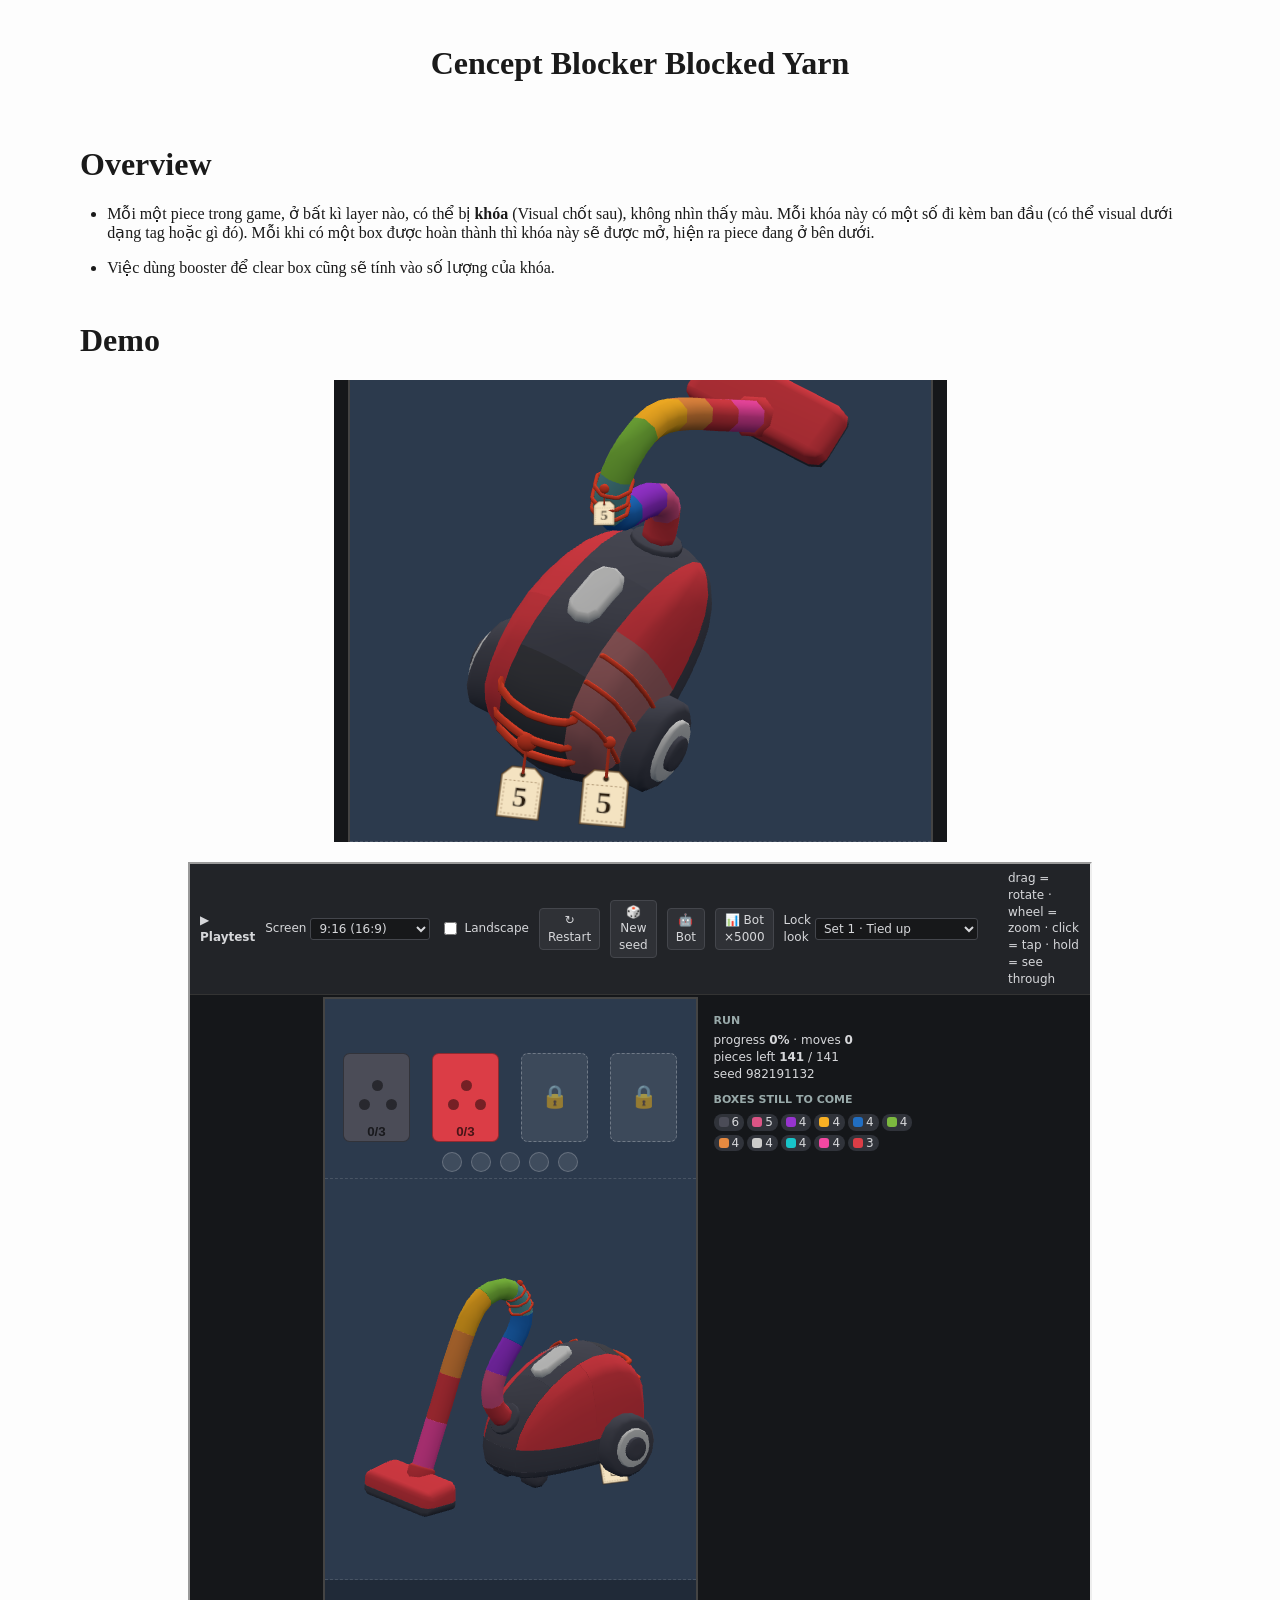
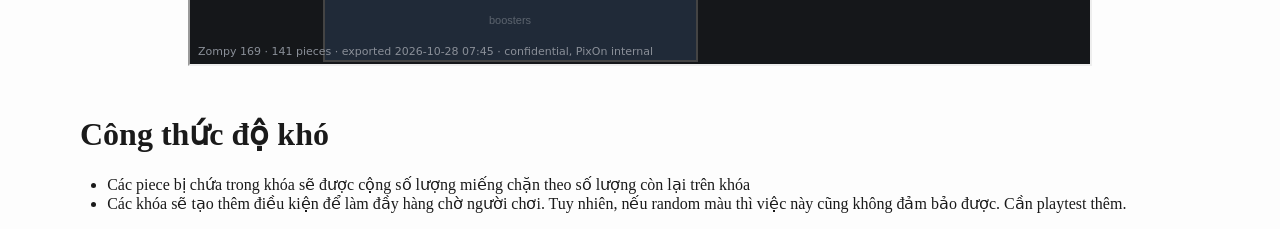
<file: report/locked_yarn/index.html>
<!DOCTYPE html>
<html xmlns="http://www.w3.org/1999/xhtml">
<head>
  <meta charset="utf-8" />
  <meta name="generator" content="pandoc 3.13" />
  <meta name="viewport" content="width=device-width, initial-scale=1.0, user-scalable=yes" />
  <title>Cencept Blocker Blocked Yarn</title>
  <style>
    /* Default styles provided by pandoc.
    ** See https://pandoc.org/MANUAL.html#variables-for-html for config info.
    */
    html {
      color: #1a1a1a;
      color: light-dark(#1a1a1a, #fdfdfd);
      background-color: #fdfdfd;
      background-color: light-dark(#fdfdfd, #1a1a1a);
      color-scheme: light dark;
    }
    body {
      margin: 0 auto;
      max-width: 36em;
      padding-left: 50px;
      padding-right: 50px;
      padding-top: 50px;
      padding-bottom: 50px;
      hyphens: auto;
      overflow-wrap: break-word;
      text-rendering: optimizeLegibility;
      font-kerning: normal;
    }
    @media (max-width: 600px) {
      body {
        font-size: 0.9em;
        padding: 12px;
      }
      h1 {
        font-size: 1.8em;
      }
    }
    @media print {
      html {
        color-scheme: light only;
      }
      html, body, pre, code {
        background-color: transparent;
      }
      body, a, a:visited, blockquote {
        color: black;
      }
      pre, code {
        padding: 0;
      }
      p, h2, h3 {
        orphans: 3;
        widows: 3;
      }
      h2, h3, h4 {
        page-break-after: avoid;
      }
    }
    p {
      margin: 1em 0;
    }
    a, a:visited {
      color: inherit;
    }
    img {
      max-width: 100%;
    }
    svg {
      height: auto;
      max-width: 100%;
    }
    h1, h2, h3, h4, h5, h6 {
      margin-top: 1.4em;
    }
    h5, h6 {
      font-size: 1em;
      font-style: italic;
    }
    h6 {
      font-weight: normal;
    }
    ol, ul {
      padding-left: 1.7em;
      margin-top: 1em;
    }
    li > ol, li > ul {
      margin-top: 0;
    }
    blockquote {
      margin: 1em 0 1em 1.7em;
      padding-left: 1em;
      border-left: 2px solid;
      border-color: #e6e6e6;
      border-color: light-dark(#e6e6e6, #4c4c4c);
      color: #606060;
      color: light-dark(#606060, #b6b6b6);
    }
    code {
      white-space: pre-wrap;
      font-family: Menlo, Monaco, Consolas, 'Lucida Console', monospace;
      font-size: 85%;
      margin: 0;
      hyphens: manual;
    }
    pre {
      margin: 1em 0;
      overflow: auto;
    }
    pre code {
      padding: 0;
      overflow: visible;
      overflow-wrap: normal;
    }
    .sourceCode {
     background-color: transparent;
     overflow: visible;
    }
    hr {
      border: none;
      border-top: 1px solid currentColor;
      height: 1px;
      margin: 1em 0;
    }
    table {
      margin: 1em 0;
      border-collapse: collapse;
      width: 100%;
      overflow-x: auto;
      display: block;
      font-variant-numeric: lining-nums tabular-nums;
    }
    table caption {
      margin-bottom: 0.75em;
    }
    tbody {
      margin-top: 0.5em;
      border-top: 1px solid currentColor;
      border-bottom: 1px solid currentColor;
    }
    th {
      border-top: 1px solid currentColor;
      padding: 0.25em 0.5em 0.25em 0.5em;
    }
    td {
      padding: 0.125em 0.5em 0.25em 0.5em;
    }
    header {
      margin-bottom: 4em;
      text-align: center;
    }
    #TOC li {
      list-style: none;
    }
    #TOC ul {
      padding-left: 1.3em;
    }
    #TOC > ul {
      padding-left: 0;
    }
    #TOC a:not(:hover) {
      text-decoration: none;
    }
    span.smallcaps{font-variant: small-caps;}
    div.columns{display: flex; gap: 1.5em;}
    div.column{flex: auto;}
    @media screen {
    div.columns{gap: min(4vw, 1.5em);}
    div.column{overflow-x: auto;}
    }
    div.hanging-indent{margin-left: 1.5em; text-indent: -1.5em;}
    /* The extra [class] is a hack that increases specificity enough to
       override a similar rule in reveal.js */
    ul.task-list[class]{list-style: none;}
    ul.task-list li input[type="checkbox"] {
      font-size: inherit;
      width: 0.8em;
      margin: 0 0.8em 0.2em -1.6em;
      vertical-align: middle;
    }
  </style>
  <style>
  body {
    max-width: 70em;      /* column width */
    margin: 0 auto;       /* auto left/right = center column */
    padding: 0 1em;
  }
  details { border: 1px solid #ccc; padding: 0.5em 1em; margin: 1em 0; }
  summary { cursor: pointer; font-weight: bold; }
  </style>
</head>
<body>
<header id="title-block-header">
<h1 class="title">Cencept Blocker Blocked Yarn</h1>
</header>
<h1 id="overview">Overview</h1>
<ul>
<li><p>Mỗi một piece trong game, ở bất kì layer nào, có thể bị
<strong>khóa</strong> (Visual chốt sau), không nhìn thấy màu. Mỗi khóa
này có một số đi kèm ban đầu (có thể visual dưới dạng tag hoặc gì đó).
Mỗi khi có một box được hoàn thành thì khóa này sẽ được mở, hiện ra
piece đang ở bên dưới.</p></li>
<li><p>Việc dùng booster để clear box cũng sẽ tính vào số lượng của
khóa.</p></li>
</ul>
<h1 id="demo">Demo</h1>
<div style="text-align:center">
<p><img src="./img.png" /></p>
<iframe src="play.html" width="900" height="800">
</iframe>
</div>
<h1 id="công-thức-độ-khó">Công thức độ khó</h1>
<ul>
<li>Các piece bị chứa trong khóa sẽ được cộng số lượng miếng chặn theo
số lượng còn lại trên khóa</li>
<li>Các khóa sẽ tạo thêm điều kiện để làm đầy hàng chờ người chơi. Tuy
nhiên, nếu random màu thì việc này cũng không đảm bảo được. Cần playtest
thêm.</li>
</ul>
</body>
</html>
</file>
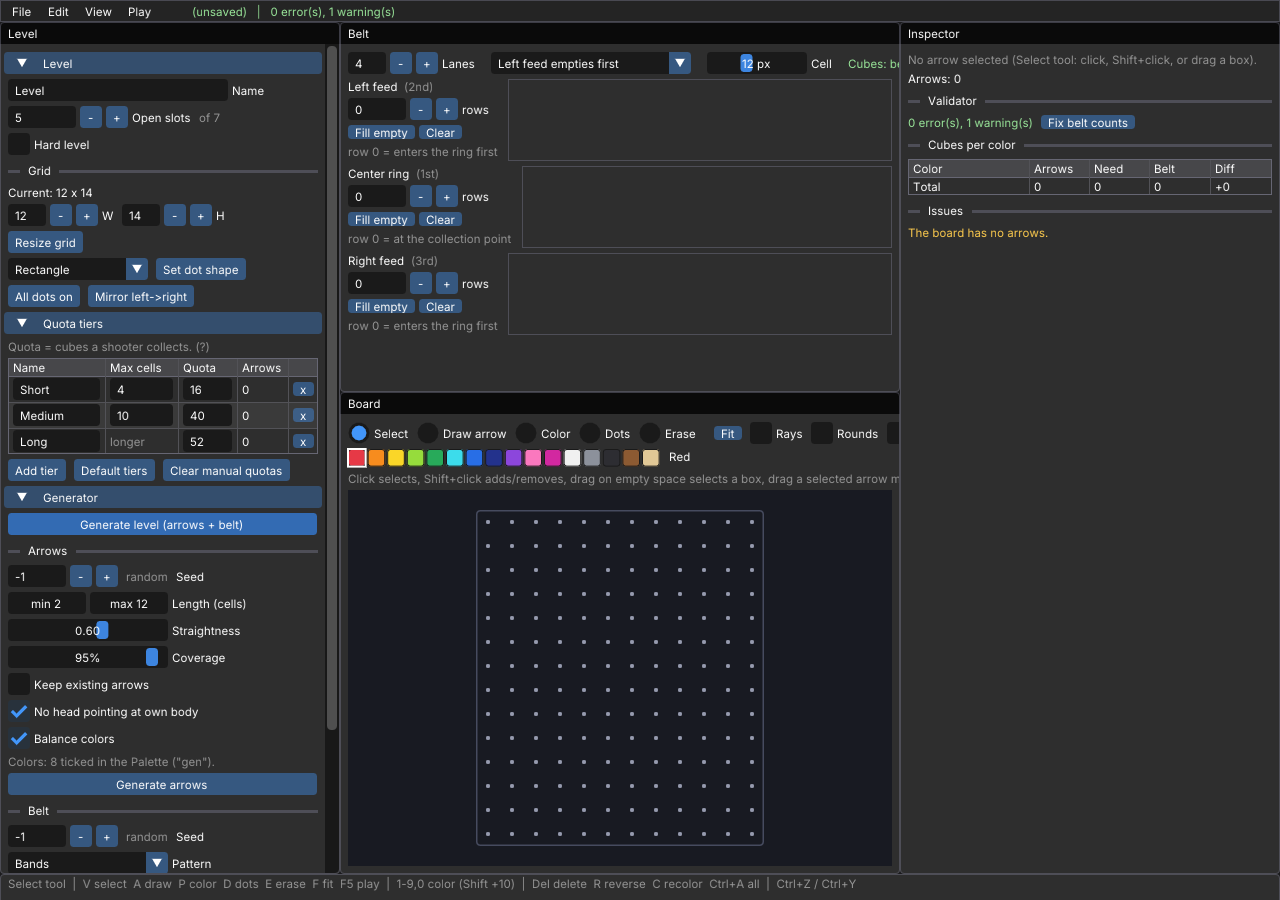
<file: aftool/afe.html>
<!doctypehtml><html lang=en><head><meta charset=utf-8><meta content="width=device-width,initial-scale=1,maximum-scale=1,user-scalable=no"name=viewport><title>Arrow Fever Level Editor</title><style>body,html{margin:0;padding:0;height:100%;overflow:hidden;background:#1a1a1c}#canvas{display:block;border:0;outline:0}#status{position:fixed;inset:0;display:flex;align-items:center;justify-content:center;color:#bbb;font:14px/1.4 system-ui,sans-serif;pointer-events:none}</style></head><body><canvas id=canvas oncontextmenu=event.preventDefault() tabindex=-1></canvas><div id=status>Loading…</div><script>var statusEl=document.getElementById("status"),Module={canvas:document.getElementById("canvas"),print:(...e)=>console.log(e.join(" ")),printErr:(...e)=>console.error(e.join(" ")),setStatus:e=>{statusEl.textContent=e,statusEl.style.display=e?"flex":"none"},onAbort:e=>Module.setStatus("Crashed: "+e+" (see console)")};Module.setStatus("Loading…"),window.addEventListener("error",()=>Module.setStatus("Error — see the browser console")),window.addEventListener("beforeunload",e=>{Module.afeDirty&&(e.preventDefault(),e.returnValue="")})</script><script async src=afe.js></script></body></html>
</file>
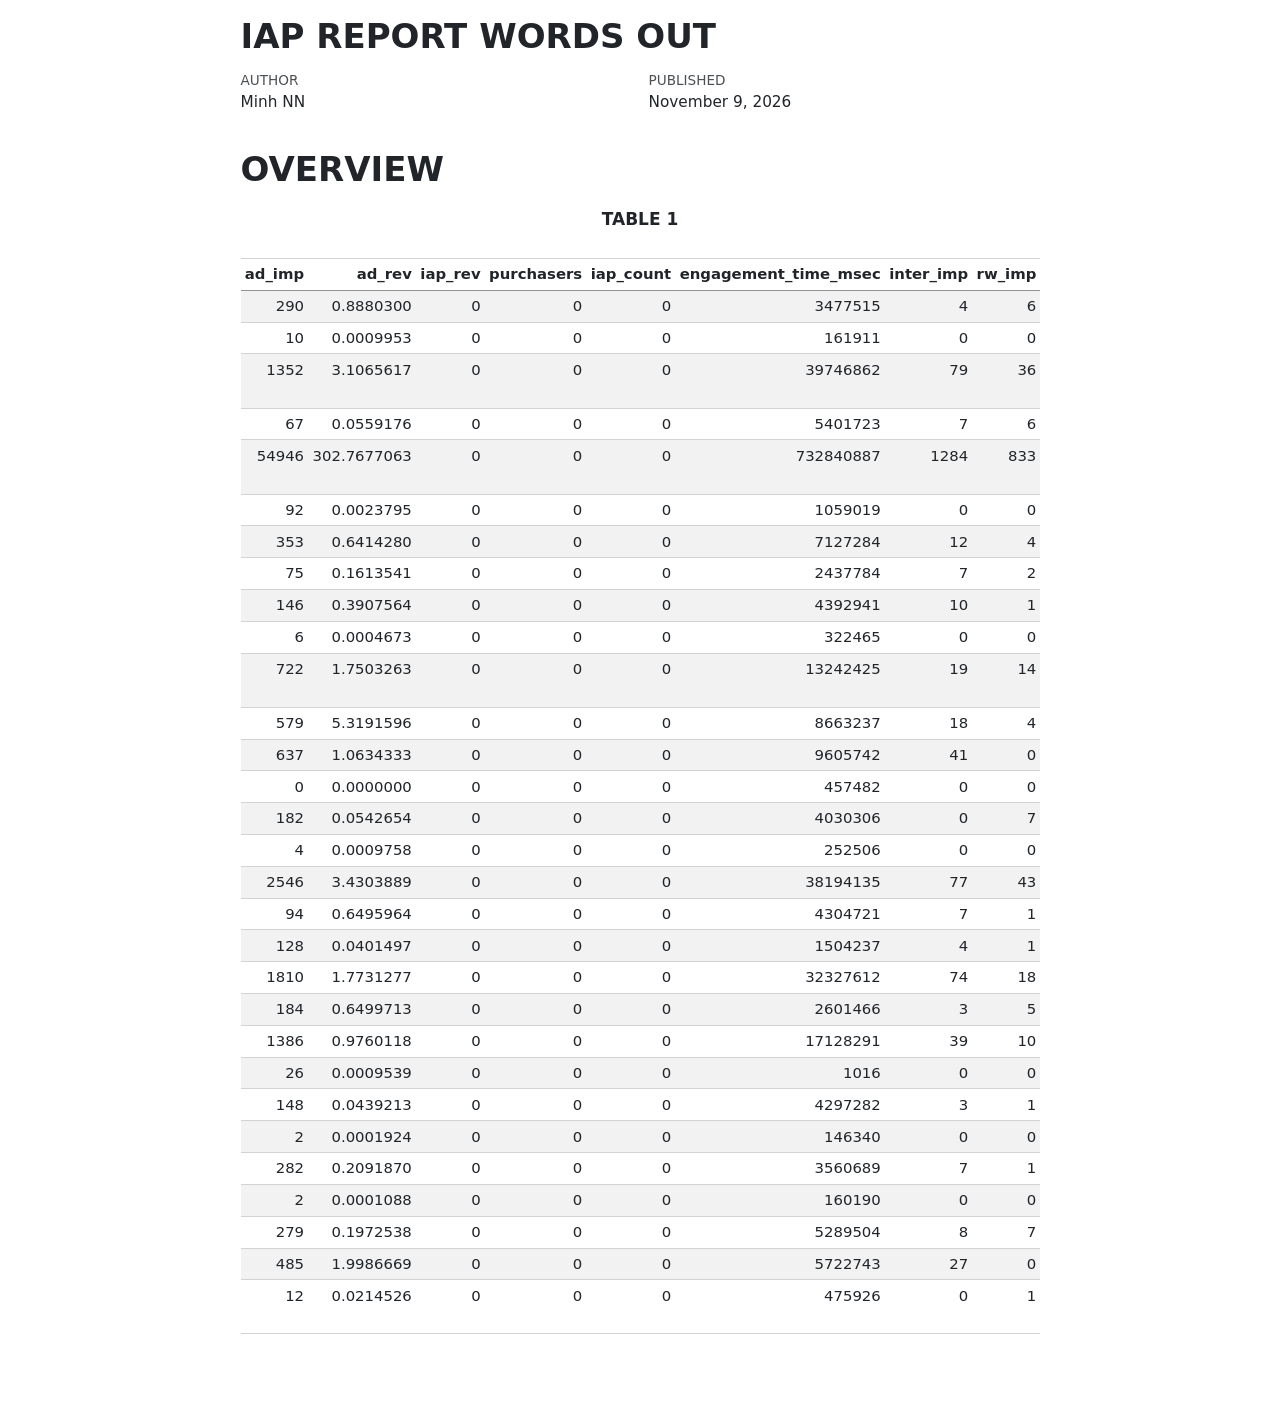
<file: report/report1109.html>
<!DOCTYPE html>
<html xmlns="http://www.w3.org/1999/xhtml" lang="en" xml:lang="en"><head>

<meta charset="utf-8">
<meta name="generator" content="quarto-1.9.37">

<meta name="viewport" content="width=device-width, initial-scale=1.0, user-scalable=yes">

<meta name="author" content="Minh NN">
<meta name="dcterms.date" content="2026-11-09">

<title>IAP REPORT WORDS OUT</title>
<style>
/* Default styles provided by pandoc.
** See https://pandoc.org/MANUAL.html#variables-for-html for config info.
*/
code{white-space: pre-wrap;}
span.smallcaps{font-variant: small-caps;}
div.columns{display: flex; gap: min(4vw, 1.5em);}
div.column{flex: auto; overflow-x: auto;}
div.hanging-indent{margin-left: 1.5em; text-indent: -1.5em;}
ul.task-list{list-style: none;}
ul.task-list li input[type="checkbox"] {
  width: 0.8em;
  margin: 0 0.8em 0.2em -1em; /* quarto-specific, see https://github.com/quarto-dev/quarto-cli/issues/4556 */ 
  vertical-align: middle;
}
</style>


<script src="report1109_files/libs/clipboard/clipboard.min.js"></script>
<script src="report1109_files/libs/quarto-html/quarto.js" type="module"></script>
<script src="report1109_files/libs/quarto-html/tabsets/tabsets.js" type="module"></script>
<script src="report1109_files/libs/quarto-html/popper.min.js"></script>
<script src="report1109_files/libs/quarto-html/tippy.umd.min.js"></script>
<script src="report1109_files/libs/quarto-html/anchor.min.js"></script>
<link href="report1109_files/libs/quarto-html/tippy.css" rel="stylesheet">
<link href="report1109_files/libs/quarto-html/quarto-syntax-highlighting-7f8f88aac4f3542376d5c11b86a4c14d.css" rel="stylesheet" id="quarto-text-highlighting-styles">
<script src="report1109_files/libs/bootstrap/bootstrap.min.js"></script>
<link href="report1109_files/libs/bootstrap/bootstrap-icons.css" rel="stylesheet">
<link href="report1109_files/libs/bootstrap/bootstrap-37523d1f248514cdf9d8763d1b361442.min.css" rel="stylesheet" append-hash="true" id="quarto-bootstrap" data-mode="light">
<script src="report1109_files/libs/kePrint-0.0.1/kePrint.js"></script>
<link href="report1109_files/libs/lightable-0.0.1/lightable.css" rel="stylesheet">


</head>

<body class="fullcontent quarto-light">

<div id="quarto-content" class="page-columns page-rows-contents page-layout-article">

<main class="content" id="quarto-document-content">

<header id="title-block-header" class="quarto-title-block default">
<div class="quarto-title">
<h1 class="title">IAP REPORT WORDS OUT</h1>
</div>



<div class="quarto-title-meta">

    <div>
    <div class="quarto-title-meta-heading">Author</div>
    <div class="quarto-title-meta-contents">
             <p>Minh NN </p>
          </div>
  </div>
    
    <div>
    <div class="quarto-title-meta-heading">Published</div>
    <div class="quarto-title-meta-contents">
      <p class="date">November 9, 2026</p>
    </div>
  </div>
  
    
  </div>
  


</header>


<style>
.caption, caption, .table-caption {
  text-align: left;
}
</style>
<section id="overview" class="level1">
<h1>OVERVIEW</h1>
<div style="text-align: center;">
<p><strong>TABLE 1</strong></p>
</div>
<div class="cell">
<div class="cell-output-display">
<table class="table caption-top table-sm table-striped small">
<thead>
<tr class="header">
<th style="text-align: right;" data-quarto-table-cell-role="th">ad_imp</th>
<th style="text-align: right;" data-quarto-table-cell-role="th">ad_rev</th>
<th style="text-align: right;" data-quarto-table-cell-role="th">iap_rev</th>
<th style="text-align: right;" data-quarto-table-cell-role="th">purchasers</th>
<th style="text-align: right;" data-quarto-table-cell-role="th">iap_count</th>
<th style="text-align: right;" data-quarto-table-cell-role="th">engagement_time_msec</th>
<th style="text-align: right;" data-quarto-table-cell-role="th">inter_imp</th>
<th style="text-align: right;" data-quarto-table-cell-role="th">rw_imp</th>
<th style="text-align: left;" data-quarto-table-cell-role="th">app_id</th>
<th style="text-align: left;" data-quarto-table-cell-role="th">event_date</th>
<th style="text-align: left;" data-quarto-table-cell-role="th">platform</th>
<th style="text-align: left;" data-quarto-table-cell-role="th">country</th>
<th style="text-align: left;" data-quarto-table-cell-role="th">version</th>
<th style="text-align: right;" data-quarto-table-cell-role="th">dau</th>
<th style="text-align: right;" data-quarto-table-cell-role="th">new_users</th>
<th style="text-align: right;" data-quarto-table-cell-role="th">total_sessions</th>
</tr>
</thead>
<tbody>
<tr class="odd">
<td style="text-align: right;">290</td>
<td style="text-align: right;">0.8880300</td>
<td style="text-align: right;">0</td>
<td style="text-align: right;">0</td>
<td style="text-align: right;">0</td>
<td style="text-align: right;">3477515</td>
<td style="text-align: right;">4</td>
<td style="text-align: right;">6</td>
<td style="text-align: left;">word.puzzle.letter.out</td>
<td style="text-align: left;">2026-08-28</td>
<td style="text-align: left;">IOS</td>
<td style="text-align: left;">Canada</td>
<td style="text-align: left;">2.0</td>
<td style="text-align: right;">1</td>
<td style="text-align: right;">0</td>
<td style="text-align: right;">4</td>
</tr>
<tr class="even">
<td style="text-align: right;">10</td>
<td style="text-align: right;">0.0009953</td>
<td style="text-align: right;">0</td>
<td style="text-align: right;">0</td>
<td style="text-align: right;">0</td>
<td style="text-align: right;">161911</td>
<td style="text-align: right;">0</td>
<td style="text-align: right;">0</td>
<td style="text-align: left;">word.puzzle.letter.out</td>
<td style="text-align: left;">2026-08-03</td>
<td style="text-align: left;">IOS</td>
<td style="text-align: left;">Pakistan</td>
<td style="text-align: left;">2.1</td>
<td style="text-align: right;">1</td>
<td style="text-align: right;">1</td>
<td style="text-align: right;">1</td>
</tr>
<tr class="odd">
<td style="text-align: right;">1352</td>
<td style="text-align: right;">3.1065617</td>
<td style="text-align: right;">0</td>
<td style="text-align: right;">0</td>
<td style="text-align: right;">0</td>
<td style="text-align: right;">39746862</td>
<td style="text-align: right;">79</td>
<td style="text-align: right;">36</td>
<td style="text-align: left;">word.puzzle.letter.out</td>
<td style="text-align: left;">2026-08-14</td>
<td style="text-align: left;">IOS</td>
<td style="text-align: left;">Saudi Arabia</td>
<td style="text-align: left;">2.1</td>
<td style="text-align: right;">15</td>
<td style="text-align: right;">4</td>
<td style="text-align: right;">25</td>
</tr>
<tr class="even">
<td style="text-align: right;">67</td>
<td style="text-align: right;">0.0559176</td>
<td style="text-align: right;">0</td>
<td style="text-align: right;">0</td>
<td style="text-align: right;">0</td>
<td style="text-align: right;">5401723</td>
<td style="text-align: right;">7</td>
<td style="text-align: right;">6</td>
<td style="text-align: left;">word.puzzle.letter.out</td>
<td style="text-align: left;">2026-09-05</td>
<td style="text-align: left;">IOS</td>
<td style="text-align: left;">Belgium</td>
<td style="text-align: left;">2.1</td>
<td style="text-align: right;">1</td>
<td style="text-align: right;">0</td>
<td style="text-align: right;">2</td>
</tr>
<tr class="odd">
<td style="text-align: right;">54946</td>
<td style="text-align: right;">302.7677063</td>
<td style="text-align: right;">0</td>
<td style="text-align: right;">0</td>
<td style="text-align: right;">0</td>
<td style="text-align: right;">732840887</td>
<td style="text-align: right;">1284</td>
<td style="text-align: right;">833</td>
<td style="text-align: left;">word.puzzle.letter.out</td>
<td style="text-align: left;">2026-08-25</td>
<td style="text-align: left;">IOS</td>
<td style="text-align: left;">United States</td>
<td style="text-align: left;">2.1</td>
<td style="text-align: right;">520</td>
<td style="text-align: right;">90</td>
<td style="text-align: right;">779</td>
</tr>
<tr class="even">
<td style="text-align: right;">92</td>
<td style="text-align: right;">0.0023795</td>
<td style="text-align: right;">0</td>
<td style="text-align: right;">0</td>
<td style="text-align: right;">0</td>
<td style="text-align: right;">1059019</td>
<td style="text-align: right;">0</td>
<td style="text-align: right;">0</td>
<td style="text-align: left;">word.puzzle.letter.out</td>
<td style="text-align: left;">2026-09-03</td>
<td style="text-align: left;">IOS</td>
<td style="text-align: left;">Netherlands</td>
<td style="text-align: left;">2.3</td>
<td style="text-align: right;">4</td>
<td style="text-align: right;">2</td>
<td style="text-align: right;">6</td>
</tr>
<tr class="odd">
<td style="text-align: right;">353</td>
<td style="text-align: right;">0.6414280</td>
<td style="text-align: right;">0</td>
<td style="text-align: right;">0</td>
<td style="text-align: right;">0</td>
<td style="text-align: right;">7127284</td>
<td style="text-align: right;">12</td>
<td style="text-align: right;">4</td>
<td style="text-align: left;">word.puzzle.letter.out</td>
<td style="text-align: left;">2026-08-13</td>
<td style="text-align: left;">IOS</td>
<td style="text-align: left;">Denmark</td>
<td style="text-align: left;">2.1</td>
<td style="text-align: right;">4</td>
<td style="text-align: right;">0</td>
<td style="text-align: right;">9</td>
</tr>
<tr class="even">
<td style="text-align: right;">75</td>
<td style="text-align: right;">0.1613541</td>
<td style="text-align: right;">0</td>
<td style="text-align: right;">0</td>
<td style="text-align: right;">0</td>
<td style="text-align: right;">2437784</td>
<td style="text-align: right;">7</td>
<td style="text-align: right;">2</td>
<td style="text-align: left;">word.puzzle.letter.out</td>
<td style="text-align: left;">2026-09-02</td>
<td style="text-align: left;">IOS</td>
<td style="text-align: left;">South Africa</td>
<td style="text-align: left;">2.3</td>
<td style="text-align: right;">1</td>
<td style="text-align: right;">0</td>
<td style="text-align: right;">2</td>
</tr>
<tr class="odd">
<td style="text-align: right;">146</td>
<td style="text-align: right;">0.3907564</td>
<td style="text-align: right;">0</td>
<td style="text-align: right;">0</td>
<td style="text-align: right;">0</td>
<td style="text-align: right;">4392941</td>
<td style="text-align: right;">10</td>
<td style="text-align: right;">1</td>
<td style="text-align: left;">word.puzzle.letter.out</td>
<td style="text-align: left;">2026-09-04</td>
<td style="text-align: left;">IOS</td>
<td style="text-align: left;">Netherlands</td>
<td style="text-align: left;">2.3</td>
<td style="text-align: right;">3</td>
<td style="text-align: right;">0</td>
<td style="text-align: right;">3</td>
</tr>
<tr class="even">
<td style="text-align: right;">6</td>
<td style="text-align: right;">0.0004673</td>
<td style="text-align: right;">0</td>
<td style="text-align: right;">0</td>
<td style="text-align: right;">0</td>
<td style="text-align: right;">322465</td>
<td style="text-align: right;">0</td>
<td style="text-align: right;">0</td>
<td style="text-align: left;">word.puzzle.letter.out</td>
<td style="text-align: left;">2026-08-14</td>
<td style="text-align: left;">ANDROID</td>
<td style="text-align: left;">Romania</td>
<td style="text-align: left;">2.1</td>
<td style="text-align: right;">1</td>
<td style="text-align: right;">1</td>
<td style="text-align: right;">2</td>
</tr>
<tr class="odd">
<td style="text-align: right;">722</td>
<td style="text-align: right;">1.7503263</td>
<td style="text-align: right;">0</td>
<td style="text-align: right;">0</td>
<td style="text-align: right;">0</td>
<td style="text-align: right;">13242425</td>
<td style="text-align: right;">19</td>
<td style="text-align: right;">14</td>
<td style="text-align: left;">word.puzzle.letter.out</td>
<td style="text-align: left;">2026-08-02</td>
<td style="text-align: left;">IOS</td>
<td style="text-align: left;">New Zealand</td>
<td style="text-align: left;">2.1</td>
<td style="text-align: right;">4</td>
<td style="text-align: right;">1</td>
<td style="text-align: right;">9</td>
</tr>
<tr class="even">
<td style="text-align: right;">579</td>
<td style="text-align: right;">5.3191596</td>
<td style="text-align: right;">0</td>
<td style="text-align: right;">0</td>
<td style="text-align: right;">0</td>
<td style="text-align: right;">8663237</td>
<td style="text-align: right;">18</td>
<td style="text-align: right;">4</td>
<td style="text-align: left;">word.puzzle.letter.out</td>
<td style="text-align: left;">2026-07-29</td>
<td style="text-align: left;">IOS</td>
<td style="text-align: left;">South Korea</td>
<td style="text-align: left;">2.0</td>
<td style="text-align: right;">3</td>
<td style="text-align: right;">0</td>
<td style="text-align: right;">7</td>
</tr>
<tr class="odd">
<td style="text-align: right;">637</td>
<td style="text-align: right;">1.0634333</td>
<td style="text-align: right;">0</td>
<td style="text-align: right;">0</td>
<td style="text-align: right;">0</td>
<td style="text-align: right;">9605742</td>
<td style="text-align: right;">41</td>
<td style="text-align: right;">0</td>
<td style="text-align: left;">word.puzzle.letter.out</td>
<td style="text-align: left;">2026-07-30</td>
<td style="text-align: left;">ANDROID</td>
<td style="text-align: left;">Vietnam</td>
<td style="text-align: left;">2.1</td>
<td style="text-align: right;">2</td>
<td style="text-align: right;">2</td>
<td style="text-align: right;">4</td>
</tr>
<tr class="even">
<td style="text-align: right;">0</td>
<td style="text-align: right;">0.0000000</td>
<td style="text-align: right;">0</td>
<td style="text-align: right;">0</td>
<td style="text-align: right;">0</td>
<td style="text-align: right;">457482</td>
<td style="text-align: right;">0</td>
<td style="text-align: right;">0</td>
<td style="text-align: left;">word.puzzle.letter.out</td>
<td style="text-align: left;">2026-08-27</td>
<td style="text-align: left;">ANDROID</td>
<td style="text-align: left;">Indonesia</td>
<td style="text-align: left;">2.3</td>
<td style="text-align: right;">1</td>
<td style="text-align: right;">0</td>
<td style="text-align: right;">1</td>
</tr>
<tr class="odd">
<td style="text-align: right;">182</td>
<td style="text-align: right;">0.0542654</td>
<td style="text-align: right;">0</td>
<td style="text-align: right;">0</td>
<td style="text-align: right;">0</td>
<td style="text-align: right;">4030306</td>
<td style="text-align: right;">0</td>
<td style="text-align: right;">7</td>
<td style="text-align: left;">word.puzzle.letter.out</td>
<td style="text-align: left;">2026-08-30</td>
<td style="text-align: left;">IOS</td>
<td style="text-align: left;">Hong Kong</td>
<td style="text-align: left;">2.1</td>
<td style="text-align: right;">1</td>
<td style="text-align: right;">0</td>
<td style="text-align: right;">4</td>
</tr>
<tr class="even">
<td style="text-align: right;">4</td>
<td style="text-align: right;">0.0009758</td>
<td style="text-align: right;">0</td>
<td style="text-align: right;">0</td>
<td style="text-align: right;">0</td>
<td style="text-align: right;">252506</td>
<td style="text-align: right;">0</td>
<td style="text-align: right;">0</td>
<td style="text-align: left;">word.puzzle.letter.out</td>
<td style="text-align: left;">2026-07-31</td>
<td style="text-align: left;">IOS</td>
<td style="text-align: left;">China</td>
<td style="text-align: left;">2.1</td>
<td style="text-align: right;">1</td>
<td style="text-align: right;">1</td>
<td style="text-align: right;">1</td>
</tr>
<tr class="odd">
<td style="text-align: right;">2546</td>
<td style="text-align: right;">3.4303889</td>
<td style="text-align: right;">0</td>
<td style="text-align: right;">0</td>
<td style="text-align: right;">0</td>
<td style="text-align: right;">38194135</td>
<td style="text-align: right;">77</td>
<td style="text-align: right;">43</td>
<td style="text-align: left;">word.puzzle.letter.out</td>
<td style="text-align: left;">2026-09-06</td>
<td style="text-align: left;">IOS</td>
<td style="text-align: left;">Mexico</td>
<td style="text-align: left;">2.3</td>
<td style="text-align: right;">13</td>
<td style="text-align: right;">0</td>
<td style="text-align: right;">26</td>
</tr>
<tr class="even">
<td style="text-align: right;">94</td>
<td style="text-align: right;">0.6495964</td>
<td style="text-align: right;">0</td>
<td style="text-align: right;">0</td>
<td style="text-align: right;">0</td>
<td style="text-align: right;">4304721</td>
<td style="text-align: right;">7</td>
<td style="text-align: right;">1</td>
<td style="text-align: left;">word.puzzle.letter.out</td>
<td style="text-align: left;">2026-08-11</td>
<td style="text-align: left;">IOS</td>
<td style="text-align: left;">Kuwait</td>
<td style="text-align: left;">2.1</td>
<td style="text-align: right;">4</td>
<td style="text-align: right;">1</td>
<td style="text-align: right;">5</td>
</tr>
<tr class="odd">
<td style="text-align: right;">128</td>
<td style="text-align: right;">0.0401497</td>
<td style="text-align: right;">0</td>
<td style="text-align: right;">0</td>
<td style="text-align: right;">0</td>
<td style="text-align: right;">1504237</td>
<td style="text-align: right;">4</td>
<td style="text-align: right;">1</td>
<td style="text-align: left;">word.puzzle.letter.out</td>
<td style="text-align: left;">2026-08-02</td>
<td style="text-align: left;">IOS</td>
<td style="text-align: left;">South Korea</td>
<td style="text-align: left;">2.1</td>
<td style="text-align: right;">2</td>
<td style="text-align: right;">0</td>
<td style="text-align: right;">3</td>
</tr>
<tr class="even">
<td style="text-align: right;">1810</td>
<td style="text-align: right;">1.7731277</td>
<td style="text-align: right;">0</td>
<td style="text-align: right;">0</td>
<td style="text-align: right;">0</td>
<td style="text-align: right;">32327612</td>
<td style="text-align: right;">74</td>
<td style="text-align: right;">18</td>
<td style="text-align: left;">word.puzzle.letter.out</td>
<td style="text-align: left;">2026-08-26</td>
<td style="text-align: left;">IOS</td>
<td style="text-align: left;">France</td>
<td style="text-align: left;">2.1</td>
<td style="text-align: right;">18</td>
<td style="text-align: right;">1</td>
<td style="text-align: right;">30</td>
</tr>
<tr class="odd">
<td style="text-align: right;">184</td>
<td style="text-align: right;">0.6499713</td>
<td style="text-align: right;">0</td>
<td style="text-align: right;">0</td>
<td style="text-align: right;">0</td>
<td style="text-align: right;">2601466</td>
<td style="text-align: right;">3</td>
<td style="text-align: right;">5</td>
<td style="text-align: left;">word.puzzle.letter.out</td>
<td style="text-align: left;">2026-08-26</td>
<td style="text-align: left;">IOS</td>
<td style="text-align: left;">Canada</td>
<td style="text-align: left;">1.0</td>
<td style="text-align: right;">2</td>
<td style="text-align: right;">1</td>
<td style="text-align: right;">4</td>
</tr>
<tr class="even">
<td style="text-align: right;">1386</td>
<td style="text-align: right;">0.9760118</td>
<td style="text-align: right;">0</td>
<td style="text-align: right;">0</td>
<td style="text-align: right;">0</td>
<td style="text-align: right;">17128291</td>
<td style="text-align: right;">39</td>
<td style="text-align: right;">10</td>
<td style="text-align: left;">word.puzzle.letter.out</td>
<td style="text-align: left;">2026-09-03</td>
<td style="text-align: left;">IOS</td>
<td style="text-align: left;">Russia</td>
<td style="text-align: left;">2.3</td>
<td style="text-align: right;">5</td>
<td style="text-align: right;">0</td>
<td style="text-align: right;">13</td>
</tr>
<tr class="odd">
<td style="text-align: right;">26</td>
<td style="text-align: right;">0.0009539</td>
<td style="text-align: right;">0</td>
<td style="text-align: right;">0</td>
<td style="text-align: right;">0</td>
<td style="text-align: right;">1016</td>
<td style="text-align: right;">0</td>
<td style="text-align: right;">0</td>
<td style="text-align: left;">word.puzzle.letter.out</td>
<td style="text-align: left;">2026-08-10</td>
<td style="text-align: left;">IOS</td>
<td style="text-align: left;">Azerbaijan</td>
<td style="text-align: left;">2.1</td>
<td style="text-align: right;">1</td>
<td style="text-align: right;">1</td>
<td style="text-align: right;">1</td>
</tr>
<tr class="even">
<td style="text-align: right;">148</td>
<td style="text-align: right;">0.0439213</td>
<td style="text-align: right;">0</td>
<td style="text-align: right;">0</td>
<td style="text-align: right;">0</td>
<td style="text-align: right;">4297282</td>
<td style="text-align: right;">3</td>
<td style="text-align: right;">1</td>
<td style="text-align: left;">word.puzzle.letter.out</td>
<td style="text-align: left;">2026-08-15</td>
<td style="text-align: left;">IOS</td>
<td style="text-align: left;">Indonesia</td>
<td style="text-align: left;">2.1</td>
<td style="text-align: right;">2</td>
<td style="text-align: right;">1</td>
<td style="text-align: right;">8</td>
</tr>
<tr class="odd">
<td style="text-align: right;">2</td>
<td style="text-align: right;">0.0001924</td>
<td style="text-align: right;">0</td>
<td style="text-align: right;">0</td>
<td style="text-align: right;">0</td>
<td style="text-align: right;">146340</td>
<td style="text-align: right;">0</td>
<td style="text-align: right;">0</td>
<td style="text-align: left;">word.puzzle.letter.out</td>
<td style="text-align: left;">2026-09-02</td>
<td style="text-align: left;">ANDROID</td>
<td style="text-align: left;">Spain</td>
<td style="text-align: left;">2.3</td>
<td style="text-align: right;">1</td>
<td style="text-align: right;">1</td>
<td style="text-align: right;">1</td>
</tr>
<tr class="even">
<td style="text-align: right;">282</td>
<td style="text-align: right;">0.2091870</td>
<td style="text-align: right;">0</td>
<td style="text-align: right;">0</td>
<td style="text-align: right;">0</td>
<td style="text-align: right;">3560689</td>
<td style="text-align: right;">7</td>
<td style="text-align: right;">1</td>
<td style="text-align: left;">word.puzzle.letter.out</td>
<td style="text-align: left;">2026-08-14</td>
<td style="text-align: left;">IOS</td>
<td style="text-align: left;">Brazil</td>
<td style="text-align: left;">2.1</td>
<td style="text-align: right;">3</td>
<td style="text-align: right;">1</td>
<td style="text-align: right;">5</td>
</tr>
<tr class="odd">
<td style="text-align: right;">2</td>
<td style="text-align: right;">0.0001088</td>
<td style="text-align: right;">0</td>
<td style="text-align: right;">0</td>
<td style="text-align: right;">0</td>
<td style="text-align: right;">160190</td>
<td style="text-align: right;">0</td>
<td style="text-align: right;">0</td>
<td style="text-align: left;">word.puzzle.letter.out</td>
<td style="text-align: left;">2026-08-25</td>
<td style="text-align: left;">IOS</td>
<td style="text-align: left;">Sweden</td>
<td style="text-align: left;">2.0</td>
<td style="text-align: right;">1</td>
<td style="text-align: right;">0</td>
<td style="text-align: right;">1</td>
</tr>
<tr class="even">
<td style="text-align: right;">279</td>
<td style="text-align: right;">0.1972538</td>
<td style="text-align: right;">0</td>
<td style="text-align: right;">0</td>
<td style="text-align: right;">0</td>
<td style="text-align: right;">5289504</td>
<td style="text-align: right;">8</td>
<td style="text-align: right;">7</td>
<td style="text-align: left;">word.puzzle.letter.out</td>
<td style="text-align: left;">2026-08-26</td>
<td style="text-align: left;">IOS</td>
<td style="text-align: left;">Austria</td>
<td style="text-align: left;">2.1</td>
<td style="text-align: right;">3</td>
<td style="text-align: right;">1</td>
<td style="text-align: right;">6</td>
</tr>
<tr class="odd">
<td style="text-align: right;">485</td>
<td style="text-align: right;">1.9986669</td>
<td style="text-align: right;">0</td>
<td style="text-align: right;">0</td>
<td style="text-align: right;">0</td>
<td style="text-align: right;">5722743</td>
<td style="text-align: right;">27</td>
<td style="text-align: right;">0</td>
<td style="text-align: left;">word.puzzle.letter.out</td>
<td style="text-align: left;">2026-07-31</td>
<td style="text-align: left;">IOS</td>
<td style="text-align: left;">Russia</td>
<td style="text-align: left;">2.1</td>
<td style="text-align: right;">8</td>
<td style="text-align: right;">6</td>
<td style="text-align: right;">8</td>
</tr>
<tr class="even">
<td style="text-align: right;">12</td>
<td style="text-align: right;">0.0214526</td>
<td style="text-align: right;">0</td>
<td style="text-align: right;">0</td>
<td style="text-align: right;">0</td>
<td style="text-align: right;">475926</td>
<td style="text-align: right;">0</td>
<td style="text-align: right;">1</td>
<td style="text-align: left;">word.puzzle.letter.out</td>
<td style="text-align: left;">2026-09-09</td>
<td style="text-align: left;">IOS</td>
<td style="text-align: left;">Saudi Arabia</td>
<td style="text-align: left;">2.1</td>
<td style="text-align: right;">1</td>
<td style="text-align: right;">0</td>
<td style="text-align: right;">1</td>
</tr>
</tbody>
</table>
</div>
</div>
</section>

</main>
<!-- /main column -->
<script id="quarto-html-after-body" type="application/javascript">
  window.document.addEventListener("DOMContentLoaded", function (event) {
    const icon = "";
    const anchorJS = new window.AnchorJS();
    anchorJS.options = {
      placement: 'right',
      icon: icon
    };
    anchorJS.add('.anchored');
    const isCodeAnnotation = (el) => {
      for (const clz of el.classList) {
        if (clz.startsWith('code-annotation-')) {                     
          return true;
        }
      }
      return false;
    }
    const onCopySuccess = function(e) {
      // button target
      const button = e.trigger;
      // don't keep focus
      button.blur();
      // flash "checked"
      button.classList.add('code-copy-button-checked');
      var currentTitle = button.getAttribute("title");
      button.setAttribute("title", "Copied!");
      let tooltip;
      if (window.bootstrap) {
        button.setAttribute("data-bs-toggle", "tooltip");
        button.setAttribute("data-bs-placement", "left");
        button.setAttribute("data-bs-title", "Copied!");
        tooltip = new bootstrap.Tooltip(button, 
          { trigger: "manual", 
            customClass: "code-copy-button-tooltip",
            offset: [0, -8]});
        tooltip.show();    
      }
      setTimeout(function() {
        if (tooltip) {
          tooltip.hide();
          button.removeAttribute("data-bs-title");
          button.removeAttribute("data-bs-toggle");
          button.removeAttribute("data-bs-placement");
        }
        button.setAttribute("title", currentTitle);
        button.classList.remove('code-copy-button-checked');
      }, 1000);
      // clear code selection
      e.clearSelection();
    }
    const getTextToCopy = function(trigger) {
      const outerScaffold = trigger.parentElement.cloneNode(true);
      const codeEl = outerScaffold.querySelector('code');
      for (const childEl of codeEl.children) {
        if (isCodeAnnotation(childEl)) {
          childEl.remove();
        }
      }
      return codeEl.innerText;
    }
    const clipboard = new window.ClipboardJS('.code-copy-button:not([data-in-quarto-modal])', {
      text: getTextToCopy
    });
    clipboard.on('success', onCopySuccess);
    if (window.document.getElementById('quarto-embedded-source-code-modal')) {
      const clipboardModal = new window.ClipboardJS('.code-copy-button[data-in-quarto-modal]', {
        text: getTextToCopy,
        container: window.document.getElementById('quarto-embedded-source-code-modal')
      });
      clipboardModal.on('success', onCopySuccess);
    }
      var localhostRegex = new RegExp(/^(?:http|https):\/\/localhost\:?[0-9]*\//);
      var mailtoRegex = new RegExp(/^mailto:/);
        var filterRegex = new RegExp('/' + window.location.host + '/');
      var isInternal = (href) => {
          return filterRegex.test(href) || localhostRegex.test(href) || mailtoRegex.test(href);
      }
      // Inspect non-navigation links and adorn them if external
     var links = window.document.querySelectorAll('a[href]:not(.nav-link):not(.navbar-brand):not(.toc-action):not(.sidebar-link):not(.sidebar-item-toggle):not(.pagination-link):not(.no-external):not([aria-hidden]):not(.dropdown-item):not(.quarto-navigation-tool):not(.about-link)');
      for (var i=0; i<links.length; i++) {
        const link = links[i];
        if (!isInternal(link.href)) {
          // undo the damage that might have been done by quarto-nav.js in the case of
          // links that we want to consider external
          if (link.dataset.originalHref !== undefined) {
            link.href = link.dataset.originalHref;
          }
        }
      }
    function tippyHover(el, contentFn, onTriggerFn, onUntriggerFn) {
      const config = {
        allowHTML: true,
        maxWidth: 500,
        delay: 100,
        arrow: false,
        appendTo: function(el) {
            return el.parentElement;
        },
        interactive: true,
        interactiveBorder: 10,
        theme: 'quarto',
        placement: 'bottom-start',
      };
      if (contentFn) {
        config.content = contentFn;
      }
      if (onTriggerFn) {
        config.onTrigger = onTriggerFn;
      }
      if (onUntriggerFn) {
        config.onUntrigger = onUntriggerFn;
      }
      window.tippy(el, config); 
    }
    const noterefs = window.document.querySelectorAll('a[role="doc-noteref"]');
    for (var i=0; i<noterefs.length; i++) {
      const ref = noterefs[i];
      tippyHover(ref, function() {
        // use id or data attribute instead here
        let href = ref.getAttribute('data-footnote-href') || ref.getAttribute('href');
        try { href = new URL(href).hash; } catch {}
        const id = href.replace(/^#\/?/, "");
        const note = window.document.getElementById(id);
        if (note) {
          return note.innerHTML;
        } else {
          return "";
        }
      });
    }
    const xrefs = window.document.querySelectorAll('a.quarto-xref');
    const processXRef = (id, note) => {
      // Strip column container classes
      const stripColumnClz = (el) => {
        el.classList.remove("page-full", "page-columns");
        if (el.children) {
          for (const child of el.children) {
            stripColumnClz(child);
          }
        }
      }
      stripColumnClz(note)
      if (id === null || id.startsWith('sec-')) {
        // Special case sections, only their first couple elements
        const container = document.createElement("div");
        if (note.children && note.children.length > 2) {
          container.appendChild(note.children[0].cloneNode(true));
          for (let i = 1; i < note.children.length; i++) {
            const child = note.children[i];
            if (child.tagName === "P" && child.innerText === "") {
              continue;
            } else {
              container.appendChild(child.cloneNode(true));
              break;
            }
          }
          if (window.Quarto?.typesetMath) {
            window.Quarto.typesetMath(container);
          }
          return container.innerHTML
        } else {
          if (window.Quarto?.typesetMath) {
            window.Quarto.typesetMath(note);
          }
          return note.innerHTML;
        }
      } else {
        // Remove any anchor links if they are present
        const anchorLink = note.querySelector('a.anchorjs-link');
        if (anchorLink) {
          anchorLink.remove();
        }
        if (window.Quarto?.typesetMath) {
          window.Quarto.typesetMath(note);
        }
        if (note.classList.contains("callout")) {
          return note.outerHTML;
        } else {
          return note.innerHTML;
        }
      }
    }
    for (var i=0; i<xrefs.length; i++) {
      const xref = xrefs[i];
      tippyHover(xref, undefined, function(instance) {
        instance.disable();
        let url = xref.getAttribute('href');
        let hash = undefined; 
        if (url.startsWith('#')) {
          hash = url;
        } else {
          try { hash = new URL(url).hash; } catch {}
        }
        if (hash) {
          const id = hash.replace(/^#\/?/, "");
          const note = window.document.getElementById(id);
          if (note !== null) {
            try {
              const html = processXRef(id, note.cloneNode(true));
              instance.setContent(html);
            } finally {
              instance.enable();
              instance.show();
            }
          } else {
            // See if we can fetch this
            fetch(url.split('#')[0])
            .then(res => res.text())
            .then(html => {
              const parser = new DOMParser();
              const htmlDoc = parser.parseFromString(html, "text/html");
              const note = htmlDoc.getElementById(id);
              if (note !== null) {
                const html = processXRef(id, note);
                instance.setContent(html);
              } 
            }).finally(() => {
              instance.enable();
              instance.show();
            });
          }
        } else {
          // See if we can fetch a full url (with no hash to target)
          // This is a special case and we should probably do some content thinning / targeting
          fetch(url)
          .then(res => res.text())
          .then(html => {
            const parser = new DOMParser();
            const htmlDoc = parser.parseFromString(html, "text/html");
            const note = htmlDoc.querySelector('main.content');
            if (note !== null) {
              // This should only happen for chapter cross references
              // (since there is no id in the URL)
              // remove the first header
              if (note.children.length > 0 && note.children[0].tagName === "HEADER") {
                note.children[0].remove();
              }
              const html = processXRef(null, note);
              instance.setContent(html);
            } 
          }).finally(() => {
            instance.enable();
            instance.show();
          });
        }
      }, function(instance) {
      });
    }
        let selectedAnnoteEl;
        const selectorForAnnotation = ( cell, annotation) => {
          let cellAttr = 'data-code-cell="' + cell + '"';
          let lineAttr = 'data-code-annotation="' +  annotation + '"';
          const selector = 'span[' + cellAttr + '][' + lineAttr + ']';
          return selector;
        }
        const selectCodeLines = (annoteEl) => {
          const doc = window.document;
          const targetCell = annoteEl.getAttribute("data-target-cell");
          const targetAnnotation = annoteEl.getAttribute("data-target-annotation");
          const annoteSpan = window.document.querySelector(selectorForAnnotation(targetCell, targetAnnotation));
          const lines = annoteSpan.getAttribute("data-code-lines").split(",");
          const lineIds = lines.map((line) => {
            return targetCell + "-" + line;
          })
          let top = null;
          let height = null;
          let parent = null;
          if (lineIds.length > 0) {
              //compute the position of the single el (top and bottom and make a div)
              const el = window.document.getElementById(lineIds[0]);
              top = el.offsetTop;
              height = el.offsetHeight;
              parent = el.parentElement.parentElement;
            if (lineIds.length > 1) {
              const lastEl = window.document.getElementById(lineIds[lineIds.length - 1]);
              const bottom = lastEl.offsetTop + lastEl.offsetHeight;
              height = bottom - top;
            }
            if (top !== null && height !== null && parent !== null) {
              // cook up a div (if necessary) and position it 
              let div = window.document.getElementById("code-annotation-line-highlight");
              if (div === null) {
                div = window.document.createElement("div");
                div.setAttribute("id", "code-annotation-line-highlight");
                div.style.position = 'absolute';
                parent.appendChild(div);
              }
              div.style.top = top - 2 + "px";
              div.style.height = height + 4 + "px";
              div.style.left = 0;
              let gutterDiv = window.document.getElementById("code-annotation-line-highlight-gutter");
              if (gutterDiv === null) {
                gutterDiv = window.document.createElement("div");
                gutterDiv.setAttribute("id", "code-annotation-line-highlight-gutter");
                gutterDiv.style.position = 'absolute';
                const codeCell = window.document.getElementById(targetCell);
                const gutter = codeCell.querySelector('.code-annotation-gutter');
                gutter.appendChild(gutterDiv);
              }
              gutterDiv.style.top = top - 2 + "px";
              gutterDiv.style.height = height + 4 + "px";
            }
            selectedAnnoteEl = annoteEl;
          }
        };
        const unselectCodeLines = () => {
          const elementsIds = ["code-annotation-line-highlight", "code-annotation-line-highlight-gutter"];
          elementsIds.forEach((elId) => {
            const div = window.document.getElementById(elId);
            if (div) {
              div.remove();
            }
          });
          selectedAnnoteEl = undefined;
        };
          // Handle positioning of the toggle
      window.addEventListener(
        "resize",
        throttle(() => {
          elRect = undefined;
          if (selectedAnnoteEl) {
            selectCodeLines(selectedAnnoteEl);
          }
        }, 10)
      );
      function throttle(fn, ms) {
      let throttle = false;
      let timer;
        return (...args) => {
          if(!throttle) { // first call gets through
              fn.apply(this, args);
              throttle = true;
          } else { // all the others get throttled
              if(timer) clearTimeout(timer); // cancel #2
              timer = setTimeout(() => {
                fn.apply(this, args);
                timer = throttle = false;
              }, ms);
          }
        };
      }
        // Attach click handler to the DT
        const annoteDls = window.document.querySelectorAll('dt[data-target-cell]');
        for (const annoteDlNode of annoteDls) {
          annoteDlNode.addEventListener('click', (event) => {
            const clickedEl = event.target;
            if (clickedEl !== selectedAnnoteEl) {
              unselectCodeLines();
              const activeEl = window.document.querySelector('dt[data-target-cell].code-annotation-active');
              if (activeEl) {
                activeEl.classList.remove('code-annotation-active');
              }
              selectCodeLines(clickedEl);
              clickedEl.classList.add('code-annotation-active');
            } else {
              // Unselect the line
              unselectCodeLines();
              clickedEl.classList.remove('code-annotation-active');
            }
          });
        }
    const findCites = (el) => {
      const parentEl = el.parentElement;
      if (parentEl) {
        const cites = parentEl.dataset.cites;
        if (cites) {
          return {
            el,
            cites: cites.split(' ')
          };
        } else {
          return findCites(el.parentElement)
        }
      } else {
        return undefined;
      }
    };
    var bibliorefs = window.document.querySelectorAll('a[role="doc-biblioref"]');
    for (var i=0; i<bibliorefs.length; i++) {
      const ref = bibliorefs[i];
      const citeInfo = findCites(ref);
      if (citeInfo) {
        tippyHover(citeInfo.el, function() {
          var popup = window.document.createElement('div');
          citeInfo.cites.forEach(function(cite) {
            var citeDiv = window.document.createElement('div');
            citeDiv.classList.add('hanging-indent');
            citeDiv.classList.add('csl-entry');
            var biblioDiv = window.document.getElementById('ref-' + cite);
            if (biblioDiv) {
              citeDiv.innerHTML = biblioDiv.innerHTML;
            }
            popup.appendChild(citeDiv);
          });
          return popup.innerHTML;
        });
      }
    }
  });
  </script>
</div> <!-- /content -->




</body></html>
</file>
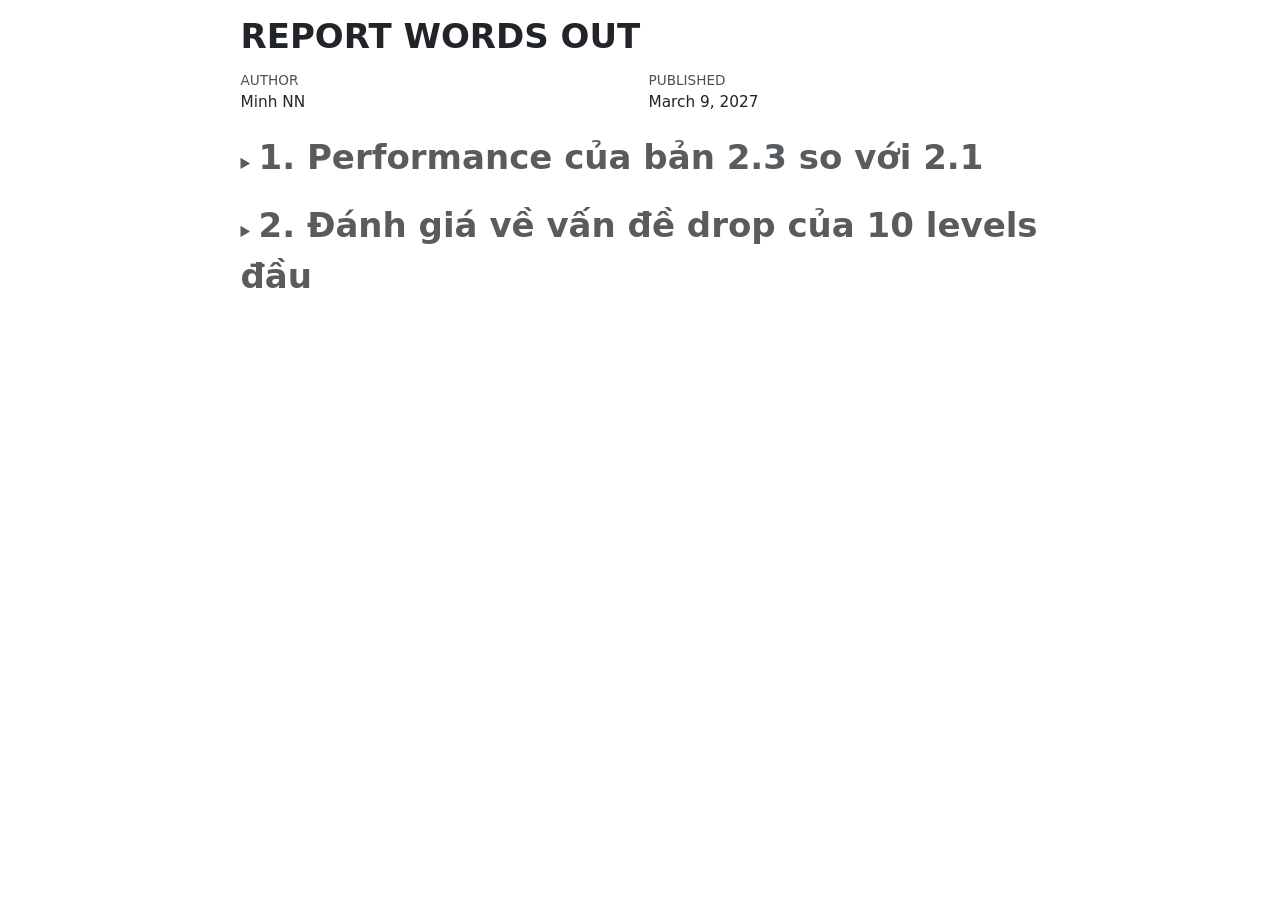
<file: report/output/html/1509.html>
<!DOCTYPE html>
<html xmlns="http://www.w3.org/1999/xhtml" lang="en" xml:lang="en"><head>

<meta charset="utf-8">
<meta name="generator" content="quarto-1.9.37">

<meta name="viewport" content="width=device-width, initial-scale=1.0, user-scalable=yes">

<meta name="author" content="Minh NN">
<meta name="dcterms.date" content="2027-03-09">

<title>REPORT WORDS OUT</title>
<style>
/* Default styles provided by pandoc.
** See https://pandoc.org/MANUAL.html#variables-for-html for config info.
*/
code{white-space: pre-wrap;}
span.smallcaps{font-variant: small-caps;}
div.columns{display: flex; gap: min(4vw, 1.5em);}
div.column{flex: auto; overflow-x: auto;}
div.hanging-indent{margin-left: 1.5em; text-indent: -1.5em;}
ul.task-list{list-style: none;}
ul.task-list li input[type="checkbox"] {
  width: 0.8em;
  margin: 0 0.8em 0.2em -1em; /* quarto-specific, see https://github.com/quarto-dev/quarto-cli/issues/4556 */ 
  vertical-align: middle;
}
</style>


<script src="1509_files/libs/clipboard/clipboard.min.js"></script>
<script src="1509_files/libs/quarto-html/quarto.js" type="module"></script>
<script src="1509_files/libs/quarto-html/tabsets/tabsets.js" type="module"></script>
<script src="1509_files/libs/quarto-html/popper.min.js"></script>
<script src="1509_files/libs/quarto-html/tippy.umd.min.js"></script>
<script src="1509_files/libs/quarto-html/anchor.min.js"></script>
<link href="1509_files/libs/quarto-html/tippy.css" rel="stylesheet">
<link href="1509_files/libs/quarto-html/quarto-syntax-highlighting-7f8f88aac4f3542376d5c11b86a4c14d.css" rel="stylesheet" id="quarto-text-highlighting-styles">
<script src="1509_files/libs/bootstrap/bootstrap.min.js"></script>
<link href="1509_files/libs/bootstrap/bootstrap-icons.css" rel="stylesheet">
<link href="1509_files/libs/bootstrap/bootstrap-37523d1f248514cdf9d8763d1b361442.min.css" rel="stylesheet" append-hash="true" id="quarto-bootstrap" data-mode="light">
<link href="1509_files/libs/htmltools-fill-0.5.9/fill.css" rel="stylesheet">
<script src="1509_files/libs/htmlwidgets-1.6.4/htmlwidgets.js"></script>
<script src="1509_files/libs/plotly-binding-4.12.0/plotly.js"></script>
<script src="1509_files/libs/typedarray-0.1/typedarray.min.js"></script>
<script src="1509_files/libs/jquery-3.5.1/jquery.min.js"></script>
<link href="1509_files/libs/crosstalk-1.2.2/css/crosstalk.min.css" rel="stylesheet">
<script src="1509_files/libs/crosstalk-1.2.2/js/crosstalk.min.js"></script>
<link href="1509_files/libs/plotly-htmlwidgets-css-2.25.2/plotly-htmlwidgets.css" rel="stylesheet">
<script src="1509_files/libs/plotly-main-2.25.2/plotly-latest.min.js"></script>


</head>

<body class="fullcontent quarto-light">

<div id="quarto-content" class="page-columns page-rows-contents page-layout-article">

<main class="content" id="quarto-document-content">

<header id="title-block-header" class="quarto-title-block default">
<div class="quarto-title">
<h1 class="title">REPORT WORDS OUT</h1>
</div>



<div class="quarto-title-meta">

    <div>
    <div class="quarto-title-meta-heading">Author</div>
    <div class="quarto-title-meta-contents">
             <p>Minh NN </p>
          </div>
  </div>
    
    <div>
    <div class="quarto-title-meta-heading">Published</div>
    <div class="quarto-title-meta-contents">
      <p class="date">March 9, 2027</p>
    </div>
  </div>
  
    
  </div>
  


</header>


<details>
<summary>
<span style="font-size:2em;font-weight:bold;">1. Performance của bản 2.3 so với 2.1</span>
</summary>
<blockquote class="blockquote">
<p>Số liệu của 15 ngày đầu tiên sau khi rollout của mỗi bản</p>
</blockquote>
<div class="cell">
<div class="cell-output-display">
<div class="plotly html-widget html-fill-item" id="htmlwidget-c624a519306d4ab2a0b5" style="width:100%;height:464px;"></div>
<script type="application/json" data-for="htmlwidget-c624a519306d4ab2a0b5">{"x":{"data":[{"x":[0,1,2,3,4,5,6,7,8,9,10,11,12,13,14],"y":[44.186046511627907,36.633663366336634,35.430463576158942,34.296028880866423,35.580524344569291,35.744680851063826,30.303030303030305,39.449541284403672,35.744680851063826,39.358600583090379,39.864864864864863,34.389140271493211,32.544378698224854,42,0],"text":["dx:  0<br />value: 44.186047<br />version: 2.1<br />metric: rrd1","dx:  1<br />value: 36.633663<br />version: 2.1<br />metric: rrd1","dx:  2<br />value: 35.430464<br />version: 2.1<br />metric: rrd1","dx:  3<br />value: 34.296029<br />version: 2.1<br />metric: rrd1","dx:  4<br />value: 35.580524<br />version: 2.1<br />metric: rrd1","dx:  5<br />value: 35.744681<br />version: 2.1<br />metric: rrd1","dx:  6<br />value: 30.303030<br />version: 2.1<br />metric: rrd1","dx:  7<br />value: 39.449541<br />version: 2.1<br />metric: rrd1","dx:  8<br />value: 35.744681<br />version: 2.1<br />metric: rrd1","dx:  9<br />value: 39.358601<br />version: 2.1<br />metric: rrd1","dx: 10<br />value: 39.864865<br />version: 2.1<br />metric: rrd1","dx: 11<br />value: 34.389140<br />version: 2.1<br />metric: rrd1","dx: 12<br />value: 32.544379<br />version: 2.1<br />metric: rrd1","dx: 13<br />value: 42.000000<br />version: 2.1<br />metric: rrd1","dx: 14<br />value:  0.000000<br />version: 2.1<br />metric: rrd1"],"type":"scatter","mode":"lines","line":{"width":3.7795275590551185,"color":"rgba(248,118,109,1)","dash":"solid"},"hoveron":"points","name":"(2.1,rrd1)","legendgroup":"(2.1,rrd1)","showlegend":true,"xaxis":"x","yaxis":"y","hoverinfo":"text","frame":null},{"x":[0,1,2,3,4,5,6,7,8,9,10,11,12,13,14],"y":[4.6511627906976747,8.9108910891089117,11.920529801324504,9.025270758122744,11.610486891385769,9.3617021276595747,9.6969696969696972,15.596330275229358,0,6.7055393586005829,11.486486486486486,10.859728506787331,12.42603550295858,16,13.368983957219251],"text":["dx:  0<br />value:  4.651163<br />version: 2.1<br />metric: rrd7","dx:  1<br />value:  8.910891<br />version: 2.1<br />metric: rrd7","dx:  2<br />value: 11.920530<br />version: 2.1<br />metric: rrd7","dx:  3<br />value:  9.025271<br />version: 2.1<br />metric: rrd7","dx:  4<br />value: 11.610487<br />version: 2.1<br />metric: rrd7","dx:  5<br />value:  9.361702<br />version: 2.1<br />metric: rrd7","dx:  6<br />value:  9.696970<br />version: 2.1<br />metric: rrd7","dx:  7<br />value: 15.596330<br />version: 2.1<br />metric: rrd7","dx:  8<br />value:  0.000000<br />version: 2.1<br />metric: rrd7","dx:  9<br />value:  6.705539<br />version: 2.1<br />metric: rrd7","dx: 10<br />value: 11.486486<br />version: 2.1<br />metric: rrd7","dx: 11<br />value: 10.859729<br />version: 2.1<br />metric: rrd7","dx: 12<br />value: 12.426036<br />version: 2.1<br />metric: rrd7","dx: 13<br />value: 16.000000<br />version: 2.1<br />metric: rrd7","dx: 14<br />value: 13.368984<br />version: 2.1<br />metric: rrd7"],"type":"scatter","mode":"lines","line":{"width":3.7795275590551185,"color":"rgba(248,118,109,1)","dash":"dash"},"hoveron":"points","name":"(2.1,rrd7)","legendgroup":"(2.1,rrd7)","showlegend":true,"xaxis":"x","yaxis":"y","hoverinfo":"text","frame":null},{"x":[0,1,2,3,4,5,6,7,8,9,10,11,12,13,14,15],"y":[80,10,14.285714285714286,0,50.877192982456137,36.021505376344088,37.012987012987011,39.215686274509807,41.777777777777779,34.710743801652896,38.888888888888886,40,37.06293706293706,39.751552795031053,34.920634920634917,30],"text":["dx:  0<br />value: 80.000000<br />version: 2.3<br />metric: rrd1","dx:  1<br />value: 10.000000<br />version: 2.3<br />metric: rrd1","dx:  2<br />value: 14.285714<br />version: 2.3<br />metric: rrd1","dx:  3<br />value:  0.000000<br />version: 2.3<br />metric: rrd1","dx:  4<br />value: 50.877193<br />version: 2.3<br />metric: rrd1","dx:  5<br />value: 36.021505<br />version: 2.3<br />metric: rrd1","dx:  6<br />value: 37.012987<br />version: 2.3<br />metric: rrd1","dx:  7<br />value: 39.215686<br />version: 2.3<br />metric: rrd1","dx:  8<br />value: 41.777778<br />version: 2.3<br />metric: rrd1","dx:  9<br />value: 34.710744<br />version: 2.3<br />metric: rrd1","dx: 10<br />value: 38.888889<br />version: 2.3<br />metric: rrd1","dx: 11<br />value: 40.000000<br />version: 2.3<br />metric: rrd1","dx: 12<br />value: 37.062937<br />version: 2.3<br />metric: rrd1","dx: 13<br />value: 39.751553<br />version: 2.3<br />metric: rrd1","dx: 14<br />value: 34.920635<br />version: 2.3<br />metric: rrd1","dx: 15<br />value: 30.000000<br />version: 2.3<br />metric: rrd1"],"type":"scatter","mode":"lines","line":{"width":3.7795275590551185,"color":"rgba(0,191,196,1)","dash":"solid"},"hoveron":"points","name":"(2.3,rrd1)","legendgroup":"(2.3,rrd1)","showlegend":true,"xaxis":"x","yaxis":"y","hoverinfo":"text","frame":null},{"x":[0,1,2,3,4,5,6,7,8,9,10,11,12,13,14,15],"y":[0,5,14.285714285714286,9.0909090909090917,8.7719298245614041,11.290322580645162,13.636363636363637,7.8431372549019605,13.777777777777779,11.983471074380166,12.777777777777779,18.666666666666668,10.48951048951049,4.9689440993788816,null,null],"text":["dx:  0<br />value:  0.000000<br />version: 2.3<br />metric: rrd7","dx:  1<br />value:  5.000000<br />version: 2.3<br />metric: rrd7","dx:  2<br />value: 14.285714<br />version: 2.3<br />metric: rrd7","dx:  3<br />value:  9.090909<br />version: 2.3<br />metric: rrd7","dx:  4<br />value:  8.771930<br />version: 2.3<br />metric: rrd7","dx:  5<br />value: 11.290323<br />version: 2.3<br />metric: rrd7","dx:  6<br />value: 13.636364<br />version: 2.3<br />metric: rrd7","dx:  7<br />value:  7.843137<br />version: 2.3<br />metric: rrd7","dx:  8<br />value: 13.777778<br />version: 2.3<br />metric: rrd7","dx:  9<br />value: 11.983471<br />version: 2.3<br />metric: rrd7","dx: 10<br />value: 12.777778<br />version: 2.3<br />metric: rrd7","dx: 11<br />value: 18.666667<br />version: 2.3<br />metric: rrd7","dx: 12<br />value: 10.489510<br />version: 2.3<br />metric: rrd7","dx: 13<br />value:  4.968944<br />version: 2.3<br />metric: rrd7","dx: 14<br />value:        NA<br />version: 2.3<br />metric: rrd7","dx: 15<br />value:        NA<br />version: 2.3<br />metric: rrd7"],"type":"scatter","mode":"lines","line":{"width":3.7795275590551185,"color":"rgba(0,191,196,1)","dash":"dash"},"hoveron":"points","name":"(2.3,rrd7)","legendgroup":"(2.3,rrd7)","showlegend":true,"xaxis":"x","yaxis":"y","hoverinfo":"text","frame":null}],"layout":{"margin":{"t":40.840182648401829,"r":7.3059360730593621,"b":37.260273972602747,"l":37.260273972602747},"plot_bgcolor":"rgba(235,235,235,1)","paper_bgcolor":"rgba(255,255,255,1)","font":{"color":"rgba(0,0,0,1)","family":"","size":14.611872146118724},"title":{"text":"Retention D1 & D7","font":{"color":"rgba(0,0,0,1)","family":"","size":17.534246575342465},"x":0,"xref":"paper"},"xaxis":{"domain":[0,1],"automargin":true,"type":"linear","autorange":false,"range":[-0.75,15.75],"tickmode":"array","ticktext":["0","1","2","3","4","5","6","7","8","9","10","11","12","13","14","15"],"tickvals":[0,1,2,3,4,5,6,7,8,9,10,11,12,13,14,15],"categoryorder":"array","categoryarray":["0","1","2","3","4","5","6","7","8","9","10","11","12","13","14","15"],"nticks":null,"ticks":"outside","tickcolor":"rgba(51,51,51,1)","ticklen":3.6529680365296811,"tickwidth":0.66417600664176002,"showticklabels":true,"tickfont":{"color":"rgba(77,77,77,1)","family":"","size":11.68949771689498},"tickangle":-0,"showline":false,"linecolor":null,"linewidth":0,"showgrid":true,"gridcolor":"rgba(255,255,255,1)","gridwidth":0.66417600664176002,"zeroline":false,"anchor":"y","title":{"text":"dx","font":{"color":"rgba(0,0,0,1)","family":"","size":14.611872146118724}},"hoverformat":".2f"},"yaxis":{"domain":[0,1],"automargin":true,"type":"linear","autorange":false,"range":[-4,84],"tickmode":"array","ticktext":["0","20","40","60","80"],"tickvals":[0,20,40,60,80],"categoryorder":"array","categoryarray":["0","20","40","60","80"],"nticks":null,"ticks":"outside","tickcolor":"rgba(51,51,51,1)","ticklen":3.6529680365296811,"tickwidth":0.66417600664176002,"showticklabels":true,"tickfont":{"color":"rgba(77,77,77,1)","family":"","size":11.68949771689498},"tickangle":-0,"showline":false,"linecolor":null,"linewidth":0,"showgrid":true,"gridcolor":"rgba(255,255,255,1)","gridwidth":0.66417600664176002,"zeroline":false,"anchor":"x","title":{"text":"value","font":{"color":"rgba(0,0,0,1)","family":"","size":14.611872146118724}},"hoverformat":".2f"},"shapes":[],"showlegend":true,"legend":{"bgcolor":"rgba(255,255,255,1)","bordercolor":"transparent","borderwidth":1.8897637795275593,"font":{"color":"rgba(0,0,0,1)","family":"","size":11.68949771689498},"title":{"text":"version<br />metric","font":{"color":"rgba(0,0,0,1)","family":"","size":14.611872146118724}}},"hovermode":"closest","barmode":"relative"},"config":{"doubleClick":"reset","modeBarButtonsToAdd":["hoverclosest","hovercompare"],"showSendToCloud":false},"source":"A","attrs":{"bf172e2def2":{"x":{},"y":{},"colour":{},"linetype":{},"type":"scatter"}},"cur_data":"bf172e2def2","visdat":{"bf172e2def2":["function (y) ","x"]},"highlight":{"on":"plotly_click","persistent":false,"dynamic":false,"selectize":false,"opacityDim":0.20000000000000001,"selected":{"opacity":1},"debounce":0},"shinyEvents":["plotly_hover","plotly_click","plotly_selected","plotly_relayout","plotly_brushed","plotly_brushing","plotly_clickannotation","plotly_doubleclick","plotly_deselect","plotly_afterplot","plotly_sunburstclick"],"base_url":"https://plot.ly"},"evals":[],"jsHooks":[]}</script>
</div>
<div class="cell-output-display">
<br><br>
</div>
<div class="cell-output-display">
<div class="plotly html-widget html-fill-item" id="htmlwidget-cbd5be0954c23d0ed192" style="width:100%;height:464px;"></div>
<script type="application/json" data-for="htmlwidget-cbd5be0954c23d0ed192">{"x":{"data":[{"x":[0,1,2,3,4,5,6,7,8,9,10,11,12,13,14],"y":[44,334,751,837,892,822,792,801,836,979,969,935,877,884,892],"text":["dx:  0<br />value:  44<br />version: 2.1<br />metric: dau","dx:  1<br />value: 334<br />version: 2.1<br />metric: dau","dx:  2<br />value: 751<br />version: 2.1<br />metric: dau","dx:  3<br />value: 837<br />version: 2.1<br />metric: dau","dx:  4<br />value: 892<br />version: 2.1<br />metric: dau","dx:  5<br />value: 822<br />version: 2.1<br />metric: dau","dx:  6<br />value: 792<br />version: 2.1<br />metric: dau","dx:  7<br />value: 801<br />version: 2.1<br />metric: dau","dx:  8<br />value: 836<br />version: 2.1<br />metric: dau","dx:  9<br />value: 979<br />version: 2.1<br />metric: dau","dx: 10<br />value: 969<br />version: 2.1<br />metric: dau","dx: 11<br />value: 935<br />version: 2.1<br />metric: dau","dx: 12<br />value: 877<br />version: 2.1<br />metric: dau","dx: 13<br />value: 884<br />version: 2.1<br />metric: dau","dx: 14<br />value: 892<br />version: 2.1<br />metric: dau"],"type":"scatter","mode":"lines","line":{"width":3.7795275590551185,"color":"rgba(248,118,109,1)","dash":"solid"},"hoveron":"points","name":"(2.1,dau)","legendgroup":"(2.1,dau)","showlegend":true,"xaxis":"x","yaxis":"y","hoverinfo":"text","frame":null},{"x":[0,1,2,3,4,5,6,7,8,9,10,11,12,13,14,15],"y":[47,303,554,545,566,753,739,750,819,928,879,822,846,830,820,853],"text":["dx:  0<br />value:  47<br />version: 2.3<br />metric: dau","dx:  1<br />value: 303<br />version: 2.3<br />metric: dau","dx:  2<br />value: 554<br />version: 2.3<br />metric: dau","dx:  3<br />value: 545<br />version: 2.3<br />metric: dau","dx:  4<br />value: 566<br />version: 2.3<br />metric: dau","dx:  5<br />value: 753<br />version: 2.3<br />metric: dau","dx:  6<br />value: 739<br />version: 2.3<br />metric: dau","dx:  7<br />value: 750<br />version: 2.3<br />metric: dau","dx:  8<br />value: 819<br />version: 2.3<br />metric: dau","dx:  9<br />value: 928<br />version: 2.3<br />metric: dau","dx: 10<br />value: 879<br />version: 2.3<br />metric: dau","dx: 11<br />value: 822<br />version: 2.3<br />metric: dau","dx: 12<br />value: 846<br />version: 2.3<br />metric: dau","dx: 13<br />value: 830<br />version: 2.3<br />metric: dau","dx: 14<br />value: 820<br />version: 2.3<br />metric: dau","dx: 15<br />value: 853<br />version: 2.3<br />metric: dau"],"type":"scatter","mode":"lines","line":{"width":3.7795275590551185,"color":"rgba(0,191,196,1)","dash":"solid"},"hoveron":"points","name":"(2.3,dau)","legendgroup":"(2.3,dau)","showlegend":true,"xaxis":"x","yaxis":"y","hoverinfo":"text","frame":null}],"layout":{"margin":{"t":40.840182648401829,"r":7.3059360730593621,"b":37.260273972602747,"l":48.949771689497723},"plot_bgcolor":"rgba(235,235,235,1)","paper_bgcolor":"rgba(255,255,255,1)","font":{"color":"rgba(0,0,0,1)","family":"","size":14.611872146118724},"title":{"text":"DAU","font":{"color":"rgba(0,0,0,1)","family":"","size":17.534246575342465},"x":0,"xref":"paper"},"xaxis":{"domain":[0,1],"automargin":true,"type":"linear","autorange":false,"range":[-0.75,15.75],"tickmode":"array","ticktext":["0","1","2","3","4","5","6","7","8","9","10","11","12","13","14","15"],"tickvals":[0,1,2,3,4,5,6,7,8,9,10,11,12,13,14,15],"categoryorder":"array","categoryarray":["0","1","2","3","4","5","6","7","8","9","10","11","12","13","14","15"],"nticks":null,"ticks":"outside","tickcolor":"rgba(51,51,51,1)","ticklen":3.6529680365296811,"tickwidth":0.66417600664176002,"showticklabels":true,"tickfont":{"color":"rgba(77,77,77,1)","family":"","size":11.68949771689498},"tickangle":-0,"showline":false,"linecolor":null,"linewidth":0,"showgrid":true,"gridcolor":"rgba(255,255,255,1)","gridwidth":0.66417600664176002,"zeroline":false,"anchor":"y","title":{"text":"dx","font":{"color":"rgba(0,0,0,1)","family":"","size":14.611872146118724}},"hoverformat":".2f"},"yaxis":{"domain":[0,1],"automargin":true,"type":"linear","autorange":false,"range":[-2.75,1025.75],"tickmode":"array","ticktext":["0","250","500","750","1000"],"tickvals":[0,250,500,750,1000],"categoryorder":"array","categoryarray":["0","250","500","750","1000"],"nticks":null,"ticks":"outside","tickcolor":"rgba(51,51,51,1)","ticklen":3.6529680365296811,"tickwidth":0.66417600664176002,"showticklabels":true,"tickfont":{"color":"rgba(77,77,77,1)","family":"","size":11.68949771689498},"tickangle":-0,"showline":false,"linecolor":null,"linewidth":0,"showgrid":true,"gridcolor":"rgba(255,255,255,1)","gridwidth":0.66417600664176002,"zeroline":false,"anchor":"x","title":{"text":"value","font":{"color":"rgba(0,0,0,1)","family":"","size":14.611872146118724}},"hoverformat":".2f"},"shapes":[],"showlegend":true,"legend":{"bgcolor":"rgba(255,255,255,1)","bordercolor":"transparent","borderwidth":1.8897637795275593,"font":{"color":"rgba(0,0,0,1)","family":"","size":11.68949771689498},"title":{"text":"version<br />metric","font":{"color":"rgba(0,0,0,1)","family":"","size":14.611872146118724}}},"hovermode":"closest","barmode":"relative"},"config":{"doubleClick":"reset","modeBarButtonsToAdd":["hoverclosest","hovercompare"],"showSendToCloud":false},"source":"A","attrs":{"bf1758048f45":{"x":{},"y":{},"colour":{},"linetype":{},"type":"scatter"}},"cur_data":"bf1758048f45","visdat":{"bf1758048f45":["function (y) ","x"]},"highlight":{"on":"plotly_click","persistent":false,"dynamic":false,"selectize":false,"opacityDim":0.20000000000000001,"selected":{"opacity":1},"debounce":0},"shinyEvents":["plotly_hover","plotly_click","plotly_selected","plotly_relayout","plotly_brushed","plotly_brushing","plotly_clickannotation","plotly_doubleclick","plotly_deselect","plotly_afterplot","plotly_sunburstclick"],"base_url":"https://plot.ly"},"evals":[],"jsHooks":[]}</script>
</div>
<div class="cell-output-display">
<br><br>
</div>
<div class="cell-output-display">
<div class="plotly html-widget html-fill-item" id="htmlwidget-1e004b3b98153bf85fa9" style="width:100%;height:464px;"></div>
<script type="application/json" data-for="htmlwidget-1e004b3b98153bf85fa9">{"x":{"data":[{"orientation":"v","width":[0.90000000000000036,0.90000000000000036,0.90000000000000036,0.89999999999999858,0.89999999999999858,0.89999999999999858,0.89999999999999991,0.90000000000000036,0.89999999999999947,0.89999999999999858,0.89999999999999858,0.90000000000000013,0.90000000000000036,0.89999999999999858,0.90000000000000002],"base":[21.969999999999999,7.9900000000000002,0,28.712223891164577,31.026394202623123,28.669646862434806,0,60.750372524236752,35.640472830017728,20.969999999999999,68.284060971258313,7.9900000000000002,36.814898311521134,4.9900000000000002,0],"x":[6,5,3,13,12,14,1,7,8,10,9,2,4,11,0],"y":[502.35210459034556,542.100585281039,540.71116696672959,469.37411810160626,407.91388284591312,551.62135471420982,245.07340505596937,421.81609051054073,367.78730113648544,442.0818184004371,515.13877610750467,385.51078977494757,598.71004475349946,530.86582130629665,9.5331108252854477],"text":["dx:  6<br />rev: 502.352105<br />rev_type: ad_rev","dx:  5<br />rev: 542.100585<br />rev_type: ad_rev","dx:  3<br />rev: 540.711167<br />rev_type: ad_rev","dx: 13<br />rev: 469.374118<br />rev_type: ad_rev","dx: 12<br />rev: 407.913883<br />rev_type: ad_rev","dx: 14<br />rev: 551.621355<br />rev_type: ad_rev","dx:  1<br />rev: 245.073405<br />rev_type: ad_rev","dx:  7<br />rev: 421.816091<br />rev_type: ad_rev","dx:  8<br />rev: 367.787301<br />rev_type: ad_rev","dx: 10<br />rev: 442.081818<br />rev_type: ad_rev","dx:  9<br />rev: 515.138776<br />rev_type: ad_rev","dx:  2<br />rev: 385.510790<br />rev_type: ad_rev","dx:  4<br />rev: 598.710045<br />rev_type: ad_rev","dx: 11<br />rev: 530.865821<br />rev_type: ad_rev","dx:  0<br />rev:   9.533111<br />rev_type: ad_rev"],"type":"bar","textposition":"none","marker":{"autocolorscale":false,"color":"rgba(248,118,109,1)","line":{"width":1.8897637795275593,"color":"transparent"}},"name":"ad_rev","legendgroup":"ad_rev","showlegend":true,"xaxis":"x","yaxis":"y","hoverinfo":"text","frame":null},{"orientation":"v","width":[0.89999999999999947,0.90000000000000036,0.89999999999999858,0.89999999999999858,0.90000000000000013,0.89999999999999858,0.89999999999999858,0.90000000000000036,0.89999999999999991,0.89999999999999858,0.90000000000000036,0.90000000000000036,0.89999999999999858,0.90000000000000002,0.89999999999999858,0.90000000000000036],"base":[112.63925293312728,49.497171015569933,12.98,35.92253889122675,0,12.791355103674084,7.9900000000000002,2.1438256030136884,4.9900000000000002,9.9800000000000004,3.98,7.9900000000000002,22.942857398588131,0,32.459630989375199,0],"x":[8,7,9,10,2,12,13,4,1,15,5,3,14,0,11,6],"y":[313.46830138276323,380.91657367844698,360.27086236127093,430.89482255466868,180.08379056273361,417.09510605151058,376.59203944179609,214.38579207026785,106.9297105871636,384.22507399820654,402.41288288813337,160.14363958849449,355.18992841044064,33.077147906971049,403.2235512806559,290.52256730108837],"text":["dx:  8<br />rev: 313.468301<br />rev_type: ad_rev","dx:  7<br />rev: 380.916574<br />rev_type: ad_rev","dx:  9<br />rev: 360.270862<br />rev_type: ad_rev","dx: 10<br />rev: 430.894823<br />rev_type: ad_rev","dx:  2<br />rev: 180.083791<br />rev_type: ad_rev","dx: 12<br />rev: 417.095106<br />rev_type: ad_rev","dx: 13<br />rev: 376.592039<br />rev_type: ad_rev","dx:  4<br />rev: 214.385792<br />rev_type: ad_rev","dx:  1<br />rev: 106.929711<br />rev_type: ad_rev","dx: 15<br />rev: 384.225074<br />rev_type: ad_rev","dx:  5<br />rev: 402.412883<br />rev_type: ad_rev","dx:  3<br />rev: 160.143640<br />rev_type: ad_rev","dx: 14<br />rev: 355.189928<br />rev_type: ad_rev","dx:  0<br />rev:  33.077148<br />rev_type: ad_rev","dx: 11<br />rev: 403.223551<br />rev_type: ad_rev","dx:  6<br />rev: 290.522567<br />rev_type: ad_rev"],"type":"bar","textposition":"none","marker":{"autocolorscale":false,"color":"rgba(248,118,109,1)","line":{"width":1.8897637795275593,"color":"transparent"}},"name":"ad_rev","legendgroup":"ad_rev","showlegend":false,"xaxis":"x2","yaxis":"y","hoverinfo":"text","frame":null},{"orientation":"v","width":[0.90000000000000036,0.90000000000000036,0.90000000000000036,0.89999999999999858,0.89999999999999858,0.89999999999999858,0.89999999999999991,0.90000000000000036,0.89999999999999947,0.89999999999999858,0.89999999999999858,0.90000000000000013,0.90000000000000036,0.89999999999999858,0.90000000000000002],"base":[0,0,0,0,0,0,0,0,0,0,0,0,0,0,0],"x":[6,5,3,13,12,14,1,7,8,10,9,2,4,11,0],"y":[21.969999999999999,7.9900000000000002,0,28.712223891164577,31.026394202623123,28.669646862434806,0,60.750372524236752,35.640472830017728,20.969999999999999,68.284060971258313,7.9900000000000002,36.814898311521134,4.9900000000000002,0],"text":["dx:  6<br />rev:  21.970000<br />rev_type: iap_rev","dx:  5<br />rev:   7.990000<br />rev_type: iap_rev","dx:  3<br />rev:   0.000000<br />rev_type: iap_rev","dx: 13<br />rev:  28.712224<br />rev_type: iap_rev","dx: 12<br />rev:  31.026394<br />rev_type: iap_rev","dx: 14<br />rev:  28.669647<br />rev_type: iap_rev","dx:  1<br />rev:   0.000000<br />rev_type: iap_rev","dx:  7<br />rev:  60.750373<br />rev_type: iap_rev","dx:  8<br />rev:  35.640473<br />rev_type: iap_rev","dx: 10<br />rev:  20.970000<br />rev_type: iap_rev","dx:  9<br />rev:  68.284061<br />rev_type: iap_rev","dx:  2<br />rev:   7.990000<br />rev_type: iap_rev","dx:  4<br />rev:  36.814898<br />rev_type: iap_rev","dx: 11<br />rev:   4.990000<br />rev_type: iap_rev","dx:  0<br />rev:   0.000000<br />rev_type: iap_rev"],"type":"bar","textposition":"none","marker":{"autocolorscale":false,"color":"rgba(0,191,196,1)","line":{"width":1.8897637795275593,"color":"transparent"}},"name":"iap_rev","legendgroup":"iap_rev","showlegend":true,"xaxis":"x","yaxis":"y","hoverinfo":"text","frame":null},{"orientation":"v","width":[0.89999999999999947,0.90000000000000036,0.89999999999999858,0.89999999999999858,0.90000000000000013,0.89999999999999858,0.89999999999999858,0.90000000000000036,0.89999999999999991,0.89999999999999858,0.90000000000000036,0.90000000000000036,0.89999999999999858,0.90000000000000002,0.89999999999999858,0.90000000000000036],"base":[0,0,0,0,0,0,0,0,0,0,0,0,0,0,0,0],"x":[8,7,9,10,2,12,13,4,1,15,5,3,14,0,11,6],"y":[112.63925293312728,49.497171015569933,12.98,35.92253889122675,0,12.791355103674084,7.9900000000000002,2.1438256030136884,4.9900000000000002,9.9800000000000004,3.98,7.9900000000000002,22.942857398588131,0,32.459630989375199,0],"text":["dx:  8<br />rev: 112.639253<br />rev_type: iap_rev","dx:  7<br />rev:  49.497171<br />rev_type: iap_rev","dx:  9<br />rev:  12.980000<br />rev_type: iap_rev","dx: 10<br />rev:  35.922539<br />rev_type: iap_rev","dx:  2<br />rev:   0.000000<br />rev_type: iap_rev","dx: 12<br />rev:  12.791355<br />rev_type: iap_rev","dx: 13<br />rev:   7.990000<br />rev_type: iap_rev","dx:  4<br />rev:   2.143826<br />rev_type: iap_rev","dx:  1<br />rev:   4.990000<br />rev_type: iap_rev","dx: 15<br />rev:   9.980000<br />rev_type: iap_rev","dx:  5<br />rev:   3.980000<br />rev_type: iap_rev","dx:  3<br />rev:   7.990000<br />rev_type: iap_rev","dx: 14<br />rev:  22.942857<br />rev_type: iap_rev","dx:  0<br />rev:   0.000000<br />rev_type: iap_rev","dx: 11<br />rev:  32.459631<br />rev_type: iap_rev","dx:  6<br />rev:   0.000000<br />rev_type: iap_rev"],"type":"bar","textposition":"none","marker":{"autocolorscale":false,"color":"rgba(0,191,196,1)","line":{"width":1.8897637795275593,"color":"transparent"}},"name":"iap_rev","legendgroup":"iap_rev","showlegend":false,"xaxis":"x2","yaxis":"y","hoverinfo":"text","frame":null}],"layout":{"margin":{"t":52.529680365296812,"r":7.3059360730593621,"b":37.260273972602747,"l":43.105022831050235},"plot_bgcolor":"rgba(235,235,235,1)","paper_bgcolor":"rgba(255,255,255,1)","font":{"color":"rgba(0,0,0,1)","family":"","size":14.611872146118724},"title":{"text":"Ads & IAP Rev","font":{"color":"rgba(0,0,0,1)","family":"","size":17.534246575342465},"x":0,"xref":"paper"},"xaxis":{"domain":[0,0.49592302674494454],"automargin":true,"type":"linear","autorange":false,"range":[-1.2449999999999999,16.244999999999997],"tickmode":"array","ticktext":["0","1","2","3","4","5","6","7","8","9","10","11","12","13","14","15"],"tickvals":[0,1.0000000000000002,2,3,4,5,6,6.9999999999999991,8.0000000000000018,9,10,11,12,13,14,15.000000000000002],"categoryorder":"array","categoryarray":["0","1","2","3","4","5","6","7","8","9","10","11","12","13","14","15"],"nticks":null,"ticks":"outside","tickcolor":"rgba(51,51,51,1)","ticklen":3.6529680365296811,"tickwidth":0.66417600664176002,"showticklabels":true,"tickfont":{"color":"rgba(77,77,77,1)","family":"","size":11.68949771689498},"tickangle":-0,"showline":false,"linecolor":null,"linewidth":0,"showgrid":true,"gridcolor":"rgba(255,255,255,1)","gridwidth":0.66417600664176002,"zeroline":false,"anchor":"y","title":"","hoverformat":".2f"},"annotations":[{"text":"dx","x":0.5,"y":0,"showarrow":false,"ax":0,"ay":0,"font":{"color":"rgba(0,0,0,1)","family":"","size":14.611872146118724},"xref":"paper","yref":"paper","textangle":-0,"xanchor":"center","yanchor":"top","annotationType":"axis","yshift":-21.917808219178088},{"text":"rev","x":0,"y":0.5,"showarrow":false,"ax":0,"ay":0,"font":{"color":"rgba(0,0,0,1)","family":"","size":14.611872146118724},"xref":"paper","yref":"paper","textangle":-90,"xanchor":"right","yanchor":"center","annotationType":"axis","xshift":-27.762557077625573},{"text":"2.1","x":0.24796151337247227,"y":1,"showarrow":false,"ax":0,"ay":0,"font":{"color":"rgba(26,26,26,1)","family":"","size":11.68949771689498},"xref":"paper","yref":"paper","textangle":-0,"xanchor":"center","yanchor":"bottom"},{"text":"2.3","x":0.7520384866275277,"y":1,"showarrow":false,"ax":0,"ay":0,"font":{"color":"rgba(26,26,26,1)","family":"","size":11.68949771689498},"xref":"paper","yref":"paper","textangle":-0,"xanchor":"center","yanchor":"bottom"}],"yaxis":{"domain":[0,1],"automargin":true,"type":"linear","autorange":false,"range":[-31.776247153251031,667.30119021827159],"tickmode":"array","ticktext":["0","200","400","600"],"tickvals":[0,200,400.00000000000006,600],"categoryorder":"array","categoryarray":["0","200","400","600"],"nticks":null,"ticks":"outside","tickcolor":"rgba(51,51,51,1)","ticklen":3.6529680365296811,"tickwidth":0.66417600664176002,"showticklabels":true,"tickfont":{"color":"rgba(77,77,77,1)","family":"","size":11.68949771689498},"tickangle":-0,"showline":false,"linecolor":null,"linewidth":0,"showgrid":true,"gridcolor":"rgba(255,255,255,1)","gridwidth":0.66417600664176002,"zeroline":false,"anchor":"x","title":"","hoverformat":".2f"},"shapes":[{"type":"rect","fillcolor":"rgba(217,217,217,1)","line":{"color":"transparent","width":0.66417600664176002,"linetype":"solid"},"yref":"paper","xref":"paper","layer":"below","x0":0,"x1":0.49592302674494454,"y0":0,"y1":23.37899543378996,"yanchor":1,"ysizemode":"pixel"},{"type":"rect","fillcolor":"rgba(217,217,217,1)","line":{"color":"transparent","width":0.66417600664176002,"linetype":"solid"},"yref":"paper","xref":"paper","layer":"below","x0":0.5040769732550554,"x1":1,"y0":0,"y1":23.37899543378996,"yanchor":1,"ysizemode":"pixel"}],"xaxis2":{"type":"linear","autorange":false,"range":[-1.2449999999999999,16.244999999999997],"tickmode":"array","ticktext":["0","1","2","3","4","5","6","7","8","9","10","11","12","13","14","15"],"tickvals":[0,1.0000000000000002,2,3,4,5,6,6.9999999999999991,8.0000000000000018,9,10,11,12,13,14,15.000000000000002],"categoryorder":"array","categoryarray":["0","1","2","3","4","5","6","7","8","9","10","11","12","13","14","15"],"nticks":null,"ticks":"outside","tickcolor":"rgba(51,51,51,1)","ticklen":3.6529680365296811,"tickwidth":0.66417600664176002,"showticklabels":true,"tickfont":{"color":"rgba(77,77,77,1)","family":"","size":11.68949771689498},"tickangle":-0,"showline":false,"linecolor":null,"linewidth":0,"showgrid":true,"domain":[0.5040769732550554,1],"gridcolor":"rgba(255,255,255,1)","gridwidth":0.66417600664176002,"zeroline":false,"anchor":"y","title":"","hoverformat":".2f"},"showlegend":true,"legend":{"bgcolor":"rgba(255,255,255,1)","bordercolor":"transparent","borderwidth":1.8897637795275593,"font":{"color":"rgba(0,0,0,1)","family":"","size":11.68949771689498},"title":{"text":"rev_type","font":{"color":"rgba(0,0,0,1)","family":"","size":14.611872146118724}}},"hovermode":"closest","barmode":"relative"},"config":{"doubleClick":"reset","modeBarButtonsToAdd":["hoverclosest","hovercompare"],"showSendToCloud":false},"source":"A","attrs":{"bf17750432e4":{"x":{},"y":{},"fill":{},"type":"bar"}},"cur_data":"bf17750432e4","visdat":{"bf17750432e4":["function (y) ","x"]},"highlight":{"on":"plotly_click","persistent":false,"dynamic":false,"selectize":false,"opacityDim":0.20000000000000001,"selected":{"opacity":1},"debounce":0},"shinyEvents":["plotly_hover","plotly_click","plotly_selected","plotly_relayout","plotly_brushed","plotly_brushing","plotly_clickannotation","plotly_doubleclick","plotly_deselect","plotly_afterplot","plotly_sunburstclick"],"base_url":"https://plot.ly"},"evals":[],"jsHooks":[]}</script>
</div>
</div>
<details style="background-color:#f5f5f5">
<summary>
<i>IAA rev của 10 lv đầu</i>
</summary>
<div class="cell">
<div class="cell-output-display">
<div class="plotly html-widget html-fill-item" id="htmlwidget-3af16ea46761288ff075" style="width:100%;height:464px;"></div>
<script type="application/json" data-for="htmlwidget-3af16ea46761288ff075">{"x":{"data":[{"orientation":"v","width":[0.44999999999999996,0.44999999999999929,0.44999999999999929,0.45000000000000018,0.45000000000000018,0.44999999999999929,0.44999999999999996,0.44999999999999929,0.44999999999999929,0.44999999999999929,0.45000000000000018],"base":[0,0,0,0,0,0,0,0,0,0,0],"x":[0.77500000000000002,4.7750000000000004,8.7750000000000004,1.7749999999999999,2.7749999999999999,7.7750000000000004,-0.22499999999999998,5.7750000000000004,6.7750000000000004,9.7750000000000004,3.7749999999999999],"y":[0.44293027679569769,348.04357793619977,298.61751814698863,6.8147855994225282,8.3143095253319181,208.78713609055978,0,250.79697223946167,238.36240326953998,352.87634219949047,5.6785501665253681],"text":["level:  1<br />ad_revenue:   0.4429303<br />version: 2.1","level:  5<br />ad_revenue: 348.0435779<br />version: 2.1","level:  9<br />ad_revenue: 298.6175181<br />version: 2.1","level:  2<br />ad_revenue:   6.8147856<br />version: 2.1","level:  3<br />ad_revenue:   8.3143095<br />version: 2.1","level:  8<br />ad_revenue: 208.7871361<br />version: 2.1","level:  0<br />ad_revenue:   0.0000000<br />version: 2.1","level:  6<br />ad_revenue: 250.7969722<br />version: 2.1","level:  7<br />ad_revenue: 238.3624033<br />version: 2.1","level: 10<br />ad_revenue: 352.8763422<br />version: 2.1","level:  4<br />ad_revenue:   5.6785502<br />version: 2.1"],"type":"bar","textposition":"none","marker":{"autocolorscale":false,"color":"rgba(248,118,109,1)","line":{"width":1.8897637795275593,"color":"transparent"}},"name":"2.1","legendgroup":"2.1","showlegend":true,"xaxis":"x","yaxis":"y","hoverinfo":"text","frame":null},{"orientation":"v","width":[0.44999999999999929,0.44999999999999996,0.45000000000000018,0.45000000000000018,0.44999999999999929,0.44999999999999973,0.44999999999999929,0.44999999999999929,0.44999999999999929,0.45000000000000018,0.44999999999999929],"base":[0,0,0,0,0,0,0,0,0,0,0],"x":[7.2249999999999996,0.22499999999999998,1.2250000000000001,2.2250000000000001,8.2249999999999996,4.2249999999999996,10.225,6.2249999999999996,5.2249999999999996,3.2250000000000001,9.2249999999999996],"y":[66.744341829021863,0,0.29121365246259168,2.9800485288461505,48.781417911226924,8.025060128124009,242.58629086122676,53.972313649419284,58.565660045099357,26.856372641702947,221.48139397520131],"text":["level:  7<br />ad_revenue:  66.7443418<br />version: 2.3","level:  0<br />ad_revenue:   0.0000000<br />version: 2.3","level:  1<br />ad_revenue:   0.2912137<br />version: 2.3","level:  2<br />ad_revenue:   2.9800485<br />version: 2.3","level:  8<br />ad_revenue:  48.7814179<br />version: 2.3","level:  4<br />ad_revenue:   8.0250601<br />version: 2.3","level: 10<br />ad_revenue: 242.5862909<br />version: 2.3","level:  6<br />ad_revenue:  53.9723136<br />version: 2.3","level:  5<br />ad_revenue:  58.5656600<br />version: 2.3","level:  3<br />ad_revenue:  26.8563726<br />version: 2.3","level:  9<br />ad_revenue: 221.4813940<br />version: 2.3"],"type":"bar","textposition":"none","marker":{"autocolorscale":false,"color":"rgba(0,191,196,1)","line":{"width":1.8897637795275593,"color":"transparent"}},"name":"2.3","legendgroup":"2.3","showlegend":true,"xaxis":"x","yaxis":"y","hoverinfo":"text","frame":null}],"layout":{"margin":{"t":23.305936073059364,"r":7.3059360730593621,"b":37.260273972602747,"l":43.105022831050235},"plot_bgcolor":"#f5f5f5","paper_bgcolor":"#f5f5f5","font":{"color":"rgba(0,0,0,1)","family":"","size":14.611872146118724},"xaxis":{"domain":[0,1],"automargin":true,"type":"linear","autorange":false,"range":[-0.99499999999999988,10.994999999999999],"tickmode":"array","ticktext":["0","1","2","3","4","5","6","7","8","9","10"],"tickvals":[1.1102230246251565e-16,0.99999999999999978,2,3,4,5,5.9999999999999991,7,7.9999999999999991,9,10],"categoryorder":"array","categoryarray":["0","1","2","3","4","5","6","7","8","9","10"],"nticks":null,"ticks":"outside","tickcolor":"rgba(51,51,51,1)","ticklen":3.6529680365296811,"tickwidth":0.66417600664176002,"showticklabels":true,"tickfont":{"color":"rgba(77,77,77,1)","family":"","size":11.68949771689498},"tickangle":-0,"showline":false,"linecolor":null,"linewidth":0,"showgrid":true,"gridcolor":"rgba(255,255,255,1)","gridwidth":0.66417600664176002,"zeroline":false,"anchor":"y","title":{"text":"level","font":{"color":"rgba(0,0,0,1)","family":"","size":14.611872146118724}},"hoverformat":".2f"},"yaxis":{"domain":[0,1],"automargin":true,"type":"linear","autorange":false,"range":[-17.643817109974524,370.52015930946499],"tickmode":"array","ticktext":["0","100","200","300"],"tickvals":[0,100,200,300],"categoryorder":"array","categoryarray":["0","100","200","300"],"nticks":null,"ticks":"outside","tickcolor":"rgba(51,51,51,1)","ticklen":3.6529680365296811,"tickwidth":0.66417600664176002,"showticklabels":true,"tickfont":{"color":"rgba(77,77,77,1)","family":"","size":11.68949771689498},"tickangle":-0,"showline":false,"linecolor":null,"linewidth":0,"showgrid":true,"gridcolor":"rgba(255,255,255,1)","gridwidth":0.66417600664176002,"zeroline":false,"anchor":"x","title":{"text":"ad_revenue","font":{"color":"rgba(0,0,0,1)","family":"","size":14.611872146118724}},"hoverformat":".2f"},"shapes":[],"showlegend":true,"legend":{"bgcolor":"rgba(255,255,255,1)","bordercolor":"transparent","borderwidth":1.8897637795275593,"font":{"color":"rgba(0,0,0,1)","family":"","size":11.68949771689498},"title":{"text":"version","font":{"color":"rgba(0,0,0,1)","family":"","size":14.611872146118724}}},"hovermode":"closest","barmode":"relative"},"config":{"doubleClick":"reset","modeBarButtonsToAdd":["hoverclosest","hovercompare"],"showSendToCloud":false},"source":"A","attrs":{"bf177723405d":{"x":{},"y":{},"fill":{},"type":"bar"}},"cur_data":"bf177723405d","visdat":{"bf177723405d":["function (y) ","x"]},"highlight":{"on":"plotly_click","persistent":false,"dynamic":false,"selectize":false,"opacityDim":0.20000000000000001,"selected":{"opacity":1},"debounce":0},"shinyEvents":["plotly_hover","plotly_click","plotly_selected","plotly_relayout","plotly_brushed","plotly_brushing","plotly_clickannotation","plotly_doubleclick","plotly_deselect","plotly_afterplot","plotly_sunburstclick"],"base_url":"https://plot.ly"},"evals":[],"jsHooks":[]}</script>
</div>
<div class="cell-output-display">
<div class="plotly html-widget html-fill-item" id="htmlwidget-286d67c9897a6ae1df3e" style="width:100%;height:464px;"></div>
<script type="application/json" data-for="htmlwidget-286d67c9897a6ae1df3e">{"x":{"data":[{"orientation":"v","width":[0.44999999999999996,0.44999999999999929,0.44999999999999929,0.45000000000000018,0.45000000000000018,0.44999999999999929,0.44999999999999996,0.44999999999999929,0.44999999999999929,0.44999999999999929,0.45000000000000018],"base":[0,0,0,0,0,0,0,0,0,0,0],"x":[0.77500000000000002,4.7750000000000004,8.7750000000000004,1.7749999999999999,2.7749999999999999,7.7750000000000004,-0.22499999999999998,5.7750000000000004,6.7750000000000004,9.7750000000000004,3.7749999999999999],"y":[3318,2872,1909,3242,3165,2083,3360,2568,2332,1727,3036],"text":["level:  1<br />start_users: 3318<br />version: 2.1","level:  5<br />start_users: 2872<br />version: 2.1","level:  9<br />start_users: 1909<br />version: 2.1","level:  2<br />start_users: 3242<br />version: 2.1","level:  3<br />start_users: 3165<br />version: 2.1","level:  8<br />start_users: 2083<br />version: 2.1","level:  0<br />start_users: 3360<br />version: 2.1","level:  6<br />start_users: 2568<br />version: 2.1","level:  7<br />start_users: 2332<br />version: 2.1","level: 10<br />start_users: 1727<br />version: 2.1","level:  4<br />start_users: 3036<br />version: 2.1"],"type":"bar","textposition":"none","marker":{"autocolorscale":false,"color":"rgba(248,118,109,1)","line":{"width":1.8897637795275593,"color":"transparent"}},"name":"2.1","legendgroup":"2.1","showlegend":true,"xaxis":"x","yaxis":"y","hoverinfo":"text","frame":null},{"orientation":"v","width":[0.44999999999999929,0.44999999999999996,0.45000000000000018,0.45000000000000018,0.44999999999999929,0.44999999999999973,0.44999999999999929,0.44999999999999929,0.44999999999999929,0.45000000000000018,0.44999999999999929],"base":[0,0,0,0,0,0,0,0,0,0,0],"x":[7.2249999999999996,0.22499999999999998,1.2250000000000001,2.2250000000000001,8.2249999999999996,4.2249999999999996,10.225,6.2249999999999996,5.2249999999999996,3.2250000000000001,9.2249999999999996],"y":[1414,1998,1913,1855,1278,1708,1048,1505,1616,1801,1190],"text":["level:  7<br />start_users: 1414<br />version: 2.3","level:  0<br />start_users: 1998<br />version: 2.3","level:  1<br />start_users: 1913<br />version: 2.3","level:  2<br />start_users: 1855<br />version: 2.3","level:  8<br />start_users: 1278<br />version: 2.3","level:  4<br />start_users: 1708<br />version: 2.3","level: 10<br />start_users: 1048<br />version: 2.3","level:  6<br />start_users: 1505<br />version: 2.3","level:  5<br />start_users: 1616<br />version: 2.3","level:  3<br />start_users: 1801<br />version: 2.3","level:  9<br />start_users: 1190<br />version: 2.3"],"type":"bar","textposition":"none","marker":{"autocolorscale":false,"color":"rgba(0,191,196,1)","line":{"width":1.8897637795275593,"color":"transparent"}},"name":"2.3","legendgroup":"2.3","showlegend":true,"xaxis":"x","yaxis":"y","hoverinfo":"text","frame":null}],"layout":{"margin":{"t":23.305936073059364,"r":7.3059360730593621,"b":37.260273972602747,"l":48.949771689497723},"plot_bgcolor":"#f5f5f5","paper_bgcolor":"#f5f5f5","font":{"color":"rgba(0,0,0,1)","family":"","size":14.611872146118724},"xaxis":{"domain":[0,1],"automargin":true,"type":"linear","autorange":false,"range":[-0.99499999999999988,10.994999999999999],"tickmode":"array","ticktext":["0","1","2","3","4","5","6","7","8","9","10"],"tickvals":[1.1102230246251565e-16,0.99999999999999978,2,3,4,5,5.9999999999999991,7,7.9999999999999991,9,10],"categoryorder":"array","categoryarray":["0","1","2","3","4","5","6","7","8","9","10"],"nticks":null,"ticks":"outside","tickcolor":"rgba(51,51,51,1)","ticklen":3.6529680365296811,"tickwidth":0.66417600664176002,"showticklabels":true,"tickfont":{"color":"rgba(77,77,77,1)","family":"","size":11.68949771689498},"tickangle":-0,"showline":false,"linecolor":null,"linewidth":0,"showgrid":true,"gridcolor":"rgba(255,255,255,1)","gridwidth":0.66417600664176002,"zeroline":false,"anchor":"y","title":{"text":"level","font":{"color":"rgba(0,0,0,1)","family":"","size":14.611872146118724}},"hoverformat":".2f"},"yaxis":{"domain":[0,1],"automargin":true,"type":"linear","autorange":false,"range":[-168,3528],"tickmode":"array","ticktext":["0","1000","2000","3000"],"tickvals":[0,1000,2000,3000],"categoryorder":"array","categoryarray":["0","1000","2000","3000"],"nticks":null,"ticks":"outside","tickcolor":"rgba(51,51,51,1)","ticklen":3.6529680365296811,"tickwidth":0.66417600664176002,"showticklabels":true,"tickfont":{"color":"rgba(77,77,77,1)","family":"","size":11.68949771689498},"tickangle":-0,"showline":false,"linecolor":null,"linewidth":0,"showgrid":true,"gridcolor":"rgba(255,255,255,1)","gridwidth":0.66417600664176002,"zeroline":false,"anchor":"x","title":{"text":"start_users","font":{"color":"rgba(0,0,0,1)","family":"","size":14.611872146118724}},"hoverformat":".2f"},"shapes":[],"showlegend":true,"legend":{"bgcolor":"rgba(255,255,255,1)","bordercolor":"transparent","borderwidth":1.8897637795275593,"font":{"color":"rgba(0,0,0,1)","family":"","size":11.68949771689498},"title":{"text":"version","font":{"color":"rgba(0,0,0,1)","family":"","size":14.611872146118724}}},"hovermode":"closest","barmode":"relative"},"config":{"doubleClick":"reset","modeBarButtonsToAdd":["hoverclosest","hovercompare"],"showSendToCloud":false},"source":"A","attrs":{"bf1720906a80":{"x":{},"y":{},"fill":{},"type":"bar"}},"cur_data":"bf1720906a80","visdat":{"bf1720906a80":["function (y) ","x"]},"highlight":{"on":"plotly_click","persistent":false,"dynamic":false,"selectize":false,"opacityDim":0.20000000000000001,"selected":{"opacity":1},"debounce":0},"shinyEvents":["plotly_hover","plotly_click","plotly_selected","plotly_relayout","plotly_brushed","plotly_brushing","plotly_clickannotation","plotly_doubleclick","plotly_deselect","plotly_afterplot","plotly_sunburstclick"],"base_url":"https://plot.ly"},"evals":[],"jsHooks":[]}</script>
</div>
</div>
</details>
<p><br><br></p>
<div class="cell">
<div class="cell-output-display">
<div class="plotly html-widget html-fill-item" id="htmlwidget-1771c77770f7b24c2a1b" style="width:100%;height:464px;"></div>
<script type="application/json" data-for="htmlwidget-1771c77770f7b24c2a1b">{"x":{"data":[{"orientation":"v","width":[0.44999999999999929,0.44999999999999929,0.44999999999999929,0.44999999999999929,0.45000000000000018,0.45000000000000018,0.44999999999999929,0.44999999999999929,0.44999999999999929,0.44999999999999929,0.44999999999999929,0.44999999999999929,0.44999999999999996,0.44999999999999996,0.44999999999999929,0.44999999999999929,0.44999999999999929,0.44999999999999929,0.44999999999999929,0.44999999999999929,0.44999999999999929,0.44999999999999929,0.45000000000000018,0.45000000000000018,0.45000000000000018,0.45000000000000018,0.44999999999999929,0.44999999999999929,0.44999999999999996,0.44999999999999996],"base":[0,0,0,0,0,0,0,0,0,0,0,0,0,0,0,0,0,0,0,0,0,0,0,0,0,0,0,0,0,0],"x":[5.7750000000000004,5.7750000000000004,4.7750000000000004,4.7750000000000004,2.7749999999999999,2.7749999999999999,12.775,12.775,11.775,11.775,13.775,13.775,0.77499999999999991,0.77499999999999991,6.7750000000000004,6.7750000000000004,7.7750000000000004,7.7750000000000004,9.7750000000000004,9.7750000000000004,8.7750000000000004,8.7750000000000004,1.7749999999999999,1.7749999999999999,3.7749999999999999,3.7749999999999999,10.775,10.775,-0.22500000000000009,-0.22500000000000009],"y":[1.595959595959596,1.595959595959596,1.6253041362530414,1.6253041362530414,1.7204301075268817,1.7204301075268817,1.589366515837104,1.589366515837104,1.6727480045610035,1.6727480045610035,1.6681614349775784,1.6681614349775784,1.7425149700598803,1.7425149700598803,1.5755305867665419,1.5755305867665419,1.582535885167464,1.582535885167464,1.6377708978328174,1.6377708978328174,1.6271705822267619,1.6271705822267619,1.6191744340878829,1.6191744340878829,1.5975336322869955,1.5975336322869955,1.6534759358288771,1.6534759358288771,1.1590909090909092,1.1590909090909092],"text":["dx:  6<br />avg_num_sessions: 1.595960<br />version: 2.1","dx:  6<br />avg_num_sessions: 1.595960<br />version: 2.1","dx:  5<br />avg_num_sessions: 1.625304<br />version: 2.1","dx:  5<br />avg_num_sessions: 1.625304<br />version: 2.1","dx:  3<br />avg_num_sessions: 1.720430<br />version: 2.1","dx:  3<br />avg_num_sessions: 1.720430<br />version: 2.1","dx: 13<br />avg_num_sessions: 1.589367<br />version: 2.1","dx: 13<br />avg_num_sessions: 1.589367<br />version: 2.1","dx: 12<br />avg_num_sessions: 1.672748<br />version: 2.1","dx: 12<br />avg_num_sessions: 1.672748<br />version: 2.1","dx: 14<br />avg_num_sessions: 1.668161<br />version: 2.1","dx: 14<br />avg_num_sessions: 1.668161<br />version: 2.1","dx:  1<br />avg_num_sessions: 1.742515<br />version: 2.1","dx:  1<br />avg_num_sessions: 1.742515<br />version: 2.1","dx:  7<br />avg_num_sessions: 1.575531<br />version: 2.1","dx:  7<br />avg_num_sessions: 1.575531<br />version: 2.1","dx:  8<br />avg_num_sessions: 1.582536<br />version: 2.1","dx:  8<br />avg_num_sessions: 1.582536<br />version: 2.1","dx: 10<br />avg_num_sessions: 1.637771<br />version: 2.1","dx: 10<br />avg_num_sessions: 1.637771<br />version: 2.1","dx:  9<br />avg_num_sessions: 1.627171<br />version: 2.1","dx:  9<br />avg_num_sessions: 1.627171<br />version: 2.1","dx:  2<br />avg_num_sessions: 1.619174<br />version: 2.1","dx:  2<br />avg_num_sessions: 1.619174<br />version: 2.1","dx:  4<br />avg_num_sessions: 1.597534<br />version: 2.1","dx:  4<br />avg_num_sessions: 1.597534<br />version: 2.1","dx: 11<br />avg_num_sessions: 1.653476<br />version: 2.1","dx: 11<br />avg_num_sessions: 1.653476<br />version: 2.1","dx:  0<br />avg_num_sessions: 1.159091<br />version: 2.1","dx:  0<br />avg_num_sessions: 1.159091<br />version: 2.1"],"type":"bar","textposition":"none","marker":{"autocolorscale":false,"color":"rgba(248,118,109,1)","line":{"width":1.8897637795275593,"color":"transparent"}},"name":"(2.1,1,NA)","legendgroup":"(2.1,1,NA)","showlegend":true,"xaxis":"x","yaxis":"y","hoverinfo":"text","frame":null},{"orientation":"v","width":[0.44999999999999929,0.44999999999999929,0.44999999999999929,0.44999999999999929,0.44999999999999929,0.44999999999999929,0.44999999999999929,0.44999999999999929,0.45000000000000018,0.45000000000000018,0.44999999999999929,0.44999999999999929,0.44999999999999929,0.44999999999999929,0.44999999999999973,0.44999999999999973,0.45000000000000018,0.45000000000000018,0.89999999999999858,0.89999999999999858,0.44999999999999929,0.44999999999999929,0.45000000000000018,0.45000000000000018,0.44999999999999929,0.44999999999999929,0.44999999999999996,0.44999999999999996,0.44999999999999929,0.44999999999999929,0.44999999999999929,0.44999999999999929],"base":[0,0,0,0,0,0,0,0,0,0,0,0,0,0,0,0,0,0,0,0,0,0,0,0,0,0,0,0,0,0,0,0],"x":[8.2249999999999996,8.2249999999999996,7.2249999999999996,7.2249999999999996,9.2249999999999996,9.2249999999999996,10.225,10.225,2.2250000000000001,2.2250000000000001,12.225,12.225,13.225,13.225,4.2249999999999996,4.2249999999999996,1.2250000000000001,1.2250000000000001,15,15,5.2249999999999996,5.2249999999999996,3.2250000000000001,3.2250000000000001,14.225,14.225,0.22500000000000009,0.22500000000000009,11.225,11.225,6.2249999999999996,6.2249999999999996],"y":[1.6166056166056166,1.6166056166056166,1.6559999999999999,1.6559999999999999,1.5646551724137931,1.5646551724137931,1.6405005688282139,1.6405005688282139,1.7111913357400721,1.7111913357400721,1.7210401891252955,1.7210401891252955,1.6361445783132531,1.6361445783132531,1.6219081272084805,1.6219081272084805,1.9009900990099009,1.9009900990099009,1.6436107854630715,1.6436107854630715,1.6268260292164676,1.6268260292164676,1.6642201834862385,1.6642201834862385,1.6548780487804877,1.6548780487804877,2.1702127659574466,2.1702127659574466,1.6922141119221412,1.6922141119221412,1.6508795669824086,1.6508795669824086],"text":["dx:  8<br />avg_num_sessions: 1.616606<br />version: 2.3","dx:  8<br />avg_num_sessions: 1.616606<br />version: 2.3","dx:  7<br />avg_num_sessions: 1.656000<br />version: 2.3","dx:  7<br />avg_num_sessions: 1.656000<br />version: 2.3","dx:  9<br />avg_num_sessions: 1.564655<br />version: 2.3","dx:  9<br />avg_num_sessions: 1.564655<br />version: 2.3","dx: 10<br />avg_num_sessions: 1.640501<br />version: 2.3","dx: 10<br />avg_num_sessions: 1.640501<br />version: 2.3","dx:  2<br />avg_num_sessions: 1.711191<br />version: 2.3","dx:  2<br />avg_num_sessions: 1.711191<br />version: 2.3","dx: 12<br />avg_num_sessions: 1.721040<br />version: 2.3","dx: 12<br />avg_num_sessions: 1.721040<br />version: 2.3","dx: 13<br />avg_num_sessions: 1.636145<br />version: 2.3","dx: 13<br />avg_num_sessions: 1.636145<br />version: 2.3","dx:  4<br />avg_num_sessions: 1.621908<br />version: 2.3","dx:  4<br />avg_num_sessions: 1.621908<br />version: 2.3","dx:  1<br />avg_num_sessions: 1.900990<br />version: 2.3","dx:  1<br />avg_num_sessions: 1.900990<br />version: 2.3","dx: 15<br />avg_num_sessions: 1.643611<br />version: 2.3","dx: 15<br />avg_num_sessions: 1.643611<br />version: 2.3","dx:  5<br />avg_num_sessions: 1.626826<br />version: 2.3","dx:  5<br />avg_num_sessions: 1.626826<br />version: 2.3","dx:  3<br />avg_num_sessions: 1.664220<br />version: 2.3","dx:  3<br />avg_num_sessions: 1.664220<br />version: 2.3","dx: 14<br />avg_num_sessions: 1.654878<br />version: 2.3","dx: 14<br />avg_num_sessions: 1.654878<br />version: 2.3","dx:  0<br />avg_num_sessions: 2.170213<br />version: 2.3","dx:  0<br />avg_num_sessions: 2.170213<br />version: 2.3","dx: 11<br />avg_num_sessions: 1.692214<br />version: 2.3","dx: 11<br />avg_num_sessions: 1.692214<br />version: 2.3","dx:  6<br />avg_num_sessions: 1.650880<br />version: 2.3","dx:  6<br />avg_num_sessions: 1.650880<br />version: 2.3"],"type":"bar","textposition":"none","marker":{"autocolorscale":false,"color":"rgba(0,191,196,1)","line":{"width":1.8897637795275593,"color":"transparent"}},"name":"(2.3,1,NA)","legendgroup":"(2.3,1,NA)","showlegend":true,"xaxis":"x","yaxis":"y","hoverinfo":"text","frame":null},{"x":[0,1,2,3,4,5,6,7,8,9,10,11,12,13,14],"y":[0.5937128698859987,1.3676674001554652,1.3497427359395293,1.2857513068469626,1.3292917074112334,1.357137106809988,1.3962440826861611,1.3614017927703328,1.3022117439211096,1.3285451778556363,1.3737431921306926,1.4118083470589684,1.5172596037120873,1.406209748186269,1.4814463601262506],"text":["dx:  0<br />time_val/scale_factor: 0.5937129<br />version: 2.1<br />metric: avg_playtime_per_dau","dx:  1<br />time_val/scale_factor: 1.3676674<br />version: 2.1<br />metric: avg_playtime_per_dau","dx:  2<br />time_val/scale_factor: 1.3497427<br />version: 2.1<br />metric: avg_playtime_per_dau","dx:  3<br />time_val/scale_factor: 1.2857513<br />version: 2.1<br />metric: avg_playtime_per_dau","dx:  4<br />time_val/scale_factor: 1.3292917<br />version: 2.1<br />metric: avg_playtime_per_dau","dx:  5<br />time_val/scale_factor: 1.3571371<br />version: 2.1<br />metric: avg_playtime_per_dau","dx:  6<br />time_val/scale_factor: 1.3962441<br />version: 2.1<br />metric: avg_playtime_per_dau","dx:  7<br />time_val/scale_factor: 1.3614018<br />version: 2.1<br />metric: avg_playtime_per_dau","dx:  8<br />time_val/scale_factor: 1.3022117<br />version: 2.1<br />metric: avg_playtime_per_dau","dx:  9<br />time_val/scale_factor: 1.3285452<br />version: 2.1<br />metric: avg_playtime_per_dau","dx: 10<br />time_val/scale_factor: 1.3737432<br />version: 2.1<br />metric: avg_playtime_per_dau","dx: 11<br />time_val/scale_factor: 1.4118083<br />version: 2.1<br />metric: avg_playtime_per_dau","dx: 12<br />time_val/scale_factor: 1.5172596<br />version: 2.1<br />metric: avg_playtime_per_dau","dx: 13<br />time_val/scale_factor: 1.4062097<br />version: 2.1<br />metric: avg_playtime_per_dau","dx: 14<br />time_val/scale_factor: 1.4814464<br />version: 2.1<br />metric: avg_playtime_per_dau"],"type":"scatter","mode":"lines","line":{"width":3.0236220472440949,"color":"rgba(139,0,0,1)","dash":"solid"},"hoveron":"points","name":"(2.1,avg_playtime_per_dau,1)","legendgroup":"(2.1,avg_playtime_per_dau,1)","showlegend":true,"xaxis":"x","yaxis":"y","hoverinfo":"text","frame":null},{"x":[0,1,2,3,4,5,6,7,8,9,10,11,12,13,14],"y":[0.51222286813694007,0.78488129149815355,0.83359933773896921,0.7473429471047971,0.83208996702513705,0.83500501631572621,0.87486179864512614,0.86409099525280242,0.82286395912172905,0.8164756617204445,0.83878837629151948,0.85384269372583166,0.907046129826517,0.88476115117200127,0.88807133953804807],"text":["dx:  0<br />time_val/scale_factor: 0.5122229<br />version: 2.1<br />metric: avg_session_length","dx:  1<br />time_val/scale_factor: 0.7848813<br />version: 2.1<br />metric: avg_session_length","dx:  2<br />time_val/scale_factor: 0.8335993<br />version: 2.1<br />metric: avg_session_length","dx:  3<br />time_val/scale_factor: 0.7473429<br />version: 2.1<br />metric: avg_session_length","dx:  4<br />time_val/scale_factor: 0.8320900<br />version: 2.1<br />metric: avg_session_length","dx:  5<br />time_val/scale_factor: 0.8350050<br />version: 2.1<br />metric: avg_session_length","dx:  6<br />time_val/scale_factor: 0.8748618<br />version: 2.1<br />metric: avg_session_length","dx:  7<br />time_val/scale_factor: 0.8640910<br />version: 2.1<br />metric: avg_session_length","dx:  8<br />time_val/scale_factor: 0.8228640<br />version: 2.1<br />metric: avg_session_length","dx:  9<br />time_val/scale_factor: 0.8164757<br />version: 2.1<br />metric: avg_session_length","dx: 10<br />time_val/scale_factor: 0.8387884<br />version: 2.1<br />metric: avg_session_length","dx: 11<br />time_val/scale_factor: 0.8538427<br />version: 2.1<br />metric: avg_session_length","dx: 12<br />time_val/scale_factor: 0.9070461<br />version: 2.1<br />metric: avg_session_length","dx: 13<br />time_val/scale_factor: 0.8847612<br />version: 2.1<br />metric: avg_session_length","dx: 14<br />time_val/scale_factor: 0.8880713<br />version: 2.1<br />metric: avg_session_length"],"type":"scatter","mode":"lines","line":{"width":3.0236220472440949,"color":"rgba(139,0,0,1)","dash":"dash"},"hoveron":"points","name":"(2.1,avg_session_length,1)","legendgroup":"(2.1,avg_session_length,1)","showlegend":true,"xaxis":"x","yaxis":"y","hoverinfo":"text","frame":null},{"x":[0,1,2,3,4,5,6,7,8,9,10,11,12,13,14,15],"y":[2.1702127659574466,1.5632771801546532,1.4599171540453502,1.5603245631018341,1.4803813385231799,1.6366040394974604,1.482448302218639,1.5057148154417221,1.356082593260681,1.2256441099627209,1.4377540384256025,1.5027012458847575,1.5881510164423824,1.3960767373822542,1.4603374755009333,1.5434907923734382],"text":["dx:  0<br />time_val/scale_factor: 2.1702128<br />version: 2.3<br />metric: avg_playtime_per_dau","dx:  1<br />time_val/scale_factor: 1.5632772<br />version: 2.3<br />metric: avg_playtime_per_dau","dx:  2<br />time_val/scale_factor: 1.4599172<br />version: 2.3<br />metric: avg_playtime_per_dau","dx:  3<br />time_val/scale_factor: 1.5603246<br />version: 2.3<br />metric: avg_playtime_per_dau","dx:  4<br />time_val/scale_factor: 1.4803813<br />version: 2.3<br />metric: avg_playtime_per_dau","dx:  5<br />time_val/scale_factor: 1.6366040<br />version: 2.3<br />metric: avg_playtime_per_dau","dx:  6<br />time_val/scale_factor: 1.4824483<br />version: 2.3<br />metric: avg_playtime_per_dau","dx:  7<br />time_val/scale_factor: 1.5057148<br />version: 2.3<br />metric: avg_playtime_per_dau","dx:  8<br />time_val/scale_factor: 1.3560826<br />version: 2.3<br />metric: avg_playtime_per_dau","dx:  9<br />time_val/scale_factor: 1.2256441<br />version: 2.3<br />metric: avg_playtime_per_dau","dx: 10<br />time_val/scale_factor: 1.4377540<br />version: 2.3<br />metric: avg_playtime_per_dau","dx: 11<br />time_val/scale_factor: 1.5027012<br />version: 2.3<br />metric: avg_playtime_per_dau","dx: 12<br />time_val/scale_factor: 1.5881510<br />version: 2.3<br />metric: avg_playtime_per_dau","dx: 13<br />time_val/scale_factor: 1.3960767<br />version: 2.3<br />metric: avg_playtime_per_dau","dx: 14<br />time_val/scale_factor: 1.4603375<br />version: 2.3<br />metric: avg_playtime_per_dau","dx: 15<br />time_val/scale_factor: 1.5434908<br />version: 2.3<br />metric: avg_playtime_per_dau"],"type":"scatter","mode":"lines","line":{"width":3.0236220472440949,"color":"rgba(0,100,0,1)","dash":"solid"},"hoveron":"points","name":"(2.3,avg_playtime_per_dau,1)","legendgroup":"(2.3,avg_playtime_per_dau,1)","showlegend":true,"xaxis":"x","yaxis":"y","hoverinfo":"text","frame":null},{"x":[0,1,2,3,4,5,6,7,8,9,10,11,12,13,14,15],"y":[0.99999999999999978,0.82234893331052061,0.85315833685772569,0.93757098885391343,0.91274056383891045,1.006010483054357,0.89797483224555263,0.9092480769575616,0.83884565247771725,0.78333177275854338,0.87641178902642469,0.88800893178811702,0.92278554938891177,0.85327223271522168,0.88244416353040922,0.93908533943975947],"text":["dx:  0<br />time_val/scale_factor: 1.0000000<br />version: 2.3<br />metric: avg_session_length","dx:  1<br />time_val/scale_factor: 0.8223489<br />version: 2.3<br />metric: avg_session_length","dx:  2<br />time_val/scale_factor: 0.8531583<br />version: 2.3<br />metric: avg_session_length","dx:  3<br />time_val/scale_factor: 0.9375710<br />version: 2.3<br />metric: avg_session_length","dx:  4<br />time_val/scale_factor: 0.9127406<br />version: 2.3<br />metric: avg_session_length","dx:  5<br />time_val/scale_factor: 1.0060105<br />version: 2.3<br />metric: avg_session_length","dx:  6<br />time_val/scale_factor: 0.8979748<br />version: 2.3<br />metric: avg_session_length","dx:  7<br />time_val/scale_factor: 0.9092481<br />version: 2.3<br />metric: avg_session_length","dx:  8<br />time_val/scale_factor: 0.8388457<br />version: 2.3<br />metric: avg_session_length","dx:  9<br />time_val/scale_factor: 0.7833318<br />version: 2.3<br />metric: avg_session_length","dx: 10<br />time_val/scale_factor: 0.8764118<br />version: 2.3<br />metric: avg_session_length","dx: 11<br />time_val/scale_factor: 0.8880089<br />version: 2.3<br />metric: avg_session_length","dx: 12<br />time_val/scale_factor: 0.9227855<br />version: 2.3<br />metric: avg_session_length","dx: 13<br />time_val/scale_factor: 0.8532722<br />version: 2.3<br />metric: avg_session_length","dx: 14<br />time_val/scale_factor: 0.8824442<br />version: 2.3<br />metric: avg_session_length","dx: 15<br />time_val/scale_factor: 0.9390853<br />version: 2.3<br />metric: avg_session_length"],"type":"scatter","mode":"lines","line":{"width":3.0236220472440949,"color":"rgba(0,100,0,1)","dash":"dash"},"hoveron":"points","name":"(2.3,avg_session_length,1)","legendgroup":"(2.3,avg_session_length,1)","showlegend":true,"xaxis":"x","yaxis":"y","hoverinfo":"text","frame":null}],"layout":{"margin":{"t":40.840182648401829,"r":7.3059360730593621,"b":37.260273972602747,"l":43.105022831050235},"plot_bgcolor":"rgba(235,235,235,1)","paper_bgcolor":"rgba(255,255,255,1)","font":{"color":"rgba(0,0,0,1)","family":"","size":14.611872146118724},"title":{"text":"Playtime & Sessions","font":{"color":"rgba(0,0,0,1)","family":"","size":17.534246575342465},"x":0,"xref":"paper"},"xaxis":{"domain":[0,1],"automargin":true,"type":"linear","autorange":false,"range":[-1.2450000000000001,16.244999999999997],"tickmode":"array","ticktext":["0","5","10","15"],"tickvals":[-2.2204460492503131e-16,5,10,15],"categoryorder":"array","categoryarray":["0","5","10","15"],"nticks":null,"ticks":"outside","tickcolor":"rgba(51,51,51,1)","ticklen":3.6529680365296811,"tickwidth":0.66417600664176002,"showticklabels":true,"tickfont":{"color":"rgba(77,77,77,1)","family":"","size":11.68949771689498},"tickangle":-0,"showline":false,"linecolor":null,"linewidth":0,"showgrid":true,"gridcolor":"rgba(255,255,255,1)","gridwidth":0.66417600664176002,"zeroline":false,"anchor":"y","title":{"text":"dx","font":{"color":"rgba(0,0,0,1)","family":"","size":14.611872146118724}},"hoverformat":".2f"},"yaxis":{"domain":[0,1],"automargin":true,"type":"linear","autorange":false,"range":[-0.10851063829787233,2.2787234042553188],"tickmode":"array","ticktext":["0.0","0.5","1.0","1.5","2.0"],"tickvals":[-1.3877787807814457e-17,0.5,0.99999999999999989,1.5,2],"categoryorder":"array","categoryarray":["0.0","0.5","1.0","1.5","2.0"],"nticks":null,"ticks":"outside","tickcolor":"rgba(51,51,51,1)","ticklen":3.6529680365296811,"tickwidth":0.66417600664176002,"showticklabels":true,"tickfont":{"color":"rgba(77,77,77,1)","family":"","size":11.68949771689498},"tickangle":-0,"showline":false,"linecolor":null,"linewidth":0,"showgrid":true,"gridcolor":"rgba(255,255,255,1)","gridwidth":0.66417600664176002,"zeroline":false,"anchor":"x","title":{"text":"Avg Sessions","font":{"color":"rgba(0,0,0,1)","family":"","size":14.611872146118724}},"hoverformat":".2f"},"shapes":[],"showlegend":true,"legend":{"bgcolor":"rgba(255,255,255,1)","bordercolor":"transparent","borderwidth":1.8897637795275593,"font":{"color":"rgba(0,0,0,1)","family":"","size":11.68949771689498},"title":{"text":"version<br />metric","font":{"color":"rgba(0,0,0,1)","family":"","size":14.611872146118724}}},"hovermode":"closest","barmode":"relative"},"config":{"doubleClick":"reset","modeBarButtonsToAdd":["hoverclosest","hovercompare"],"showSendToCloud":false},"source":"A","attrs":{"bf172117e561":{"x":{},"y":{},"fill":{},"type":"bar"},"bf177986bf2e":{"x":{},"y":{},"colour":{},"linetype":{}}},"cur_data":"bf172117e561","visdat":{"bf172117e561":["function (y) ","x"],"bf177986bf2e":["function (y) ","x"]},"highlight":{"on":"plotly_click","persistent":false,"dynamic":false,"selectize":false,"opacityDim":0.20000000000000001,"selected":{"opacity":1},"debounce":0},"shinyEvents":["plotly_hover","plotly_click","plotly_selected","plotly_relayout","plotly_brushed","plotly_brushing","plotly_clickannotation","plotly_doubleclick","plotly_deselect","plotly_afterplot","plotly_sunburstclick"],"base_url":"https://plot.ly"},"evals":[],"jsHooks":[]}</script>
</div>
</div>
<section id="kết-luận" class="level3">
<h3 class="anchored" data-anchor-id="kết-luận">Kết luận</h3>
<ul>
<li>Bản 2.3 có performance không khá hơn bản 2.1, có phần còn tệ hơn.</li>
</ul>
</section></details>
<details>
<summary>
<span style="font-size:2em;font-weight:bold;">2. Đánh giá về vấn đề drop của 10 levels đầu</span>
</summary>
<div class="cell">
<div class="cell-output-display">
<div class="plotly html-widget html-fill-item" id="htmlwidget-7c80329aea85e4834e0d" style="width:100%;height:464px;"></div>
<script type="application/json" data-for="htmlwidget-7c80329aea85e4834e0d">{"x":{"data":[{"orientation":"v","width":[0.44999999999999996,0.44999999999999929,0.44999999999999929,0.45000000000000018,0.45000000000000018,0.44999999999999929,0.44999999999999996,0.44999999999999929,0.44999999999999929,0.44999999999999929,0.45000000000000018],"base":[0,0,0,0,0,0,0,0,0,0,0],"x":[0.77500000000000002,4.7750000000000004,8.7750000000000004,1.7749999999999999,2.7749999999999999,7.7750000000000004,-0.22499999999999998,5.7750000000000004,6.7750000000000004,9.7750000000000004,3.7749999999999999],"y":[1.9891500904159132,9.6100278551532039,8.8004190675746461,2.1591610117211597,3.8230647709320693,7.6812289966394625,0.8928571428571429,8.3333333333333339,9.433962264150944,11.638679791546034,5.0395256916996045],"text":["level:  1<br />droprate:  1.9891501<br />version: 2.1","level:  5<br />droprate:  9.6100279<br />version: 2.1","level:  9<br />droprate:  8.8004191<br />version: 2.1","level:  2<br />droprate:  2.1591610<br />version: 2.1","level:  3<br />droprate:  3.8230648<br />version: 2.1","level:  8<br />droprate:  7.6812290<br />version: 2.1","level:  0<br />droprate:  0.8928571<br />version: 2.1","level:  6<br />droprate:  8.3333333<br />version: 2.1","level:  7<br />droprate:  9.4339623<br />version: 2.1","level: 10<br />droprate: 11.6386798<br />version: 2.1","level:  4<br />droprate:  5.0395257<br />version: 2.1"],"type":"bar","textposition":"none","marker":{"autocolorscale":false,"color":"rgba(248,118,109,1)","line":{"width":1.8897637795275593,"color":"transparent"}},"name":"(2.1,1)","legendgroup":"(2.1,1)","showlegend":true,"xaxis":"x","yaxis":"y","hoverinfo":"text","frame":null},{"orientation":"v","width":[0.44999999999999929,0.44999999999999996,0.45000000000000018,0.45000000000000018,0.44999999999999929,0.44999999999999973,0.44999999999999929,0.44999999999999929,0.44999999999999929,0.45000000000000018,0.44999999999999929],"base":[0,0,0,0,0,0,0,0,0,0,0],"x":[7.2249999999999996,0.22499999999999998,1.2250000000000001,2.2250000000000001,8.2249999999999996,4.2249999999999996,10.225,6.2249999999999996,5.2249999999999996,3.2250000000000001,9.2249999999999996],"y":[8.7694483734087694,1.4514514514514514,2.3000522739153162,2.5876010781671157,6.1815336463223787,5.5620608899297421,16.984732824427482,6.1794019933554818,6.25,4.997223764575236,12.016806722689076],"text":["level:  7<br />droprate:  8.7694484<br />version: 2.3","level:  0<br />droprate:  1.4514515<br />version: 2.3","level:  1<br />droprate:  2.3000523<br />version: 2.3","level:  2<br />droprate:  2.5876011<br />version: 2.3","level:  8<br />droprate:  6.1815336<br />version: 2.3","level:  4<br />droprate:  5.5620609<br />version: 2.3","level: 10<br />droprate: 16.9847328<br />version: 2.3","level:  6<br />droprate:  6.1794020<br />version: 2.3","level:  5<br />droprate:  6.2500000<br />version: 2.3","level:  3<br />droprate:  4.9972238<br />version: 2.3","level:  9<br />droprate: 12.0168067<br />version: 2.3"],"type":"bar","textposition":"none","marker":{"autocolorscale":false,"color":"rgba(0,191,196,1)","line":{"width":1.8897637795275593,"color":"transparent"}},"name":"(2.3,1)","legendgroup":"(2.3,1)","showlegend":true,"xaxis":"x","yaxis":"y","hoverinfo":"text","frame":null},{"x":[0,0.12658227848101267,0.25316455696202533,0.379746835443038,0.50632911392405067,0.63291139240506333,0.759493670886076,0.88607594936708867,1.0126582278481013,1.139240506329114,1.2658227848101267,1.3924050632911393,1.518987341772152,1.6455696202531647,1.7721518987341773,1.89873417721519,2.0253164556962027,2.1518987341772151,2.278481012658228,2.4050632911392409,2.5316455696202533,2.6582278481012658,2.7848101265822787,2.9113924050632916,3.037974683544304,3.1645569620253164,3.2911392405063293,3.4177215189873422,3.5443037974683547,3.6708860759493671,3.79746835443038,3.9240506329113929,4.0506329113924053,4.1772151898734178,4.3037974683544302,4.4303797468354436,4.556962025316456,4.6835443037974684,4.8101265822784818,4.9367088607594942,5.0632911392405067,5.1898734177215191,5.3164556962025316,5.4430379746835449,5.5696202531645573,5.6962025316455698,5.8227848101265831,5.9493670886075956,6.075949367088608,6.2025316455696204,6.3291139240506329,6.4556962025316462,6.5822784810126587,6.7088607594936711,6.8354430379746844,6.9620253164556969,7.0886075949367093,7.2151898734177218,7.3417721518987342,7.4683544303797476,7.59493670886076,7.7215189873417724,7.8481012658227858,7.9746835443037982,8.1012658227848107,8.227848101265824,8.3544303797468356,8.4810126582278489,8.6075949367088604,8.7341772151898738,8.8607594936708871,8.9873417721518987,9.113924050632912,9.2405063291139253,9.3670886075949369,9.4936708860759502,9.6202531645569636,9.7468354430379751,9.8734177215189884,10],"y":[1.0939441640569325,1.1202058521202738,1.1539797263189013,1.1953399256126094,1.2443605889611915,1.3011158553244431,1.3656798636621574,1.4381267529341291,1.518535099504021,1.6074273195780422,1.7049138446654026,1.8106952447502307,1.9244720898166559,2.0459449498488071,2.1748143948308143,2.3107809947468048,2.4535975580470422,2.6046541439836286,2.7643591675728625,2.9322699483220411,3.107943805738461,3.2909380593294189,3.4808100286022143,3.6771170330641421,3.8814904101635164,4.1226424413710649,4.3997879657241246,4.6998153126102729,5.009612811417087,5.3160687915321505,5.6060715823430396,5.8665095132373359,6.0920876543046116,6.3418529755643336,6.6198607437696593,6.9125517040380551,7.2063666014869776,7.4877461812338924,7.7431311883962639,7.9589623680915498,8.1290290989485232,8.2881581589541575,8.4411130746748384,8.5857858760324905,8.7200685929490387,8.8418532553464058,8.94903189314652,9.0394965362713062,9.1006597983569364,9.0964384164324397,9.0408416796996605,8.9531055676994988,8.8524660599728566,8.7581591360606375,8.6894207755037431,8.6654869578430755,8.6822264057592271,8.6855030383521878,8.6786971185347443,8.6693047563142844,8.6648220616981959,8.6727451446938666,8.7005701153086878,8.7557930835500439,8.833684120595402,8.9136959982246662,8.9973601701545043,9.0869373146501715,9.1846881099769178,9.2928732344000053,9.4137533661846824,9.5495891835962006,9.6996564705200043,9.8604528110330065,10.031854600741131,10.21377116687982,10.406111836684525,10.608785937390683,10.821702796233742,11.044771740449143],"text":["level:  0.0000000<br />droprate:  1.093944<br />version: 2.1<br />version: 2.1<br />version: 2.1","level:  0.1265823<br />droprate:  1.120206<br />version: 2.1<br />version: 2.1<br />version: 2.1","level:  0.2531646<br />droprate:  1.153980<br />version: 2.1<br />version: 2.1<br />version: 2.1","level:  0.3797468<br />droprate:  1.195340<br />version: 2.1<br />version: 2.1<br />version: 2.1","level:  0.5063291<br />droprate:  1.244361<br />version: 2.1<br />version: 2.1<br />version: 2.1","level:  0.6329114<br />droprate:  1.301116<br />version: 2.1<br />version: 2.1<br />version: 2.1","level:  0.7594937<br />droprate:  1.365680<br />version: 2.1<br />version: 2.1<br />version: 2.1","level:  0.8860759<br />droprate:  1.438127<br />version: 2.1<br />version: 2.1<br />version: 2.1","level:  1.0126582<br />droprate:  1.518535<br />version: 2.1<br />version: 2.1<br />version: 2.1","level:  1.1392405<br />droprate:  1.607427<br />version: 2.1<br />version: 2.1<br />version: 2.1","level:  1.2658228<br />droprate:  1.704914<br />version: 2.1<br />version: 2.1<br />version: 2.1","level:  1.3924051<br />droprate:  1.810695<br />version: 2.1<br />version: 2.1<br />version: 2.1","level:  1.5189873<br />droprate:  1.924472<br />version: 2.1<br />version: 2.1<br />version: 2.1","level:  1.6455696<br />droprate:  2.045945<br />version: 2.1<br />version: 2.1<br />version: 2.1","level:  1.7721519<br />droprate:  2.174814<br />version: 2.1<br />version: 2.1<br />version: 2.1","level:  1.8987342<br />droprate:  2.310781<br />version: 2.1<br />version: 2.1<br />version: 2.1","level:  2.0253165<br />droprate:  2.453598<br />version: 2.1<br />version: 2.1<br />version: 2.1","level:  2.1518987<br />droprate:  2.604654<br />version: 2.1<br />version: 2.1<br />version: 2.1","level:  2.2784810<br />droprate:  2.764359<br />version: 2.1<br />version: 2.1<br />version: 2.1","level:  2.4050633<br />droprate:  2.932270<br />version: 2.1<br />version: 2.1<br />version: 2.1","level:  2.5316456<br />droprate:  3.107944<br />version: 2.1<br />version: 2.1<br />version: 2.1","level:  2.6582278<br />droprate:  3.290938<br />version: 2.1<br />version: 2.1<br />version: 2.1","level:  2.7848101<br />droprate:  3.480810<br />version: 2.1<br />version: 2.1<br />version: 2.1","level:  2.9113924<br />droprate:  3.677117<br />version: 2.1<br />version: 2.1<br />version: 2.1","level:  3.0379747<br />droprate:  3.881490<br />version: 2.1<br />version: 2.1<br />version: 2.1","level:  3.1645570<br />droprate:  4.122642<br />version: 2.1<br />version: 2.1<br />version: 2.1","level:  3.2911392<br />droprate:  4.399788<br />version: 2.1<br />version: 2.1<br />version: 2.1","level:  3.4177215<br />droprate:  4.699815<br />version: 2.1<br />version: 2.1<br />version: 2.1","level:  3.5443038<br />droprate:  5.009613<br />version: 2.1<br />version: 2.1<br />version: 2.1","level:  3.6708861<br />droprate:  5.316069<br />version: 2.1<br />version: 2.1<br />version: 2.1","level:  3.7974684<br />droprate:  5.606072<br />version: 2.1<br />version: 2.1<br />version: 2.1","level:  3.9240506<br />droprate:  5.866510<br />version: 2.1<br />version: 2.1<br />version: 2.1","level:  4.0506329<br />droprate:  6.092088<br />version: 2.1<br />version: 2.1<br />version: 2.1","level:  4.1772152<br />droprate:  6.341853<br />version: 2.1<br />version: 2.1<br />version: 2.1","level:  4.3037975<br />droprate:  6.619861<br />version: 2.1<br />version: 2.1<br />version: 2.1","level:  4.4303797<br />droprate:  6.912552<br />version: 2.1<br />version: 2.1<br />version: 2.1","level:  4.5569620<br />droprate:  7.206367<br />version: 2.1<br />version: 2.1<br />version: 2.1","level:  4.6835443<br />droprate:  7.487746<br />version: 2.1<br />version: 2.1<br />version: 2.1","level:  4.8101266<br />droprate:  7.743131<br />version: 2.1<br />version: 2.1<br />version: 2.1","level:  4.9367089<br />droprate:  7.958962<br />version: 2.1<br />version: 2.1<br />version: 2.1","level:  5.0632911<br />droprate:  8.129029<br />version: 2.1<br />version: 2.1<br />version: 2.1","level:  5.1898734<br />droprate:  8.288158<br />version: 2.1<br />version: 2.1<br />version: 2.1","level:  5.3164557<br />droprate:  8.441113<br />version: 2.1<br />version: 2.1<br />version: 2.1","level:  5.4430380<br />droprate:  8.585786<br />version: 2.1<br />version: 2.1<br />version: 2.1","level:  5.5696203<br />droprate:  8.720069<br />version: 2.1<br />version: 2.1<br />version: 2.1","level:  5.6962025<br />droprate:  8.841853<br />version: 2.1<br />version: 2.1<br />version: 2.1","level:  5.8227848<br />droprate:  8.949032<br />version: 2.1<br />version: 2.1<br />version: 2.1","level:  5.9493671<br />droprate:  9.039497<br />version: 2.1<br />version: 2.1<br />version: 2.1","level:  6.0759494<br />droprate:  9.100660<br />version: 2.1<br />version: 2.1<br />version: 2.1","level:  6.2025316<br />droprate:  9.096438<br />version: 2.1<br />version: 2.1<br />version: 2.1","level:  6.3291139<br />droprate:  9.040842<br />version: 2.1<br />version: 2.1<br />version: 2.1","level:  6.4556962<br />droprate:  8.953106<br />version: 2.1<br />version: 2.1<br />version: 2.1","level:  6.5822785<br />droprate:  8.852466<br />version: 2.1<br />version: 2.1<br />version: 2.1","level:  6.7088608<br />droprate:  8.758159<br />version: 2.1<br />version: 2.1<br />version: 2.1","level:  6.8354430<br />droprate:  8.689421<br />version: 2.1<br />version: 2.1<br />version: 2.1","level:  6.9620253<br />droprate:  8.665487<br />version: 2.1<br />version: 2.1<br />version: 2.1","level:  7.0886076<br />droprate:  8.682226<br />version: 2.1<br />version: 2.1<br />version: 2.1","level:  7.2151899<br />droprate:  8.685503<br />version: 2.1<br />version: 2.1<br />version: 2.1","level:  7.3417722<br />droprate:  8.678697<br />version: 2.1<br />version: 2.1<br />version: 2.1","level:  7.4683544<br />droprate:  8.669305<br />version: 2.1<br />version: 2.1<br />version: 2.1","level:  7.5949367<br />droprate:  8.664822<br />version: 2.1<br />version: 2.1<br />version: 2.1","level:  7.7215190<br />droprate:  8.672745<br />version: 2.1<br />version: 2.1<br />version: 2.1","level:  7.8481013<br />droprate:  8.700570<br />version: 2.1<br />version: 2.1<br />version: 2.1","level:  7.9746835<br />droprate:  8.755793<br />version: 2.1<br />version: 2.1<br />version: 2.1","level:  8.1012658<br />droprate:  8.833684<br />version: 2.1<br />version: 2.1<br />version: 2.1","level:  8.2278481<br />droprate:  8.913696<br />version: 2.1<br />version: 2.1<br />version: 2.1","level:  8.3544304<br />droprate:  8.997360<br />version: 2.1<br />version: 2.1<br />version: 2.1","level:  8.4810127<br />droprate:  9.086937<br />version: 2.1<br />version: 2.1<br />version: 2.1","level:  8.6075949<br />droprate:  9.184688<br />version: 2.1<br />version: 2.1<br />version: 2.1","level:  8.7341772<br />droprate:  9.292873<br />version: 2.1<br />version: 2.1<br />version: 2.1","level:  8.8607595<br />droprate:  9.413753<br />version: 2.1<br />version: 2.1<br />version: 2.1","level:  8.9873418<br />droprate:  9.549589<br />version: 2.1<br />version: 2.1<br />version: 2.1","level:  9.1139241<br />droprate:  9.699656<br />version: 2.1<br />version: 2.1<br />version: 2.1","level:  9.2405063<br />droprate:  9.860453<br />version: 2.1<br />version: 2.1<br />version: 2.1","level:  9.3670886<br />droprate: 10.031855<br />version: 2.1<br />version: 2.1<br />version: 2.1","level:  9.4936709<br />droprate: 10.213771<br />version: 2.1<br />version: 2.1<br />version: 2.1","level:  9.6202532<br />droprate: 10.406112<br />version: 2.1<br />version: 2.1<br />version: 2.1","level:  9.7468354<br />droprate: 10.608786<br />version: 2.1<br />version: 2.1<br />version: 2.1","level:  9.8734177<br />droprate: 10.821703<br />version: 2.1<br />version: 2.1<br />version: 2.1","level: 10.0000000<br />droprate: 11.044772<br />version: 2.1<br />version: 2.1<br />version: 2.1"],"type":"scatter","mode":"lines","name":"2.1","line":{"width":3.7795275590551185,"color":"rgba(139,0,0,1)","dash":"solid"},"hoveron":"points","legendgroup":"2.1","showlegend":true,"xaxis":"x","yaxis":"y","hoverinfo":"text","frame":null},{"x":[0,0.12658227848101267,0.25316455696202533,0.379746835443038,0.50632911392405067,0.63291139240506333,0.759493670886076,0.88607594936708867,1.0126582278481013,1.139240506329114,1.2658227848101267,1.3924050632911393,1.518987341772152,1.6455696202531647,1.7721518987341773,1.89873417721519,2.0253164556962027,2.1518987341772151,2.278481012658228,2.4050632911392409,2.5316455696202533,2.6582278481012658,2.7848101265822787,2.9113924050632916,3.037974683544304,3.1645569620253164,3.2911392405063293,3.4177215189873422,3.5443037974683547,3.6708860759493671,3.79746835443038,3.9240506329113929,4.0506329113924053,4.1772151898734178,4.3037974683544302,4.4303797468354436,4.556962025316456,4.6835443037974684,4.8101265822784818,4.9367088607594942,5.0632911392405067,5.1898734177215191,5.3164556962025316,5.4430379746835449,5.5696202531645573,5.6962025316455698,5.8227848101265831,5.9493670886075956,6.075949367088608,6.2025316455696204,6.3291139240506329,6.4556962025316462,6.5822784810126587,6.7088607594936711,6.8354430379746844,6.9620253164556969,7.0886075949367093,7.2151898734177218,7.3417721518987342,7.4683544303797476,7.59493670886076,7.7215189873417724,7.8481012658227858,7.9746835443037982,8.1012658227848107,8.227848101265824,8.3544303797468356,8.4810126582278489,8.6075949367088604,8.7341772151898738,8.8607594936708871,8.9873417721518987,9.113924050632912,9.2405063291139253,9.3670886075949369,9.4936708860759502,9.6202531645569636,9.7468354430379751,9.8734177215189884,10],"y":[1.3024791571639946,1.4269284083349447,1.5521772406902086,1.6782470518331258,1.8051592393670348,1.9329352008952749,2.0615963340211851,2.1911640363481046,2.3216725372426223,2.4544776012001224,2.5898688711428068,2.7269762677902505,2.8649297118620272,3.0028591240777085,3.1398944251568719,3.2751655358190881,3.4080241739071067,3.5446237958989664,3.6865421574006101,3.8316768070222,3.9779252933739002,4.1231851650658724,4.2653539707082819,4.4023292589112879,4.5324016822320328,4.6601596302351229,4.7872336791827399,4.913255818757805,5.0378580386432414,5.1606723285219704,5.2813306780769134,5.3994650769909933,5.5149322756169292,5.6293344273966506,5.7424959475290818,5.8537155427279535,5.9622919197069955,6.0675237851799366,6.1687098458605103,6.2651488084624436,6.3529772806103662,6.4158154477733014,6.4582181048723077,6.4882681540608651,6.5140484974924533,6.5436420373205548,6.5851316756986504,6.64660031478022,6.7198662618519425,6.7504301426382955,6.7489173835234357,6.7334498247365566,6.7221493065068589,6.7331376690635363,6.7845367526357903,6.8944683974528136,7.0601096023818082,7.2326895698510469,7.4138137603370362,7.6087417114558278,7.8227329608234584,8.0610470460559753,8.3289435047694287,8.6316818745798578,8.9651369283430942,9.3136294818736971,9.6789212406932776,10.063340919300193,10.469217232192779,10.898878893869401,11.354654618828398,11.838873121568113,12.350872092961323,12.887163640721058,13.447618144396722,14.032138867336748,14.640629072889565,15.272992024403587,15.92913098522725,16.608949218708968],"text":["level:  0.0000000<br />droprate:  1.302479<br />version: 2.3<br />version: 2.3<br />version: 2.3","level:  0.1265823<br />droprate:  1.426928<br />version: 2.3<br />version: 2.3<br />version: 2.3","level:  0.2531646<br />droprate:  1.552177<br />version: 2.3<br />version: 2.3<br />version: 2.3","level:  0.3797468<br />droprate:  1.678247<br />version: 2.3<br />version: 2.3<br />version: 2.3","level:  0.5063291<br />droprate:  1.805159<br />version: 2.3<br />version: 2.3<br />version: 2.3","level:  0.6329114<br />droprate:  1.932935<br />version: 2.3<br />version: 2.3<br />version: 2.3","level:  0.7594937<br />droprate:  2.061596<br />version: 2.3<br />version: 2.3<br />version: 2.3","level:  0.8860759<br />droprate:  2.191164<br />version: 2.3<br />version: 2.3<br />version: 2.3","level:  1.0126582<br />droprate:  2.321673<br />version: 2.3<br />version: 2.3<br />version: 2.3","level:  1.1392405<br />droprate:  2.454478<br />version: 2.3<br />version: 2.3<br />version: 2.3","level:  1.2658228<br />droprate:  2.589869<br />version: 2.3<br />version: 2.3<br />version: 2.3","level:  1.3924051<br />droprate:  2.726976<br />version: 2.3<br />version: 2.3<br />version: 2.3","level:  1.5189873<br />droprate:  2.864930<br />version: 2.3<br />version: 2.3<br />version: 2.3","level:  1.6455696<br />droprate:  3.002859<br />version: 2.3<br />version: 2.3<br />version: 2.3","level:  1.7721519<br />droprate:  3.139894<br />version: 2.3<br />version: 2.3<br />version: 2.3","level:  1.8987342<br />droprate:  3.275166<br />version: 2.3<br />version: 2.3<br />version: 2.3","level:  2.0253165<br />droprate:  3.408024<br />version: 2.3<br />version: 2.3<br />version: 2.3","level:  2.1518987<br />droprate:  3.544624<br />version: 2.3<br />version: 2.3<br />version: 2.3","level:  2.2784810<br />droprate:  3.686542<br />version: 2.3<br />version: 2.3<br />version: 2.3","level:  2.4050633<br />droprate:  3.831677<br />version: 2.3<br />version: 2.3<br />version: 2.3","level:  2.5316456<br />droprate:  3.977925<br />version: 2.3<br />version: 2.3<br />version: 2.3","level:  2.6582278<br />droprate:  4.123185<br />version: 2.3<br />version: 2.3<br />version: 2.3","level:  2.7848101<br />droprate:  4.265354<br />version: 2.3<br />version: 2.3<br />version: 2.3","level:  2.9113924<br />droprate:  4.402329<br />version: 2.3<br />version: 2.3<br />version: 2.3","level:  3.0379747<br />droprate:  4.532402<br />version: 2.3<br />version: 2.3<br />version: 2.3","level:  3.1645570<br />droprate:  4.660160<br />version: 2.3<br />version: 2.3<br />version: 2.3","level:  3.2911392<br />droprate:  4.787234<br />version: 2.3<br />version: 2.3<br />version: 2.3","level:  3.4177215<br />droprate:  4.913256<br />version: 2.3<br />version: 2.3<br />version: 2.3","level:  3.5443038<br />droprate:  5.037858<br />version: 2.3<br />version: 2.3<br />version: 2.3","level:  3.6708861<br />droprate:  5.160672<br />version: 2.3<br />version: 2.3<br />version: 2.3","level:  3.7974684<br />droprate:  5.281331<br />version: 2.3<br />version: 2.3<br />version: 2.3","level:  3.9240506<br />droprate:  5.399465<br />version: 2.3<br />version: 2.3<br />version: 2.3","level:  4.0506329<br />droprate:  5.514932<br />version: 2.3<br />version: 2.3<br />version: 2.3","level:  4.1772152<br />droprate:  5.629334<br />version: 2.3<br />version: 2.3<br />version: 2.3","level:  4.3037975<br />droprate:  5.742496<br />version: 2.3<br />version: 2.3<br />version: 2.3","level:  4.4303797<br />droprate:  5.853716<br />version: 2.3<br />version: 2.3<br />version: 2.3","level:  4.5569620<br />droprate:  5.962292<br />version: 2.3<br />version: 2.3<br />version: 2.3","level:  4.6835443<br />droprate:  6.067524<br />version: 2.3<br />version: 2.3<br />version: 2.3","level:  4.8101266<br />droprate:  6.168710<br />version: 2.3<br />version: 2.3<br />version: 2.3","level:  4.9367089<br />droprate:  6.265149<br />version: 2.3<br />version: 2.3<br />version: 2.3","level:  5.0632911<br />droprate:  6.352977<br />version: 2.3<br />version: 2.3<br />version: 2.3","level:  5.1898734<br />droprate:  6.415815<br />version: 2.3<br />version: 2.3<br />version: 2.3","level:  5.3164557<br />droprate:  6.458218<br />version: 2.3<br />version: 2.3<br />version: 2.3","level:  5.4430380<br />droprate:  6.488268<br />version: 2.3<br />version: 2.3<br />version: 2.3","level:  5.5696203<br />droprate:  6.514048<br />version: 2.3<br />version: 2.3<br />version: 2.3","level:  5.6962025<br />droprate:  6.543642<br />version: 2.3<br />version: 2.3<br />version: 2.3","level:  5.8227848<br />droprate:  6.585132<br />version: 2.3<br />version: 2.3<br />version: 2.3","level:  5.9493671<br />droprate:  6.646600<br />version: 2.3<br />version: 2.3<br />version: 2.3","level:  6.0759494<br />droprate:  6.719866<br />version: 2.3<br />version: 2.3<br />version: 2.3","level:  6.2025316<br />droprate:  6.750430<br />version: 2.3<br />version: 2.3<br />version: 2.3","level:  6.3291139<br />droprate:  6.748917<br />version: 2.3<br />version: 2.3<br />version: 2.3","level:  6.4556962<br />droprate:  6.733450<br />version: 2.3<br />version: 2.3<br />version: 2.3","level:  6.5822785<br />droprate:  6.722149<br />version: 2.3<br />version: 2.3<br />version: 2.3","level:  6.7088608<br />droprate:  6.733138<br />version: 2.3<br />version: 2.3<br />version: 2.3","level:  6.8354430<br />droprate:  6.784537<br />version: 2.3<br />version: 2.3<br />version: 2.3","level:  6.9620253<br />droprate:  6.894468<br />version: 2.3<br />version: 2.3<br />version: 2.3","level:  7.0886076<br />droprate:  7.060110<br />version: 2.3<br />version: 2.3<br />version: 2.3","level:  7.2151899<br />droprate:  7.232690<br />version: 2.3<br />version: 2.3<br />version: 2.3","level:  7.3417722<br />droprate:  7.413814<br />version: 2.3<br />version: 2.3<br />version: 2.3","level:  7.4683544<br />droprate:  7.608742<br />version: 2.3<br />version: 2.3<br />version: 2.3","level:  7.5949367<br />droprate:  7.822733<br />version: 2.3<br />version: 2.3<br />version: 2.3","level:  7.7215190<br />droprate:  8.061047<br />version: 2.3<br />version: 2.3<br />version: 2.3","level:  7.8481013<br />droprate:  8.328944<br />version: 2.3<br />version: 2.3<br />version: 2.3","level:  7.9746835<br />droprate:  8.631682<br />version: 2.3<br />version: 2.3<br />version: 2.3","level:  8.1012658<br />droprate:  8.965137<br />version: 2.3<br />version: 2.3<br />version: 2.3","level:  8.2278481<br />droprate:  9.313629<br />version: 2.3<br />version: 2.3<br />version: 2.3","level:  8.3544304<br />droprate:  9.678921<br />version: 2.3<br />version: 2.3<br />version: 2.3","level:  8.4810127<br />droprate: 10.063341<br />version: 2.3<br />version: 2.3<br />version: 2.3","level:  8.6075949<br />droprate: 10.469217<br />version: 2.3<br />version: 2.3<br />version: 2.3","level:  8.7341772<br />droprate: 10.898879<br />version: 2.3<br />version: 2.3<br />version: 2.3","level:  8.8607595<br />droprate: 11.354655<br />version: 2.3<br />version: 2.3<br />version: 2.3","level:  8.9873418<br />droprate: 11.838873<br />version: 2.3<br />version: 2.3<br />version: 2.3","level:  9.1139241<br />droprate: 12.350872<br />version: 2.3<br />version: 2.3<br />version: 2.3","level:  9.2405063<br />droprate: 12.887164<br />version: 2.3<br />version: 2.3<br />version: 2.3","level:  9.3670886<br />droprate: 13.447618<br />version: 2.3<br />version: 2.3<br />version: 2.3","level:  9.4936709<br />droprate: 14.032139<br />version: 2.3<br />version: 2.3<br />version: 2.3","level:  9.6202532<br />droprate: 14.640629<br />version: 2.3<br />version: 2.3<br />version: 2.3","level:  9.7468354<br />droprate: 15.272992<br />version: 2.3<br />version: 2.3<br />version: 2.3","level:  9.8734177<br />droprate: 15.929131<br />version: 2.3<br />version: 2.3<br />version: 2.3","level: 10.0000000<br />droprate: 16.608949<br />version: 2.3<br />version: 2.3<br />version: 2.3"],"type":"scatter","mode":"lines","name":"2.3","line":{"width":3.7795275590551185,"color":"rgba(0,100,0,1)","dash":"solid"},"hoveron":"points","legendgroup":"2.3","showlegend":true,"xaxis":"x","yaxis":"y","hoverinfo":"text","frame":null}],"layout":{"margin":{"t":23.305936073059364,"r":7.3059360730593621,"b":37.260273972602747,"l":37.260273972602747},"plot_bgcolor":"rgba(235,235,235,1)","paper_bgcolor":"rgba(255,255,255,1)","font":{"color":"rgba(0,0,0,1)","family":"","size":14.611872146118724},"xaxis":{"domain":[0,1],"automargin":true,"type":"linear","autorange":false,"range":[-0.99499999999999988,10.994999999999999],"tickmode":"array","ticktext":["0","1","2","3","4","5","6","7","8","9","10"],"tickvals":[1.1102230246251565e-16,0.99999999999999978,2,3,4,5,5.9999999999999991,7,7.9999999999999991,9,10],"categoryorder":"array","categoryarray":["0","1","2","3","4","5","6","7","8","9","10"],"nticks":null,"ticks":"outside","tickcolor":"rgba(51,51,51,1)","ticklen":3.6529680365296811,"tickwidth":0.66417600664176002,"showticklabels":true,"tickfont":{"color":"rgba(77,77,77,1)","family":"","size":11.68949771689498},"tickangle":-0,"showline":false,"linecolor":null,"linewidth":0,"showgrid":true,"gridcolor":"rgba(255,255,255,1)","gridwidth":0.66417600664176002,"zeroline":false,"anchor":"y","title":{"text":"level","font":{"color":"rgba(0,0,0,1)","family":"","size":14.611872146118724}},"hoverformat":".2f"},"yaxis":{"domain":[0,1],"automargin":true,"type":"linear","autorange":false,"range":[-0.8492366412213741,17.833969465648856],"tickmode":"array","ticktext":["0","5","10","15"],"tickvals":[0,5,10,15],"categoryorder":"array","categoryarray":["0","5","10","15"],"nticks":null,"ticks":"outside","tickcolor":"rgba(51,51,51,1)","ticklen":3.6529680365296811,"tickwidth":0.66417600664176002,"showticklabels":true,"tickfont":{"color":"rgba(77,77,77,1)","family":"","size":11.68949771689498},"tickangle":-0,"showline":false,"linecolor":null,"linewidth":0,"showgrid":true,"gridcolor":"rgba(255,255,255,1)","gridwidth":0.66417600664176002,"zeroline":false,"anchor":"x","title":{"text":"droprate","font":{"color":"rgba(0,0,0,1)","family":"","size":14.611872146118724}},"hoverformat":".2f"},"shapes":[],"showlegend":true,"legend":{"bgcolor":"rgba(255,255,255,1)","bordercolor":"transparent","borderwidth":1.8897637795275593,"font":{"color":"rgba(0,0,0,1)","family":"","size":11.68949771689498},"title":{"text":"version","font":{"color":"rgba(0,0,0,1)","family":"","size":14.611872146118724}}},"hovermode":"closest","barmode":"relative"},"config":{"doubleClick":"reset","modeBarButtonsToAdd":["hoverclosest","hovercompare"],"showSendToCloud":false},"source":"A","attrs":{"bf175cc2e6d":{"x":{},"y":{},"fill":{},"type":"bar"},"bf17769b7e87":{"x":{},"y":{},"fill":{},"colour":{}}},"cur_data":"bf175cc2e6d","visdat":{"bf175cc2e6d":["function (y) ","x"],"bf17769b7e87":["function (y) ","x"]},"highlight":{"on":"plotly_click","persistent":false,"dynamic":false,"selectize":false,"opacityDim":0.20000000000000001,"selected":{"opacity":1},"debounce":0},"shinyEvents":["plotly_hover","plotly_click","plotly_selected","plotly_relayout","plotly_brushed","plotly_brushing","plotly_clickannotation","plotly_doubleclick","plotly_deselect","plotly_afterplot","plotly_sunburstclick"],"base_url":"https://plot.ly"},"evals":[],"jsHooks":[]}</script>
</div>
</div>
<details>
<summary>
<span style="font-size:1em;font-weight:bold;">Đánh giá sơ bộ</span>
</summary>
<ul>
<li>Các level 5, 6, 7, 8 có drop thấp hơn, nhưng vẫn cao.</li>
<li>Drop của các level khác (1, 2, 3, 4, 9, 10) đều cao hơn bản 2.1</li>
</ul>
</details>
<details>
<summary>
<span style="font-size:1em;font-weight:bold;">Drop reason + Drop event flow</span>
</summary>
<div class="cell">
<div class="cell-output-display">
<div class="plotly html-widget html-fill-item" id="htmlwidget-d1888f2fc89e70b472e0" style="width:100%;height:464px;"></div>
<script type="application/json" data-for="htmlwidget-d1888f2fc89e70b472e0">{"x":{"data":[{"orientation":"v","width":[0.89999999999999991,0.90000000000000036,0.89999999999999858,0.90000000000000013,0.90000000000000036,0.89999999999999947,0.90000000000000002,0.90000000000000036,0.90000000000000036,0.89999999999999858,0.90000000000000036],"base":[1,0.97101449275362328,0.97023809523809534,0.98571428571428577,0.99173553719008267,0.97499999999999998,1,0.98130841121495327,0.96818181818181825,0.79104477611940305,1],"x":[1,5,9,2,3,8,0,6,7,10,4],"y":[0,0.028985507246376718,0.029761904761904656,0.014285714285714235,0.0082644628099173278,0.025000000000000022,0,0.018691588785046731,0.031818181818181746,0.20895522388059695,0],"text":["level:  1<br />rate: 0.000000000<br />drop_type: drop_af_lose","level:  5<br />rate: 0.028985507<br />drop_type: drop_af_lose","level:  9<br />rate: 0.029761905<br />drop_type: drop_af_lose","level:  2<br />rate: 0.014285714<br />drop_type: drop_af_lose","level:  3<br />rate: 0.008264463<br />drop_type: drop_af_lose","level:  8<br />rate: 0.025000000<br />drop_type: drop_af_lose","level:  0<br />rate: 0.000000000<br />drop_type: drop_af_lose","level:  6<br />rate: 0.018691589<br />drop_type: drop_af_lose","level:  7<br />rate: 0.031818182<br />drop_type: drop_af_lose","level: 10<br />rate: 0.208955224<br />drop_type: drop_af_lose","level:  4<br />rate: 0.000000000<br />drop_type: drop_af_lose"],"type":"bar","textposition":"none","marker":{"autocolorscale":false,"color":"rgba(248,118,109,1)","line":{"width":1.8897637795275593,"color":"transparent"}},"name":"drop_af_lose","legendgroup":"drop_af_lose","showlegend":true,"xaxis":"x","yaxis":"y","hoverinfo":"text","frame":null},{"orientation":"v","width":[0.90000000000000036,0.90000000000000002,0.89999999999999991,0.90000000000000013,0.89999999999999947,0.90000000000000036,0.89999999999999858,0.90000000000000036,0.90000000000000036,0.90000000000000036,0.89999999999999858],"base":[0.90322580645161288,1,1,1,0.96202531645569622,1,0.8089887640449438,0.94623655913978499,0.98019801980198018,0.97777777777777786,0.95804195804195802],"x":[7,0,1,2,8,4,10,6,5,3,9],"y":[0.096774193548387122,0,0,0,0.037974683544303778,0,0.1910112359550562,0.053763440860215006,0.01980198019801982,0.022222222222222143,0.041958041958041981],"text":["level:  7<br />rate: 0.096774194<br />drop_type: drop_af_lose","level:  0<br />rate: 0.000000000<br />drop_type: drop_af_lose","level:  1<br />rate: 0.000000000<br />drop_type: drop_af_lose","level:  2<br />rate: 0.000000000<br />drop_type: drop_af_lose","level:  8<br />rate: 0.037974684<br />drop_type: drop_af_lose","level:  4<br />rate: 0.000000000<br />drop_type: drop_af_lose","level: 10<br />rate: 0.191011236<br />drop_type: drop_af_lose","level:  6<br />rate: 0.053763441<br />drop_type: drop_af_lose","level:  5<br />rate: 0.019801980<br />drop_type: drop_af_lose","level:  3<br />rate: 0.022222222<br />drop_type: drop_af_lose","level:  9<br />rate: 0.041958042<br />drop_type: drop_af_lose"],"type":"bar","textposition":"none","marker":{"autocolorscale":false,"color":"rgba(248,118,109,1)","line":{"width":1.8897637795275593,"color":"transparent"}},"name":"drop_af_lose","legendgroup":"drop_af_lose","showlegend":false,"xaxis":"x2","yaxis":"y","hoverinfo":"text","frame":null},{"orientation":"v","width":[0.89999999999999991,0.90000000000000036,0.89999999999999858,0.90000000000000013,0.90000000000000036,0.89999999999999947,0.90000000000000002,0.90000000000000036,0.90000000000000036,0.89999999999999858,0.90000000000000036],"base":[0.60606060606060608,0.2391304347826087,0.26190476190476192,0.52857142857142858,0.54545454545454541,0.3125,1,0.27570093457943923,0.31363636363636366,0.45771144278606968,0.71241830065359479],"x":[1,5,9,2,3,8,0,6,7,10,4],"y":[0.39393939393939392,0.73188405797101463,0.70833333333333348,0.45714285714285718,0.44628099173553726,0.66249999999999998,0,0.70560747663551404,0.65454545454545454,0.33333333333333337,0.28758169934640521],"text":["level:  1<br />rate: 0.393939394<br />drop_type: drop_af_win","level:  5<br />rate: 0.731884058<br />drop_type: drop_af_win","level:  9<br />rate: 0.708333333<br />drop_type: drop_af_win","level:  2<br />rate: 0.457142857<br />drop_type: drop_af_win","level:  3<br />rate: 0.446280992<br />drop_type: drop_af_win","level:  8<br />rate: 0.662500000<br />drop_type: drop_af_win","level:  0<br />rate: 0.000000000<br />drop_type: drop_af_win","level:  6<br />rate: 0.705607477<br />drop_type: drop_af_win","level:  7<br />rate: 0.654545455<br />drop_type: drop_af_win","level: 10<br />rate: 0.333333333<br />drop_type: drop_af_win","level:  4<br />rate: 0.287581699<br />drop_type: drop_af_win"],"type":"bar","textposition":"none","marker":{"autocolorscale":false,"color":"rgba(0,186,56,1)","line":{"width":1.8897637795275593,"color":"transparent"}},"name":"drop_af_win","legendgroup":"drop_af_win","showlegend":true,"xaxis":"x","yaxis":"y","hoverinfo":"text","frame":null},{"orientation":"v","width":[0.90000000000000036,0.90000000000000002,0.89999999999999991,0.90000000000000013,0.89999999999999947,0.90000000000000036,0.89999999999999858,0.90000000000000036,0.90000000000000036,0.90000000000000036,0.89999999999999858],"base":[0.36290322580645162,1,0.68181818181818177,0.5625,0.51898734177215189,0.71578947368421053,0.5393258426966292,0.5053763440860215,0.47524752475247523,0.55555555555555558,0.32867132867132864],"x":[7,0,1,2,8,4,10,6,5,3,9],"y":[0.54032258064516125,0,0.31818181818181823,0.4375,0.44303797468354433,0.28421052631578947,0.2696629213483146,0.44086021505376349,0.50495049504950495,0.42222222222222228,0.62937062937062938],"text":["level:  7<br />rate: 0.540322581<br />drop_type: drop_af_win","level:  0<br />rate: 0.000000000<br />drop_type: drop_af_win","level:  1<br />rate: 0.318181818<br />drop_type: drop_af_win","level:  2<br />rate: 0.437500000<br />drop_type: drop_af_win","level:  8<br />rate: 0.443037975<br />drop_type: drop_af_win","level:  4<br />rate: 0.284210526<br />drop_type: drop_af_win","level: 10<br />rate: 0.269662921<br />drop_type: drop_af_win","level:  6<br />rate: 0.440860215<br />drop_type: drop_af_win","level:  5<br />rate: 0.504950495<br />drop_type: drop_af_win","level:  3<br />rate: 0.422222222<br />drop_type: drop_af_win","level:  9<br />rate: 0.629370629<br />drop_type: drop_af_win"],"type":"bar","textposition":"none","marker":{"autocolorscale":false,"color":"rgba(0,186,56,1)","line":{"width":1.8897637795275593,"color":"transparent"}},"name":"drop_af_win","legendgroup":"drop_af_win","showlegend":false,"xaxis":"x2","yaxis":"y","hoverinfo":"text","frame":null},{"orientation":"v","width":[0.89999999999999991,0.90000000000000036,0.89999999999999858,0.90000000000000013,0.90000000000000036,0.89999999999999947,0.90000000000000002,0.90000000000000036,0.90000000000000036,0.89999999999999858,0.90000000000000036],"base":[0,0,0,0,0,0,0,0,0,0,0],"x":[1,5,9,2,3,8,0,6,7,10,4],"y":[0.60606060606060608,0.2391304347826087,0.26190476190476192,0.52857142857142858,0.54545454545454541,0.3125,1,0.27570093457943923,0.31363636363636366,0.45771144278606968,0.71241830065359479],"text":["level:  1<br />rate: 0.606060606<br />drop_type: drop_bf_complete","level:  5<br />rate: 0.239130435<br />drop_type: drop_bf_complete","level:  9<br />rate: 0.261904762<br />drop_type: drop_bf_complete","level:  2<br />rate: 0.528571429<br />drop_type: drop_bf_complete","level:  3<br />rate: 0.545454545<br />drop_type: drop_bf_complete","level:  8<br />rate: 0.312500000<br />drop_type: drop_bf_complete","level:  0<br />rate: 1.000000000<br />drop_type: drop_bf_complete","level:  6<br />rate: 0.275700935<br />drop_type: drop_bf_complete","level:  7<br />rate: 0.313636364<br />drop_type: drop_bf_complete","level: 10<br />rate: 0.457711443<br />drop_type: drop_bf_complete","level:  4<br />rate: 0.712418301<br />drop_type: drop_bf_complete"],"type":"bar","textposition":"none","marker":{"autocolorscale":false,"color":"rgba(97,156,255,1)","line":{"width":1.8897637795275593,"color":"transparent"}},"name":"drop_bf_complete","legendgroup":"drop_bf_complete","showlegend":true,"xaxis":"x","yaxis":"y","hoverinfo":"text","frame":null},{"orientation":"v","width":[0.90000000000000036,0.90000000000000002,0.89999999999999991,0.90000000000000013,0.89999999999999947,0.90000000000000036,0.89999999999999858,0.90000000000000036,0.90000000000000036,0.90000000000000036,0.89999999999999858],"base":[0,0,0,0,0,0,0,0,0,0,0],"x":[7,0,1,2,8,4,10,6,5,3,9],"y":[0.36290322580645162,1,0.68181818181818177,0.5625,0.51898734177215189,0.71578947368421053,0.5393258426966292,0.5053763440860215,0.47524752475247523,0.55555555555555558,0.32867132867132864],"text":["level:  7<br />rate: 0.362903226<br />drop_type: drop_bf_complete","level:  0<br />rate: 1.000000000<br />drop_type: drop_bf_complete","level:  1<br />rate: 0.681818182<br />drop_type: drop_bf_complete","level:  2<br />rate: 0.562500000<br />drop_type: drop_bf_complete","level:  8<br />rate: 0.518987342<br />drop_type: drop_bf_complete","level:  4<br />rate: 0.715789474<br />drop_type: drop_bf_complete","level: 10<br />rate: 0.539325843<br />drop_type: drop_bf_complete","level:  6<br />rate: 0.505376344<br />drop_type: drop_bf_complete","level:  5<br />rate: 0.475247525<br />drop_type: drop_bf_complete","level:  3<br />rate: 0.555555556<br />drop_type: drop_bf_complete","level:  9<br />rate: 0.328671329<br />drop_type: drop_bf_complete"],"type":"bar","textposition":"none","marker":{"autocolorscale":false,"color":"rgba(97,156,255,1)","line":{"width":1.8897637795275593,"color":"transparent"}},"name":"drop_bf_complete","legendgroup":"drop_bf_complete","showlegend":false,"xaxis":"x2","yaxis":"y","hoverinfo":"text","frame":null}],"layout":{"margin":{"t":52.529680365296812,"r":7.3059360730593621,"b":37.260273972602747,"l":48.949771689497723},"plot_bgcolor":"rgba(235,235,235,1)","paper_bgcolor":"rgba(255,255,255,1)","font":{"color":"rgba(0,0,0,1)","family":"","size":14.611872146118724},"title":{"text":"Drop Reasons Proportion","font":{"color":"rgba(0,0,0,1)","family":"","size":17.534246575342465},"x":0,"xref":"paper"},"xaxis":{"domain":[0,0.49592302674494454],"automargin":true,"type":"linear","autorange":false,"range":[-0.99499999999999988,10.994999999999999],"tickmode":"array","ticktext":["0","1","2","3","4","5","6","7","8","9","10"],"tickvals":[1.1102230246251565e-16,0.99999999999999978,2,3,4,5,5.9999999999999991,7,7.9999999999999991,9,10],"categoryorder":"array","categoryarray":["0","1","2","3","4","5","6","7","8","9","10"],"nticks":null,"ticks":"outside","tickcolor":"rgba(51,51,51,1)","ticklen":3.6529680365296811,"tickwidth":0.66417600664176002,"showticklabels":true,"tickfont":{"color":"rgba(77,77,77,1)","family":"","size":11.68949771689498},"tickangle":-0,"showline":false,"linecolor":null,"linewidth":0,"showgrid":true,"gridcolor":"rgba(255,255,255,1)","gridwidth":0.66417600664176002,"zeroline":false,"anchor":"y","title":"","hoverformat":".2f"},"annotations":[{"text":"level","x":0.5,"y":0,"showarrow":false,"ax":0,"ay":0,"font":{"color":"rgba(0,0,0,1)","family":"","size":14.611872146118724},"xref":"paper","yref":"paper","textangle":-0,"xanchor":"center","yanchor":"top","annotationType":"axis","yshift":-21.917808219178088},{"text":"rate","x":0,"y":0.5,"showarrow":false,"ax":0,"ay":0,"font":{"color":"rgba(0,0,0,1)","family":"","size":14.611872146118724},"xref":"paper","yref":"paper","textangle":-90,"xanchor":"right","yanchor":"center","annotationType":"axis","xshift":-33.607305936073068},{"text":"2.1","x":0.24796151337247227,"y":1,"showarrow":false,"ax":0,"ay":0,"font":{"color":"rgba(26,26,26,1)","family":"","size":11.68949771689498},"xref":"paper","yref":"paper","textangle":-0,"xanchor":"center","yanchor":"bottom"},{"text":"2.3","x":0.7520384866275277,"y":1,"showarrow":false,"ax":0,"ay":0,"font":{"color":"rgba(26,26,26,1)","family":"","size":11.68949771689498},"xref":"paper","yref":"paper","textangle":-0,"xanchor":"center","yanchor":"bottom"}],"yaxis":{"domain":[0,1],"automargin":true,"type":"linear","autorange":false,"range":[-0.050000000000000003,1.05],"tickmode":"array","ticktext":["0.00","0.25","0.50","0.75","1.00"],"tickvals":[0,0.25,0.5,0.75,1],"categoryorder":"array","categoryarray":["0.00","0.25","0.50","0.75","1.00"],"nticks":null,"ticks":"outside","tickcolor":"rgba(51,51,51,1)","ticklen":3.6529680365296811,"tickwidth":0.66417600664176002,"showticklabels":true,"tickfont":{"color":"rgba(77,77,77,1)","family":"","size":11.68949771689498},"tickangle":-0,"showline":false,"linecolor":null,"linewidth":0,"showgrid":true,"gridcolor":"rgba(255,255,255,1)","gridwidth":0.66417600664176002,"zeroline":false,"anchor":"x","title":"","hoverformat":".2f"},"shapes":[{"type":"rect","fillcolor":"rgba(217,217,217,1)","line":{"color":"transparent","width":0.66417600664176002,"linetype":"solid"},"yref":"paper","xref":"paper","layer":"below","x0":0,"x1":0.49592302674494454,"y0":0,"y1":23.37899543378996,"yanchor":1,"ysizemode":"pixel"},{"type":"rect","fillcolor":"rgba(217,217,217,1)","line":{"color":"transparent","width":0.66417600664176002,"linetype":"solid"},"yref":"paper","xref":"paper","layer":"below","x0":0.5040769732550554,"x1":1,"y0":0,"y1":23.37899543378996,"yanchor":1,"ysizemode":"pixel"}],"xaxis2":{"type":"linear","autorange":false,"range":[-0.99499999999999988,10.994999999999999],"tickmode":"array","ticktext":["0","1","2","3","4","5","6","7","8","9","10"],"tickvals":[1.1102230246251565e-16,0.99999999999999978,2,3,4,5,5.9999999999999991,7,7.9999999999999991,9,10],"categoryorder":"array","categoryarray":["0","1","2","3","4","5","6","7","8","9","10"],"nticks":null,"ticks":"outside","tickcolor":"rgba(51,51,51,1)","ticklen":3.6529680365296811,"tickwidth":0.66417600664176002,"showticklabels":true,"tickfont":{"color":"rgba(77,77,77,1)","family":"","size":11.68949771689498},"tickangle":-0,"showline":false,"linecolor":null,"linewidth":0,"showgrid":true,"domain":[0.5040769732550554,1],"gridcolor":"rgba(255,255,255,1)","gridwidth":0.66417600664176002,"zeroline":false,"anchor":"y","title":"","hoverformat":".2f"},"showlegend":true,"legend":{"bgcolor":"rgba(255,255,255,1)","bordercolor":"transparent","borderwidth":1.8897637795275593,"font":{"color":"rgba(0,0,0,1)","family":"","size":11.68949771689498},"title":{"text":"drop_type","font":{"color":"rgba(0,0,0,1)","family":"","size":14.611872146118724}}},"hovermode":"closest","barmode":"relative"},"config":{"doubleClick":"reset","modeBarButtonsToAdd":["hoverclosest","hovercompare"],"showSendToCloud":false},"source":"A","attrs":{"bf176e8390ae":{"x":{},"y":{},"fill":{},"type":"bar"}},"cur_data":"bf176e8390ae","visdat":{"bf176e8390ae":["function (y) ","x"]},"highlight":{"on":"plotly_click","persistent":false,"dynamic":false,"selectize":false,"opacityDim":0.20000000000000001,"selected":{"opacity":1},"debounce":0},"shinyEvents":["plotly_hover","plotly_click","plotly_selected","plotly_relayout","plotly_brushed","plotly_brushing","plotly_clickannotation","plotly_doubleclick","plotly_deselect","plotly_afterplot","plotly_sunburstclick"],"base_url":"https://plot.ly"},"evals":[],"jsHooks":[]}</script>
</div>
<div class="cell-output-display">
<br><br>
</div>
<div class="cell-output-display">
<div class="plotly html-widget html-fill-item" id="htmlwidget-2bbb8d4357c48dd75093" style="width:100%;height:464px;"></div>
<script type="application/json" data-for="htmlwidget-2bbb8d4357c48dd75093">{"x":{"data":[{"orientation":"v","width":0.89999999999999991,"base":0,"x":[1],"y":[1],"text":"factor(level): 0<br />users: 11<br />reorder(seq_label, rank): first_open -> session_start","type":"bar","textposition":"none","marker":{"autocolorscale":false,"color":"rgba(102,194,165,1)","line":{"width":1.8897637795275593,"color":"transparent"}},"name":"first_open -> session_start","legendgroup":"first_open -> session_start","showlegend":true,"xaxis":"x","yaxis":"y","hoverinfo":"text","frame":null},{"orientation":"v","width":0.89999999999999858,"base":0.8288288288288288,"x":[11],"y":[0.1711711711711712],"text":"factor(level): 10<br />users: 19<br />reorder(seq_label, rank): popup_show -> popup_show -> level_exit","type":"bar","textposition":"none","marker":{"autocolorscale":false,"color":"rgba(163,172,137,1)","line":{"width":1.8897637795275593,"color":"transparent"}},"name":"popup_show -> popup_show -> level_exit","legendgroup":"popup_show -> popup_show -> level_exit","showlegend":true,"xaxis":"x","yaxis":"y","hoverinfo":"text","frame":null},{"orientation":"v","width":0.90000000000000013,"base":0.6875,"x":[2],"y":[0.3125],"text":"factor(level): 1<br />users:  5<br />reorder(seq_label, rank): popup_show -> tutorial_show -> popup_show -> level_exit","type":"bar","textposition":"none","marker":{"autocolorscale":false,"color":"rgba(225,150,109,1)","line":{"width":1.8897637795275593,"color":"transparent"}},"name":"popup_show -> tutorial_show -> popup_show -> level_exit","legendgroup":"popup_show -> tutorial_show -> popup_show -> level_exit","showlegend":true,"xaxis":"x","yaxis":"y","hoverinfo":"text","frame":null},{"orientation":"v","width":[0.90000000000000036,0.90000000000000036,0.90000000000000036,0.89999999999999858],"base":[0.70370370370370372,0.72093023255813948,0.80392156862745101,0.76923076923076927],"x":[3,5,7,9],"y":[0.29629629629629628,0.27906976744186052,0.19607843137254899,0.23076923076923073],"text":["factor(level): 2<br />users:  8<br />reorder(seq_label, rank): tutorial_show -> popup_show -> resource_gain -> resource_spend -> level_exit","factor(level): 4<br />users: 12<br />reorder(seq_label, rank): tutorial_show -> popup_show -> resource_gain -> resource_spend -> level_exit","factor(level): 6<br />users: 10<br />reorder(seq_label, rank): tutorial_show -> popup_show -> resource_gain -> resource_spend -> level_exit","factor(level): 8<br />users:  9<br />reorder(seq_label, rank): tutorial_show -> popup_show -> resource_gain -> resource_spend -> level_exit"],"type":"bar","textposition":"none","marker":{"autocolorscale":false,"color":"rgba(225,145,122,1)","line":{"width":1.8897637795275593,"color":"transparent"}},"name":"tutorial_show -> popup_show -> resource_gain -> resource_spend -> level_exit","legendgroup":"tutorial_show -> popup_show -> resource_gain -> resource_spend -> level_exit","showlegend":true,"xaxis":"x","yaxis":"y","hoverinfo":"text","frame":null},{"orientation":"v","width":[0.90000000000000036,0.90000000000000036,0.90000000000000036],"base":[0.37142857142857144,0.60465116279069764,0.58823529411764708],"x":[4,5,6],"y":[0.62857142857142856,0.11627906976744184,0.41176470588235292],"text":["factor(level): 3<br />users: 22<br />reorder(seq_label, rank): level_exit","factor(level): 4<br />users:  5<br />reorder(seq_label, rank): level_exit","factor(level): 5<br />users: 28<br />reorder(seq_label, rank): level_exit"],"type":"bar","textposition":"none","marker":{"autocolorscale":false,"color":"rgba(180,153,165,1)","line":{"width":1.8897637795275593,"color":"transparent"}},"name":"level_exit","legendgroup":"level_exit","showlegend":true,"xaxis":"x","yaxis":"y","hoverinfo":"text","frame":null},{"orientation":"v","width":0.90000000000000036,"base":0.25714285714285712,"x":[4],"y":[0.11428571428571432],"text":"factor(level): 3<br />users:  4<br />reorder(seq_label, rank): level_start -> popup_show -> level_exit","type":"bar","textposition":"none","marker":{"autocolorscale":false,"color":"rgba(146,158,202,1)","line":{"width":1.8897637795275593,"color":"transparent"}},"name":"level_start -> popup_show -> level_exit","legendgroup":"level_start -> popup_show -> level_exit","showlegend":true,"xaxis":"x","yaxis":"y","hoverinfo":"text","frame":null},{"orientation":"v","width":0.89999999999999858,"base":0.73873873873873874,"x":[11],"y":[0.090090090090090058],"text":"factor(level): 10<br />users: 10<br />reorder(seq_label, rank): level_start -> popup_show -> popup_show -> level_exit","type":"bar","textposition":"none","marker":{"autocolorscale":false,"color":"rgba(183,149,199,1)","line":{"width":1.8897637795275593,"color":"transparent"}},"name":"level_start -> popup_show -> popup_show -> level_exit","legendgroup":"level_start -> popup_show -> popup_show -> level_exit","showlegend":true,"xaxis":"x","yaxis":"y","hoverinfo":"text","frame":null},{"orientation":"v","width":[0.90000000000000036,0.90000000000000036,0.89999999999999947,0.89999999999999858],"base":[0.20000000000000001,0.52941176470588236,0.61016949152542377,0.77083333333333337],"x":[4,6,8,10],"y":[0.057142857142857106,0.058823529411764719,0.38983050847457623,0.22916666666666663],"text":["factor(level): 3<br />users:  2<br />reorder(seq_label, rank): popup_show -> level_exit","factor(level): 5<br />users:  4<br />reorder(seq_label, rank): popup_show -> level_exit","factor(level): 7<br />users: 23<br />reorder(seq_label, rank): popup_show -> level_exit","factor(level): 9<br />users: 11<br />reorder(seq_label, rank): popup_show -> level_exit"],"type":"bar","textposition":"none","marker":{"autocolorscale":false,"color":"rgba(220,140,195,1)","line":{"width":1.8897637795275593,"color":"transparent"}},"name":"popup_show -> level_exit","legendgroup":"popup_show -> level_exit","showlegend":true,"xaxis":"x","yaxis":"y","hoverinfo":"text","frame":null},{"orientation":"v","width":0.90000000000000036,"base":0.33823529411764708,"x":[6],"y":[0.19117647058823528],"text":"factor(level): 5<br />users: 13<br />reorder(seq_label, rank): popup_show -> popup_show -> iap_show -> popup_show -> popup_show","type":"bar","textposition":"none","marker":{"autocolorscale":false,"color":"rgba(211,160,162,1)","line":{"width":1.8897637795275593,"color":"transparent"}},"name":"popup_show -> popup_show -> iap_show -> popup_show -> popup_show","legendgroup":"popup_show -> popup_show -> iap_show -> popup_show -> popup_show","showlegend":true,"xaxis":"x","yaxis":"y","hoverinfo":"text","frame":null},{"orientation":"v","width":[0.90000000000000036,0.89999999999999947,0.89999999999999858,0.89999999999999858,0.89999999999999858],"base":[0.45098039215686275,0.3559322033898305,0.61538461538461542,0.5625,0.64864864864864868],"x":[7,8,9,10,11],"y":[0.35294117647058826,0.25423728813559326,0.15384615384615385,0.20833333333333337,0.090090090090090058],"text":["factor(level): 6<br />users: 18<br />reorder(seq_label, rank): popup_show -> popup_show -> popup_show -> popup_show -> popup_show","factor(level): 7<br />users: 15<br />reorder(seq_label, rank): popup_show -> popup_show -> popup_show -> popup_show -> popup_show","factor(level): 8<br />users:  6<br />reorder(seq_label, rank): popup_show -> popup_show -> popup_show -> popup_show -> popup_show","factor(level): 9<br />users: 10<br />reorder(seq_label, rank): popup_show -> popup_show -> popup_show -> popup_show -> popup_show","factor(level): 10<br />users: 10<br />reorder(seq_label, rank): popup_show -> popup_show -> popup_show -> popup_show -> popup_show"],"type":"bar","textposition":"none","marker":{"autocolorscale":false,"color":"rgba(185,193,116,1)","line":{"width":1.8897637795275593,"color":"transparent"}},"name":"popup_show -> popup_show -> popup_show -> popup_show -> popup_show","legendgroup":"popup_show -> popup_show -> popup_show -> popup_show -> popup_show","showlegend":true,"xaxis":"x","yaxis":"y","hoverinfo":"text","frame":null},{"orientation":"v","width":0.90000000000000036,"base":0.55555555555555558,"x":[3],"y":[0.14814814814814814],"text":"factor(level): 2<br />users:  4<br />reorder(seq_label, rank): tutorial_show -> popup_show -> popup_show -> level_exit","type":"bar","textposition":"none","marker":{"autocolorscale":false,"color":"rgba(176,216,79,1)","line":{"width":1.8897637795275593,"color":"transparent"}},"name":"tutorial_show -> popup_show -> popup_show -> level_exit","legendgroup":"tutorial_show -> popup_show -> popup_show -> level_exit","showlegend":true,"xaxis":"x","yaxis":"y","hoverinfo":"text","frame":null},{"orientation":"v","width":0.90000000000000013,"base":0.4375,"x":[2],"y":[0.25],"text":"factor(level): 1<br />users:  4<br />reorder(seq_label, rank): tutorial_show -> popup_show -> tutorial_show -> popup_show -> level_exit","type":"bar","textposition":"none","marker":{"autocolorscale":false,"color":"rgba(213,216,64,1)","line":{"width":1.8897637795275593,"color":"transparent"}},"name":"tutorial_show -> popup_show -> tutorial_show -> popup_show -> level_exit","legendgroup":"tutorial_show -> popup_show -> tutorial_show -> popup_show -> level_exit","showlegend":true,"xaxis":"x","yaxis":"y","hoverinfo":"text","frame":null},{"orientation":"v","width":0.89999999999999947,"base":0.30508474576271188,"x":[8],"y":[0.05084745762711862],"text":"factor(level): 7<br />users:  3<br />reorder(seq_label, rank): iap_show -> popup_show -> popup_show -> ad_show -> level_exit","type":"bar","textposition":"none","marker":{"autocolorscale":false,"color":"rgba(249,216,49,1)","line":{"width":1.8897637795275593,"color":"transparent"}},"name":"iap_show -> popup_show -> popup_show -> ad_show -> level_exit","legendgroup":"iap_show -> popup_show -> popup_show -> ad_show -> level_exit","showlegend":true,"xaxis":"x","yaxis":"y","hoverinfo":"text","frame":null},{"orientation":"v","width":[0.90000000000000036,0.90000000000000036,0.89999999999999858],"base":[0.40740740740740738,0.48837209302325579,0.53846153846153844],"x":[3,5,9],"y":[0.1481481481481482,0.11627906976744184,0.076923076923076983],"text":["factor(level): 2<br />users:  4<br />reorder(seq_label, rank): popup_show -> popup_show -> tutorial_show -> popup_show -> level_exit","factor(level): 4<br />users:  5<br />reorder(seq_label, rank): popup_show -> popup_show -> tutorial_show -> popup_show -> level_exit","factor(level): 8<br />users:  3<br />reorder(seq_label, rank): popup_show -> popup_show -> tutorial_show -> popup_show -> level_exit"],"type":"bar","textposition":"none","marker":{"autocolorscale":false,"color":"rgba(245,209,82,1)","line":{"width":1.8897637795275593,"color":"transparent"}},"name":"popup_show -> popup_show -> tutorial_show -> popup_show -> level_exit","legendgroup":"popup_show -> popup_show -> tutorial_show -> popup_show -> level_exit","showlegend":true,"xaxis":"x","yaxis":"y","hoverinfo":"text","frame":null},{"orientation":"v","width":0.90000000000000036,"base":0.37254901960784315,"x":[7],"y":[0.078431372549019607],"text":"factor(level): 6<br />users:  4<br />reorder(seq_label, rank): popup_show -> tutorial_show -> popup_show -> popup_show -> level_exit","type":"bar","textposition":"none","marker":{"autocolorscale":false,"color":"rgba(235,200,124,1)","line":{"width":1.8897637795275593,"color":"transparent"}},"name":"popup_show -> tutorial_show -> popup_show -> popup_show -> level_exit","legendgroup":"popup_show -> tutorial_show -> popup_show -> popup_show -> level_exit","showlegend":true,"xaxis":"x","yaxis":"y","hoverinfo":"text","frame":null},{"orientation":"v","width":0.90000000000000013,"base":0.3125,"x":[2],"y":[0.125],"text":"factor(level): 1<br />users:  2<br />reorder(seq_label, rank): popup_show -> tutorial_show -> popup_show -> tutorial_show -> popup_show","type":"bar","textposition":"none","marker":{"autocolorscale":false,"color":"rgba(220,193,153,1)","line":{"width":1.8897637795275593,"color":"transparent"}},"name":"popup_show -> tutorial_show -> popup_show -> tutorial_show -> popup_show","legendgroup":"popup_show -> tutorial_show -> popup_show -> tutorial_show -> popup_show","showlegend":true,"xaxis":"x","yaxis":"y","hoverinfo":"text","frame":null},{"orientation":"v","width":0.89999999999999858,"base":0.5,"x":[10],"y":[0.0625],"text":"factor(level): 9<br />users:  3<br />reorder(seq_label, rank): session_start","type":"bar","textposition":"none","marker":{"autocolorscale":false,"color":"rgba(199,186,166,1)","line":{"width":1.8897637795275593,"color":"transparent"}},"name":"session_start","legendgroup":"session_start","showlegend":true,"xaxis":"x","yaxis":"y","hoverinfo":"text","frame":null},{"orientation":"v","width":[0.90000000000000013,0.90000000000000036,0.90000000000000036,0.90000000000000036,0.90000000000000036,0.90000000000000036,0.89999999999999947,0.89999999999999858,0.89999999999999858,0.89999999999999858],"base":[0,0,0,0,0,0,0,0,0,0],"x":[2,3,4,5,6,7,8,9,10,11],"y":[0.3125,0.40740740740740738,0.20000000000000001,0.48837209302325579,0.33823529411764708,0.37254901960784315,0.30508474576271188,0.53846153846153844,0.5,0.64864864864864868],"text":["factor(level): 1<br />users:  5<br />reorder(seq_label, rank): the rest","factor(level): 2<br />users: 11<br />reorder(seq_label, rank): the rest","factor(level): 3<br />users:  7<br />reorder(seq_label, rank): the rest","factor(level): 4<br />users: 21<br />reorder(seq_label, rank): the rest","factor(level): 5<br />users: 23<br />reorder(seq_label, rank): the rest","factor(level): 6<br />users: 19<br />reorder(seq_label, rank): the rest","factor(level): 7<br />users: 18<br />reorder(seq_label, rank): the rest","factor(level): 8<br />users: 21<br />reorder(seq_label, rank): the rest","factor(level): 9<br />users: 24<br />reorder(seq_label, rank): the rest","factor(level): 10<br />users: 72<br />reorder(seq_label, rank): the rest"],"type":"bar","textposition":"none","marker":{"autocolorscale":false,"color":"rgba(179,179,179,1)","line":{"width":1.8897637795275593,"color":"transparent"}},"name":"the rest","legendgroup":"the rest","showlegend":true,"xaxis":"x","yaxis":"y","hoverinfo":"text","frame":null}],"layout":{"margin":{"t":40.840182648401829,"r":7.3059360730593621,"b":37.260273972602747,"l":48.949771689497723},"plot_bgcolor":"rgba(235,235,235,1)","paper_bgcolor":"rgba(255,255,255,1)","font":{"color":"rgba(0,0,0,1)","family":"","size":14.611872146118724},"title":{"text":"Drop Sequence of exit users 2.1","font":{"color":"rgba(0,0,0,1)","family":"","size":17.534246575342465},"x":0,"xref":"paper"},"xaxis":{"domain":[0,1],"automargin":true,"type":"linear","autorange":false,"range":[0.40000000000000002,11.6],"tickmode":"array","ticktext":["0","1","2","3","4","5","6","7","8","9","10"],"tickvals":[1,2,3,4,5,6,7,8,9,10,11],"categoryorder":"array","categoryarray":["0","1","2","3","4","5","6","7","8","9","10"],"nticks":null,"ticks":"outside","tickcolor":"rgba(51,51,51,1)","ticklen":3.6529680365296811,"tickwidth":0.66417600664176002,"showticklabels":true,"tickfont":{"color":"rgba(77,77,77,1)","family":"","size":11.68949771689498},"tickangle":-0,"showline":false,"linecolor":null,"linewidth":0,"showgrid":true,"gridcolor":"rgba(255,255,255,1)","gridwidth":0.66417600664176002,"zeroline":false,"anchor":"y","title":{"text":"level","font":{"color":"rgba(0,0,0,1)","family":"","size":14.611872146118724}},"hoverformat":".2f"},"yaxis":{"domain":[0,1],"automargin":true,"type":"linear","autorange":false,"range":[-0.050000000000000003,1.05],"tickmode":"array","ticktext":["0.00","0.25","0.50","0.75","1.00"],"tickvals":[0,0.25,0.5,0.75,1],"categoryorder":"array","categoryarray":["0.00","0.25","0.50","0.75","1.00"],"nticks":null,"ticks":"outside","tickcolor":"rgba(51,51,51,1)","ticklen":3.6529680365296811,"tickwidth":0.66417600664176002,"showticklabels":true,"tickfont":{"color":"rgba(77,77,77,1)","family":"","size":11.68949771689498},"tickangle":-0,"showline":false,"linecolor":null,"linewidth":0,"showgrid":true,"gridcolor":"rgba(255,255,255,1)","gridwidth":0.66417600664176002,"zeroline":false,"anchor":"x","title":{"text":"users","font":{"color":"rgba(0,0,0,1)","family":"","size":14.611872146118724}},"hoverformat":".2f"},"shapes":[],"showlegend":true,"legend":{"bgcolor":"rgba(255,255,255,1)","bordercolor":"transparent","borderwidth":1.8897637795275593,"font":{"color":"rgba(0,0,0,1)","family":"","size":11.68949771689498},"title":{"text":"event_sequence","font":{"color":"rgba(0,0,0,1)","family":"","size":14.611872146118724}}},"hovermode":"closest","barmode":"relative"},"config":{"doubleClick":"reset","modeBarButtonsToAdd":["hoverclosest","hovercompare"],"showSendToCloud":false},"source":"A","attrs":{"bf1779336fb4":{"x":{},"y":{},"fill":{},"type":"bar"}},"cur_data":"bf1779336fb4","visdat":{"bf1779336fb4":["function (y) ","x"]},"highlight":{"on":"plotly_click","persistent":false,"dynamic":false,"selectize":false,"opacityDim":0.20000000000000001,"selected":{"opacity":1},"debounce":0},"shinyEvents":["plotly_hover","plotly_click","plotly_selected","plotly_relayout","plotly_brushed","plotly_brushing","plotly_clickannotation","plotly_doubleclick","plotly_deselect","plotly_afterplot","plotly_sunburstclick"],"base_url":"https://plot.ly"},"evals":[],"jsHooks":[]}</script>
</div>
<div class="cell-output-display">
<br><br>
</div>
<div class="cell-output-display">
<div class="plotly html-widget html-fill-item" id="htmlwidget-082660c10411dcf1fab7" style="width:100%;height:464px;"></div>
<script type="application/json" data-for="htmlwidget-082660c10411dcf1fab7">{"x":{"data":[{"orientation":"v","width":0.89999999999999991,"base":0.35714285714285715,"x":[1],"y":[0.64285714285714279],"text":"factor(level): 0<br />users: 18<br />reorder(seq_label, rank): first_open -> session_start","type":"bar","textposition":"none","marker":{"autocolorscale":false,"color":"rgba(102,194,165,1)","line":{"width":1.8897637795275593,"color":"transparent"}},"name":"first_open -> session_start","legendgroup":"first_open -> session_start","showlegend":true,"xaxis":"x","yaxis":"y","hoverinfo":"text","frame":null},{"orientation":"v","width":[0.90000000000000036,0.90000000000000036,0.90000000000000036],"base":[0.31818181818181818,0.32307692307692309,0.40816326530612246],"x":[3,5,7],"y":[0.68181818181818188,0.67692307692307696,0.59183673469387754],"text":["factor(level): 2<br />users: 15<br />reorder(seq_label, rank): level_exit","factor(level): 4<br />users: 44<br />reorder(seq_label, rank): level_exit","factor(level): 6<br />users: 29<br />reorder(seq_label, rank): level_exit"],"type":"bar","textposition":"none","marker":{"autocolorscale":false,"color":"rgba(157,174,140,1)","line":{"width":1.8897637795275593,"color":"transparent"}},"name":"level_exit","legendgroup":"level_exit","showlegend":true,"xaxis":"x","yaxis":"y","hoverinfo":"text","frame":null},{"orientation":"v","width":0.89999999999999858,"base":0.81451612903225812,"x":[11],"y":[0.18548387096774188],"text":"factor(level): 10<br />users: 23<br />reorder(seq_label, rank): popup_show -> popup_show -> level_exit","type":"bar","textposition":"none","marker":{"autocolorscale":false,"color":"rgba(212,154,115,1)","line":{"width":1.8897637795275593,"color":"transparent"}},"name":"popup_show -> popup_show -> level_exit","legendgroup":"popup_show -> popup_show -> level_exit","showlegend":true,"xaxis":"x","yaxis":"y","hoverinfo":"text","frame":null},{"orientation":"v","width":0.89999999999999947,"base":0.80769230769230771,"x":[8],"y":[0.19230769230769229],"text":"factor(level): 7<br />users: 15<br />reorder(seq_label, rank): popup_show -> popup_show -> popup_show -> popup_show -> resource_gain","type":"bar","textposition":"none","marker":{"autocolorscale":false,"color":"rgba(240,143,109,1)","line":{"width":1.8897637795275593,"color":"transparent"}},"name":"popup_show -> popup_show -> popup_show -> popup_show -> resource_gain","legendgroup":"popup_show -> popup_show -> popup_show -> popup_show -> resource_gain","showlegend":true,"xaxis":"x","yaxis":"y","hoverinfo":"text","frame":null},{"orientation":"v","width":0.90000000000000036,"base":0.80434782608695654,"x":[6],"y":[0.19565217391304346],"text":"factor(level): 5<br />users:  9<br />reorder(seq_label, rank): tutorial_show -> popup_show -> popup_show -> level_exit","type":"bar","textposition":"none","marker":{"autocolorscale":false,"color":"rgba(199,150,147,1)","line":{"width":1.8897637795275593,"color":"transparent"}},"name":"tutorial_show -> popup_show -> popup_show -> level_exit","legendgroup":"tutorial_show -> popup_show -> popup_show -> level_exit","showlegend":true,"xaxis":"x","yaxis":"y","hoverinfo":"text","frame":null},{"orientation":"v","width":0.90000000000000013,"base":0.7142857142857143,"x":[2],"y":[0.2857142857142857],"text":"factor(level): 1<br />users:  8<br />reorder(seq_label, rank): tutorial_show -> popup_show -> tutorial_show -> popup_show -> level_exit","type":"bar","textposition":"none","marker":{"autocolorscale":false,"color":"rgba(158,157,186,1)","line":{"width":1.8897637795275593,"color":"transparent"}},"name":"tutorial_show -> popup_show -> tutorial_show -> popup_show -> level_exit","legendgroup":"tutorial_show -> popup_show -> tutorial_show -> popup_show -> level_exit","showlegend":true,"xaxis":"x","yaxis":"y","hoverinfo":"text","frame":null},{"orientation":"v","width":[0.90000000000000036,0.90000000000000036,0.89999999999999947,0.89999999999999858],"base":[0.60416666666666663,0.65217391304347827,0.62820512820512819,0.79591836734693877],"x":[4,6,8,10],"y":[0.39583333333333337,0.15217391304347827,0.17948717948717952,0.20408163265306123],"text":["factor(level): 3<br />users: 19<br />reorder(seq_label, rank): tutorial_show -> popup_show -> resource_gain -> resource_spend -> level_exit","factor(level): 5<br />users:  7<br />reorder(seq_label, rank): tutorial_show -> popup_show -> resource_gain -> resource_spend -> level_exit","factor(level): 7<br />users: 14<br />reorder(seq_label, rank): tutorial_show -> popup_show -> resource_gain -> resource_spend -> level_exit","factor(level): 9<br />users: 10<br />reorder(seq_label, rank): tutorial_show -> popup_show -> resource_gain -> resource_spend -> level_exit"],"type":"bar","textposition":"none","marker":{"autocolorscale":false,"color":"rgba(159,155,201,1)","line":{"width":1.8897637795275593,"color":"transparent"}},"name":"tutorial_show -> popup_show -> resource_gain -> resource_spend -> level_exit","legendgroup":"tutorial_show -> popup_show -> resource_gain -> resource_spend -> level_exit","showlegend":true,"xaxis":"x","yaxis":"y","hoverinfo":"text","frame":null},{"orientation":"v","width":[0.90000000000000036,0.90000000000000036],"base":[0.23076923076923078,0.30612244897959184],"x":[5,7],"y":[0.092307692307692313,0.10204081632653061],"text":["factor(level): 4<br />users:  6<br />reorder(seq_label, rank): level_start -> popup_show -> level_exit","factor(level): 6<br />users:  5<br />reorder(seq_label, rank): level_start -> popup_show -> level_exit"],"type":"bar","textposition":"none","marker":{"autocolorscale":false,"color":"rgba(193,147,198,1)","line":{"width":1.8897637795275593,"color":"transparent"}},"name":"level_start -> popup_show -> level_exit","legendgroup":"level_start -> popup_show -> level_exit","showlegend":true,"xaxis":"x","yaxis":"y","hoverinfo":"text","frame":null},{"orientation":"v","width":[0.90000000000000036,0.90000000000000036,0.89999999999999858],"base":[0.22727272727272727,0.18461538461538463,0.65384615384615385],"x":[3,5,9],"y":[0.090909090909090912,0.046153846153846156,0.34615384615384615],"text":["factor(level): 2<br />users:  2<br />reorder(seq_label, rank): popup_show -> level_exit","factor(level): 4<br />users:  3<br />reorder(seq_label, rank): popup_show -> level_exit","factor(level): 8<br />users: 18<br />reorder(seq_label, rank): popup_show -> level_exit"],"type":"bar","textposition":"none","marker":{"autocolorscale":false,"color":"rgba(226,139,195,1)","line":{"width":1.8897637795275593,"color":"transparent"}},"name":"popup_show -> level_exit","legendgroup":"popup_show -> level_exit","showlegend":true,"xaxis":"x","yaxis":"y","hoverinfo":"text","frame":null},{"orientation":"v","width":0.90000000000000013,"base":0.4642857142857143,"x":[2],"y":[0.25],"text":"factor(level): 1<br />users:  7<br />reorder(seq_label, rank): popup_show -> tutorial_show -> popup_show -> level_exit","type":"bar","textposition":"none","marker":{"autocolorscale":false,"color":"rgba(210,162,159,1)","line":{"width":1.8897637795275593,"color":"transparent"}},"name":"popup_show -> tutorial_show -> popup_show -> level_exit","legendgroup":"popup_show -> tutorial_show -> popup_show -> level_exit","showlegend":true,"xaxis":"x","yaxis":"y","hoverinfo":"text","frame":null},{"orientation":"v","width":0.89999999999999991,"base":0.10714285714285714,"x":[1],"y":[0.25],"text":"factor(level): 0<br />users:  7<br />reorder(seq_label, rank): session_start -> first_open","type":"bar","textposition":"none","marker":{"autocolorscale":false,"color":"rgba(186,191,119,1)","line":{"width":1.8897637795275593,"color":"transparent"}},"name":"session_start -> first_open","legendgroup":"session_start -> first_open","showlegend":true,"xaxis":"x","yaxis":"y","hoverinfo":"text","frame":null},{"orientation":"v","width":[0.90000000000000036,0.89999999999999947,0.89999999999999858,0.89999999999999858,0.89999999999999858],"base":[0.22448979591836735,0.48717948717948717,0.38461538461538464,0.61224489795918369,0.68548387096774188],"x":[7,8,9,10,11],"y":[0.081632653061224497,0.14102564102564102,0.26923076923076922,0.18367346938775508,0.12903225806451624],"text":["factor(level): 6<br />users:  4<br />reorder(seq_label, rank): popup_show -> popup_show -> popup_show -> popup_show -> popup_show","factor(level): 7<br />users: 11<br />reorder(seq_label, rank): popup_show -> popup_show -> popup_show -> popup_show -> popup_show","factor(level): 8<br />users: 14<br />reorder(seq_label, rank): popup_show -> popup_show -> popup_show -> popup_show -> popup_show","factor(level): 9<br />users:  9<br />reorder(seq_label, rank): popup_show -> popup_show -> popup_show -> popup_show -> popup_show","factor(level): 10<br />users: 16<br />reorder(seq_label, rank): popup_show -> popup_show -> popup_show -> popup_show -> popup_show"],"type":"bar","textposition":"none","marker":{"autocolorscale":false,"color":"rgba(170,216,82,1)","line":{"width":1.8897637795275593,"color":"transparent"}},"name":"popup_show -> popup_show -> popup_show -> popup_show -> popup_show","legendgroup":"popup_show -> popup_show -> popup_show -> popup_show -> popup_show","showlegend":true,"xaxis":"x","yaxis":"y","hoverinfo":"text","frame":null},{"orientation":"v","width":[0.90000000000000036,0.90000000000000036,0.89999999999999858],"base":[0.52083333333333337,0.52173913043478259,0.53061224489795922],"x":[4,6,10],"y":[0.083333333333333259,0.13043478260869568,0.081632653061224469],"text":["factor(level): 3<br />users:  4<br />reorder(seq_label, rank): popup_show -> popup_show -> tutorial_show -> popup_show -> level_exit","factor(level): 5<br />users:  6<br />reorder(seq_label, rank): popup_show -> popup_show -> tutorial_show -> popup_show -> level_exit","factor(level): 9<br />users:  4<br />reorder(seq_label, rank): popup_show -> popup_show -> tutorial_show -> popup_show -> level_exit"],"type":"bar","textposition":"none","marker":{"autocolorscale":false,"color":"rgba(203,216,68,1)","line":{"width":1.8897637795275593,"color":"transparent"}},"name":"popup_show -> popup_show -> tutorial_show -> popup_show -> level_exit","legendgroup":"popup_show -> popup_show -> tutorial_show -> popup_show -> level_exit","showlegend":true,"xaxis":"x","yaxis":"y","hoverinfo":"text","frame":null},{"orientation":"v","width":0.89999999999999991,"base":0.035714285714285712,"x":[1],"y":[0.071428571428571425],"text":"factor(level): 0<br />users:  2<br />reorder(seq_label, rank): first_open","type":"bar","textposition":"none","marker":{"autocolorscale":false,"color":"rgba(236,216,54,1)","line":{"width":1.8897637795275593,"color":"transparent"}},"name":"first_open","legendgroup":"first_open","showlegend":true,"xaxis":"x","yaxis":"y","hoverinfo":"text","frame":null},{"orientation":"v","width":0.90000000000000036,"base":0.13636363636363635,"x":[3],"y":[0.090909090909090912],"text":"factor(level): 2<br />users:  2<br />reorder(seq_label, rank): level_exit -> level_reopen -> level_exit","type":"bar","textposition":"none","marker":{"autocolorscale":false,"color":"rgba(250,213,62,1)","line":{"width":1.8897637795275593,"color":"transparent"}},"name":"level_exit -> level_reopen -> level_exit","legendgroup":"level_exit -> level_reopen -> level_exit","showlegend":true,"xaxis":"x","yaxis":"y","hoverinfo":"text","frame":null},{"orientation":"v","width":0.89999999999999858,"base":0.60483870967741937,"x":[11],"y":[0.080645161290322509],"text":"factor(level): 10<br />users: 10<br />reorder(seq_label, rank): level_start -> popup_show -> popup_show -> level_exit","type":"bar","textposition":"none","marker":{"autocolorscale":false,"color":"rgba(241,205,100,1)","line":{"width":1.8897637795275593,"color":"transparent"}},"name":"level_start -> popup_show -> popup_show -> level_exit","legendgroup":"level_start -> popup_show -> popup_show -> level_exit","showlegend":true,"xaxis":"x","yaxis":"y","hoverinfo":"text","frame":null},{"orientation":"v","width":0.89999999999999858,"base":0.32692307692307693,"x":[9],"y":[0.057692307692307709],"text":"factor(level): 8<br />users:  3<br />reorder(seq_label, rank): popup_show -> popup_show -> popup_show -> popup_show -> level_exit","type":"bar","textposition":"none","marker":{"autocolorscale":false,"color":"rgba(231,198,137,1)","line":{"width":1.8897637795275593,"color":"transparent"}},"name":"popup_show -> popup_show -> popup_show -> popup_show -> level_exit","legendgroup":"popup_show -> popup_show -> popup_show -> popup_show -> level_exit","showlegend":true,"xaxis":"x","yaxis":"y","hoverinfo":"text","frame":null},{"orientation":"v","width":0.90000000000000013,"base":0.25,"x":[2],"y":[0.2142857142857143],"text":"factor(level): 1<br />users:  6<br />reorder(seq_label, rank): popup_show -> tutorial_show -> popup_show -> tutorial_show -> popup_show","type":"bar","textposition":"none","marker":{"autocolorscale":false,"color":"rgba(215,191,156,1)","line":{"width":1.8897637795275593,"color":"transparent"}},"name":"popup_show -> tutorial_show -> popup_show -> tutorial_show -> popup_show","legendgroup":"popup_show -> tutorial_show -> popup_show -> tutorial_show -> popup_show","showlegend":true,"xaxis":"x","yaxis":"y","hoverinfo":"text","frame":null},{"orientation":"v","width":0.90000000000000036,"base":0.45833333333333331,"x":[4],"y":[0.062500000000000056],"text":"factor(level): 3<br />users:  3<br />reorder(seq_label, rank): resource_spend -> popup_show -> popup_show -> ad_show -> level_exit","type":"bar","textposition":"none","marker":{"autocolorscale":false,"color":"rgba(197,185,167,1)","line":{"width":1.8897637795275593,"color":"transparent"}},"name":"resource_spend -> popup_show -> popup_show -> ad_show -> level_exit","legendgroup":"resource_spend -> popup_show -> popup_show -> ad_show -> level_exit","showlegend":true,"xaxis":"x","yaxis":"y","hoverinfo":"text","frame":null},{"orientation":"v","width":[0.89999999999999991,0.90000000000000013,0.90000000000000036,0.90000000000000036,0.90000000000000036,0.90000000000000036,0.90000000000000036,0.89999999999999947,0.89999999999999858,0.89999999999999858,0.89999999999999858],"base":[0,0,0,0,0,0,0,0,0,0,0],"x":[1,2,3,4,5,6,7,8,9,10,11],"y":[0.035714285714285712,0.25,0.13636363636363635,0.45833333333333331,0.18461538461538463,0.52173913043478259,0.22448979591836735,0.48717948717948717,0.32692307692307693,0.53061224489795922,0.60483870967741937],"text":["factor(level): 0<br />users:  1<br />reorder(seq_label, rank): the rest","factor(level): 1<br />users:  7<br />reorder(seq_label, rank): the rest","factor(level): 2<br />users:  3<br />reorder(seq_label, rank): the rest","factor(level): 3<br />users: 22<br />reorder(seq_label, rank): the rest","factor(level): 4<br />users: 12<br />reorder(seq_label, rank): the rest","factor(level): 5<br />users: 24<br />reorder(seq_label, rank): the rest","factor(level): 6<br />users: 11<br />reorder(seq_label, rank): the rest","factor(level): 7<br />users: 38<br />reorder(seq_label, rank): the rest","factor(level): 8<br />users: 17<br />reorder(seq_label, rank): the rest","factor(level): 9<br />users: 26<br />reorder(seq_label, rank): the rest","factor(level): 10<br />users: 75<br />reorder(seq_label, rank): the rest"],"type":"bar","textposition":"none","marker":{"autocolorscale":false,"color":"rgba(179,179,179,1)","line":{"width":1.8897637795275593,"color":"transparent"}},"name":"the rest","legendgroup":"the rest","showlegend":true,"xaxis":"x","yaxis":"y","hoverinfo":"text","frame":null}],"layout":{"margin":{"t":40.840182648401829,"r":7.3059360730593621,"b":37.260273972602747,"l":48.949771689497723},"plot_bgcolor":"rgba(235,235,235,1)","paper_bgcolor":"rgba(255,255,255,1)","font":{"color":"rgba(0,0,0,1)","family":"","size":14.611872146118724},"title":{"text":"Drop Sequence of exit users 2.3","font":{"color":"rgba(0,0,0,1)","family":"","size":17.534246575342465},"x":0,"xref":"paper"},"xaxis":{"domain":[0,1],"automargin":true,"type":"linear","autorange":false,"range":[0.40000000000000002,11.6],"tickmode":"array","ticktext":["0","1","2","3","4","5","6","7","8","9","10"],"tickvals":[1,2,3,4,5,6,7,8,9,10,11],"categoryorder":"array","categoryarray":["0","1","2","3","4","5","6","7","8","9","10"],"nticks":null,"ticks":"outside","tickcolor":"rgba(51,51,51,1)","ticklen":3.6529680365296811,"tickwidth":0.66417600664176002,"showticklabels":true,"tickfont":{"color":"rgba(77,77,77,1)","family":"","size":11.68949771689498},"tickangle":-0,"showline":false,"linecolor":null,"linewidth":0,"showgrid":true,"gridcolor":"rgba(255,255,255,1)","gridwidth":0.66417600664176002,"zeroline":false,"anchor":"y","title":{"text":"level","font":{"color":"rgba(0,0,0,1)","family":"","size":14.611872146118724}},"hoverformat":".2f"},"yaxis":{"domain":[0,1],"automargin":true,"type":"linear","autorange":false,"range":[-0.050000000000000003,1.05],"tickmode":"array","ticktext":["0.00","0.25","0.50","0.75","1.00"],"tickvals":[0,0.25,0.5,0.75,1],"categoryorder":"array","categoryarray":["0.00","0.25","0.50","0.75","1.00"],"nticks":null,"ticks":"outside","tickcolor":"rgba(51,51,51,1)","ticklen":3.6529680365296811,"tickwidth":0.66417600664176002,"showticklabels":true,"tickfont":{"color":"rgba(77,77,77,1)","family":"","size":11.68949771689498},"tickangle":-0,"showline":false,"linecolor":null,"linewidth":0,"showgrid":true,"gridcolor":"rgba(255,255,255,1)","gridwidth":0.66417600664176002,"zeroline":false,"anchor":"x","title":{"text":"users","font":{"color":"rgba(0,0,0,1)","family":"","size":14.611872146118724}},"hoverformat":".2f"},"shapes":[],"showlegend":true,"legend":{"bgcolor":"rgba(255,255,255,1)","bordercolor":"transparent","borderwidth":1.8897637795275593,"font":{"color":"rgba(0,0,0,1)","family":"","size":11.68949771689498},"title":{"text":"event_sequence","font":{"color":"rgba(0,0,0,1)","family":"","size":14.611872146118724}}},"hovermode":"closest","barmode":"relative"},"config":{"doubleClick":"reset","modeBarButtonsToAdd":["hoverclosest","hovercompare"],"showSendToCloud":false},"source":"A","attrs":{"bf1770f66785":{"x":{},"y":{},"fill":{},"type":"bar"}},"cur_data":"bf1770f66785","visdat":{"bf1770f66785":["function (y) ","x"]},"highlight":{"on":"plotly_click","persistent":false,"dynamic":false,"selectize":false,"opacityDim":0.20000000000000001,"selected":{"opacity":1},"debounce":0},"shinyEvents":["plotly_hover","plotly_click","plotly_selected","plotly_relayout","plotly_brushed","plotly_brushing","plotly_clickannotation","plotly_doubleclick","plotly_deselect","plotly_afterplot","plotly_sunburstclick"],"base_url":"https://plot.ly"},"evals":[],"jsHooks":[]}</script>
</div>
<div class="cell-output-display">
<br><br>
</div>
<div class="cell-output-display">
<div class="plotly html-widget html-fill-item" id="htmlwidget-324ccb1829602e07b850" style="width:100%;height:464px;"></div>
<script type="application/json" data-for="htmlwidget-324ccb1829602e07b850">{"x":{"data":[{"orientation":"v","width":[0.89999999999999991,0.90000000000000013,0.90000000000000036,0.90000000000000036,0.90000000000000036,0.90000000000000036,0.90000000000000036,0.89999999999999947,0.89999999999999858,0.89999999999999858,0.89999999999999858],"base":[0,0,0.22058823529411764,0.29629629629629628,0.56603773584905659,0.26446280991735538,0.16326530612244897,0.41964285714285715,0.38271604938271603,0.62337662337662336,0.76190476190476186],"x":[1,2,3,4,5,6,7,8,9,10,11],"y":[1,1,0.77941176470588236,0.70370370370370372,0.43396226415094341,0.73553719008264462,0.83673469387755106,0.58035714285714279,0.61728395061728403,0.37662337662337664,0.23809523809523814],"text":["factor(level): 0<br />users: 46<br />pct_bucket: 000-000","factor(level): 1<br />users: 60<br />pct_bucket: 000-000","factor(level): 2<br />users: 53<br />pct_bucket: 000-000","factor(level): 3<br />users: 76<br />pct_bucket: 000-000","factor(level): 4<br />users: 69<br />pct_bucket: 000-000","factor(level): 5<br />users: 89<br />pct_bucket: 000-000","factor(level): 6<br />users: 82<br />pct_bucket: 000-000","factor(level): 7<br />users: 65<br />pct_bucket: 000-000","factor(level): 8<br />users: 50<br />pct_bucket: 000-000","factor(level): 9<br />users: 29<br />pct_bucket: 000-000","factor(level): 10<br />users: 40<br />pct_bucket: 000-000"],"type":"bar","textposition":"none","marker":{"autocolorscale":false,"color":"rgba(248,118,109,1)","line":{"width":1.8897637795275593,"color":"transparent"}},"name":"000-000","legendgroup":"000-000","showlegend":true,"xaxis":"x","yaxis":"y","hoverinfo":"text","frame":null},{"orientation":"v","width":[0.89999999999999991,0.90000000000000013,0.90000000000000036,0.90000000000000036,0.90000000000000036,0.90000000000000036,0.90000000000000036,0.89999999999999947,0.89999999999999858,0.89999999999999858,0.89999999999999858],"base":[0,0,0.17857142857142858,0.36363636363636365,0.13513513513513514,0.5636363636363636,0.080000000000000002,0.51020408163265307,0.42857142857142855,0.52000000000000002,0.74038461538461542],"x":[1,2,3,4,5,6,7,8,9,10,11],"y":[1,1,0.8214285714285714,0.63636363636363635,0.86486486486486491,0.4363636363636364,0.92000000000000004,0.48979591836734693,0.5714285714285714,0.47999999999999998,0.25961538461538458],"text":["factor(level): 0<br />users: 30<br />pct_bucket: 000-000","factor(level): 1<br />users: 33<br />pct_bucket: 000-000","factor(level): 2<br />users: 23<br />pct_bucket: 000-000","factor(level): 3<br />users: 35<br />pct_bucket: 000-000","factor(level): 4<br />users: 64<br />pct_bucket: 000-000","factor(level): 5<br />users: 24<br />pct_bucket: 000-000","factor(level): 6<br />users: 46<br />pct_bucket: 000-000","factor(level): 7<br />users: 24<br />pct_bucket: 000-000","factor(level): 8<br />users: 24<br />pct_bucket: 000-000","factor(level): 9<br />users: 24<br />pct_bucket: 000-000","factor(level): 10<br />users: 27<br />pct_bucket: 000-000"],"type":"bar","textposition":"none","marker":{"autocolorscale":false,"color":"rgba(248,118,109,1)","line":{"width":1.8897637795275593,"color":"transparent"}},"name":"000-000","legendgroup":"000-000","showlegend":false,"xaxis":"x2","yaxis":"y","hoverinfo":"text","frame":null},{"orientation":"v","width":0.89999999999999858,"base":0.58333333333333337,"x":[11],"y":[0.17857142857142849],"text":"factor(level): 10<br />users: 30<br />pct_bucket: 001-010","type":"bar","textposition":"none","marker":{"autocolorscale":false,"color":"rgba(219,142,0,1)","line":{"width":1.8897637795275593,"color":"transparent"}},"name":"001-010","legendgroup":"001-010","showlegend":true,"xaxis":"x","yaxis":"y","hoverinfo":"text","frame":null},{"orientation":"v","width":0.89999999999999858,"base":0.60576923076923073,"x":[11],"y":[0.13461538461538469],"text":"factor(level): 10<br />users: 14<br />pct_bucket: 001-010","type":"bar","textposition":"none","marker":{"autocolorscale":false,"color":"rgba(219,142,0,1)","line":{"width":1.8897637795275593,"color":"transparent"}},"name":"001-010","legendgroup":"001-010","showlegend":false,"xaxis":"x2","yaxis":"y","hoverinfo":"text","frame":null},{"orientation":"v","width":[0.90000000000000036,0.90000000000000036,0.90000000000000036,0.89999999999999947,0.89999999999999858,0.89999999999999858,0.89999999999999858],"base":[0.21296296296296297,0.20661157024793389,0.1326530612244898,0.30357142857142855,0.24691358024691357,0.45454545454545453,0.34523809523809523],"x":[4,6,7,8,9,10,11],"y":[0.083333333333333315,0.057851239669421489,0.030612244897959162,0.1160714285714286,0.13580246913580246,0.16883116883116883,0.23809523809523814],"text":["factor(level): 3<br />users:  9<br />pct_bucket: 011-020","factor(level): 5<br />users:  7<br />pct_bucket: 011-020","factor(level): 6<br />users:  3<br />pct_bucket: 011-020","factor(level): 7<br />users: 13<br />pct_bucket: 011-020","factor(level): 8<br />users: 11<br />pct_bucket: 011-020","factor(level): 9<br />users: 13<br />pct_bucket: 011-020","factor(level): 10<br />users: 40<br />pct_bucket: 011-020"],"type":"bar","textposition":"none","marker":{"autocolorscale":false,"color":"rgba(174,162,0,1)","line":{"width":1.8897637795275593,"color":"transparent"}},"name":"011-020","legendgroup":"011-020","showlegend":true,"xaxis":"x","yaxis":"y","hoverinfo":"text","frame":null},{"orientation":"v","width":[0.90000000000000036,0.90000000000000036,0.89999999999999947,0.89999999999999858,0.89999999999999858,0.89999999999999858],"base":[0.23636363636363636,0.25454545454545452,0.42857142857142855,0.33333333333333331,0.47999999999999998,0.42307692307692307],"x":[4,6,8,9,10,11],"y":[0.12727272727272729,0.30909090909090908,0.081632653061224525,0.095238095238095233,0.040000000000000036,0.18269230769230765],"text":["factor(level): 3<br />users:  7<br />pct_bucket: 011-020","factor(level): 5<br />users: 17<br />pct_bucket: 011-020","factor(level): 7<br />users:  4<br />pct_bucket: 011-020","factor(level): 8<br />users:  4<br />pct_bucket: 011-020","factor(level): 9<br />users:  2<br />pct_bucket: 011-020","factor(level): 10<br />users: 19<br />pct_bucket: 011-020"],"type":"bar","textposition":"none","marker":{"autocolorscale":false,"color":"rgba(174,162,0,1)","line":{"width":1.8897637795275593,"color":"transparent"}},"name":"011-020","legendgroup":"011-020","showlegend":false,"xaxis":"x2","yaxis":"y","hoverinfo":"text","frame":null},{"orientation":"v","width":[0.90000000000000036,0.89999999999999858,0.89999999999999858],"base":[0.094339622641509441,0.31168831168831168,0.18452380952380953],"x":[5,10,11],"y":[0.47169811320754718,0.14285714285714285,0.1607142857142857],"text":["factor(level): 4<br />users: 75<br />pct_bucket: 021-030","factor(level): 9<br />users: 11<br />pct_bucket: 021-030","factor(level): 10<br />users: 27<br />pct_bucket: 021-030"],"type":"bar","textposition":"none","marker":{"autocolorscale":false,"color":"rgba(100,178,0,1)","line":{"width":1.8897637795275593,"color":"transparent"}},"name":"021-030","legendgroup":"021-030","showlegend":true,"xaxis":"x","yaxis":"y","hoverinfo":"text","frame":null},{"orientation":"v","width":[0.90000000000000036,0.90000000000000036,0.89999999999999947,0.89999999999999858,0.89999999999999858],"base":[0.040540540540540543,0.02,0.2857142857142857,0.41999999999999998,0.26923076923076922],"x":[5,7,8,10,11],"y":[0.0945945945945946,0.059999999999999998,0.14285714285714285,0.059999999999999998,0.15384615384615385],"text":["factor(level): 4<br />users:  7<br />pct_bucket: 021-030","factor(level): 6<br />users:  3<br />pct_bucket: 021-030","factor(level): 7<br />users:  7<br />pct_bucket: 021-030","factor(level): 9<br />users:  3<br />pct_bucket: 021-030","factor(level): 10<br />users: 16<br />pct_bucket: 021-030"],"type":"bar","textposition":"none","marker":{"autocolorscale":false,"color":"rgba(100,178,0,1)","line":{"width":1.8897637795275593,"color":"transparent"}},"name":"021-030","legendgroup":"021-030","showlegend":false,"xaxis":"x2","yaxis":"y","hoverinfo":"text","frame":null},{"orientation":"v","width":[0.90000000000000036,0.90000000000000036,0.90000000000000036,0.90000000000000036,0.89999999999999947,0.89999999999999858,0.89999999999999858],"base":[0.073529411764705885,0.15740740740740741,0.10743801652892562,0.051020408163265307,0.14285714285714285,0.12345679012345678,0.095238095238095233],"x":[3,4,6,7,8,9,11],"y":[0.14705882352941174,0.055555555555555552,0.099173553719008267,0.081632653061224497,0.1607142857142857,0.12345679012345678,0.089285714285714302],"text":["factor(level): 2<br />users: 10<br />pct_bucket: 031-040","factor(level): 3<br />users:  6<br />pct_bucket: 031-040","factor(level): 5<br />users: 12<br />pct_bucket: 031-040","factor(level): 6<br />users:  8<br />pct_bucket: 031-040","factor(level): 7<br />users: 18<br />pct_bucket: 031-040","factor(level): 8<br />users: 10<br />pct_bucket: 031-040","factor(level): 10<br />users: 15<br />pct_bucket: 031-040"],"type":"bar","textposition":"none","marker":{"autocolorscale":false,"color":"rgba(0,189,92,1)","line":{"width":1.8897637795275593,"color":"transparent"}},"name":"031-040","legendgroup":"031-040","showlegend":true,"xaxis":"x","yaxis":"y","hoverinfo":"text","frame":null},{"orientation":"v","width":[0.90000000000000036,0.90000000000000036,0.90000000000000036,0.89999999999999858,0.89999999999999858,0.89999999999999858],"base":[0.071428571428571425,0.14545454545454545,0.12727272727272726,0.21428571428571427,0.32000000000000001,0.086538461538461536],"x":[3,4,6,9,10,11],"y":[0.10714285714285715,0.090909090909090912,0.12727272727272726,0.11904761904761904,0.099999999999999978,0.18269230769230768],"text":["factor(level): 2<br />users:  3<br />pct_bucket: 031-040","factor(level): 3<br />users:  5<br />pct_bucket: 031-040","factor(level): 5<br />users:  7<br />pct_bucket: 031-040","factor(level): 8<br />users:  5<br />pct_bucket: 031-040","factor(level): 9<br />users:  5<br />pct_bucket: 031-040","factor(level): 10<br />users: 19<br />pct_bucket: 031-040"],"type":"bar","textposition":"none","marker":{"autocolorscale":false,"color":"rgba(0,189,92,1)","line":{"width":1.8897637795275593,"color":"transparent"}},"name":"031-040","legendgroup":"031-040","showlegend":false,"xaxis":"x2","yaxis":"y","hoverinfo":"text","frame":null},{"orientation":"v","width":[0.90000000000000036,0.90000000000000036,0.90000000000000036,0.89999999999999947,0.89999999999999858,0.89999999999999858,0.89999999999999858],"base":[0.07407407407407407,0.012578616352201259,0.049586776859504134,0.035714285714285712,0.012345679012345678,0.12987012987012986,0.047619047619047616],"x":[4,5,6,8,9,10,11],"y":[0.083333333333333343,0.081761006289308186,0.057851239669421489,0.10714285714285714,0.1111111111111111,0.18181818181818182,0.047619047619047616],"text":["factor(level): 3<br />users:  9<br />pct_bucket: 041-050","factor(level): 4<br />users: 13<br />pct_bucket: 041-050","factor(level): 5<br />users:  7<br />pct_bucket: 041-050","factor(level): 7<br />users: 12<br />pct_bucket: 041-050","factor(level): 8<br />users:  9<br />pct_bucket: 041-050","factor(level): 9<br />users: 14<br />pct_bucket: 041-050","factor(level): 10<br />users:  8<br />pct_bucket: 041-050"],"type":"bar","textposition":"none","marker":{"autocolorscale":false,"color":"rgba(0,193,167,1)","line":{"width":1.8897637795275593,"color":"transparent"}},"name":"041-050","legendgroup":"041-050","showlegend":true,"xaxis":"x","yaxis":"y","hoverinfo":"text","frame":null},{"orientation":"v","width":[0.90000000000000036,0.90000000000000036,0.90000000000000036,0.89999999999999947,0.89999999999999858,0.89999999999999858,0.89999999999999858],"base":[0.10909090909090909,0,0.054545454545454543,0.081632653061224483,0,0.22,0.028846153846153848],"x":[4,5,6,8,9,10,11],"y":[0.036363636363636362,0.040540540540540543,0.072727272727272724,0.20408163265306123,0.21428571428571427,0.10000000000000001,0.057692307692307689],"text":["factor(level): 3<br />users:  2<br />pct_bucket: 041-050","factor(level): 4<br />users:  3<br />pct_bucket: 041-050","factor(level): 5<br />users:  4<br />pct_bucket: 041-050","factor(level): 7<br />users: 10<br />pct_bucket: 041-050","factor(level): 8<br />users:  9<br />pct_bucket: 041-050","factor(level): 9<br />users:  5<br />pct_bucket: 041-050","factor(level): 10<br />users:  6<br />pct_bucket: 041-050"],"type":"bar","textposition":"none","marker":{"autocolorscale":false,"color":"rgba(0,193,167,1)","line":{"width":1.8897637795275593,"color":"transparent"}},"name":"041-050","legendgroup":"041-050","showlegend":false,"xaxis":"x2","yaxis":"y","hoverinfo":"text","frame":null},{"orientation":"v","width":[0.90000000000000036,0.89999999999999858,0.89999999999999858],"base":[0.01020408163265306,0.012987012987012988,0.011904761904761904],"x":[7,10,11],"y":[0.040816326530612249,0.11688311688311687,0.035714285714285712],"text":["factor(level): 6<br />users:  4<br />pct_bucket: 051-060","factor(level): 9<br />users:  9<br />pct_bucket: 051-060","factor(level): 10<br />users:  6<br />pct_bucket: 051-060"],"type":"bar","textposition":"none","marker":{"autocolorscale":false,"color":"rgba(0,186,222,1)","line":{"width":1.8897637795275593,"color":"transparent"}},"name":"051-060","legendgroup":"051-060","showlegend":true,"xaxis":"x","yaxis":"y","hoverinfo":"text","frame":null},{"orientation":"v","width":[0.89999999999999947,0.89999999999999858,0.89999999999999858],"base":[0.020408163265306121,0.059999999999999998,0],"x":[8,10,11],"y":[0.061224489795918366,0.16,0.028846153846153848],"text":["factor(level): 7<br />users:  3<br />pct_bucket: 051-060","factor(level): 9<br />users:  8<br />pct_bucket: 051-060","factor(level): 10<br />users:  3<br />pct_bucket: 051-060"],"type":"bar","textposition":"none","marker":{"autocolorscale":false,"color":"rgba(0,186,222,1)","line":{"width":1.8897637795275593,"color":"transparent"}},"name":"051-060","legendgroup":"051-060","showlegend":false,"xaxis":"x2","yaxis":"y","hoverinfo":"text","frame":null},{"orientation":"v","width":[0.90000000000000036,0.90000000000000036,0.90000000000000036,0.89999999999999947,0.89999999999999858,0.89999999999999858],"base":[0,0.046296296296296294,0.016528925619834711,0.017857142857142856,0,0],"x":[3,4,6,8,9,11],"y":[0.073529411764705885,0.027777777777777776,0.033057851239669422,0.017857142857142856,0.012345679012345678,0.011904761904761904],"text":["factor(level): 2<br />users:  5<br />pct_bucket: 061-070","factor(level): 3<br />users:  3<br />pct_bucket: 061-070","factor(level): 5<br />users:  4<br />pct_bucket: 061-070","factor(level): 7<br />users:  2<br />pct_bucket: 061-070","factor(level): 8<br />users:  1<br />pct_bucket: 061-070","factor(level): 10<br />users:  2<br />pct_bucket: 061-070"],"type":"bar","textposition":"none","marker":{"autocolorscale":false,"color":"rgba(0,166,255,1)","line":{"width":1.8897637795275593,"color":"transparent"}},"name":"061-070","legendgroup":"061-070","showlegend":true,"xaxis":"x","yaxis":"y","hoverinfo":"text","frame":null},{"orientation":"v","width":[0.90000000000000036,0.90000000000000036,0.90000000000000036,0.89999999999999858],"base":[0,0.054545454545454543,0.018181818181818181,0.040000000000000001],"x":[3,4,6,10],"y":[0.071428571428571425,0.054545454545454543,0.036363636363636362,0.019999999999999997],"text":["factor(level): 2<br />users:  2<br />pct_bucket: 061-070","factor(level): 3<br />users:  3<br />pct_bucket: 061-070","factor(level): 5<br />users:  2<br />pct_bucket: 061-070","factor(level): 9<br />users:  1<br />pct_bucket: 061-070"],"type":"bar","textposition":"none","marker":{"autocolorscale":false,"color":"rgba(0,166,255,1)","line":{"width":1.8897637795275593,"color":"transparent"}},"name":"061-070","legendgroup":"061-070","showlegend":false,"xaxis":"x2","yaxis":"y","hoverinfo":"text","frame":null},{"orientation":"v","width":[0.90000000000000036,0.90000000000000036,0.89999999999999858],"base":[0,0,0],"x":[5,7,10],"y":[0.012578616352201259,0.01020408163265306,0.012987012987012988],"text":["factor(level): 4<br />users:  2<br />pct_bucket: 071-080","factor(level): 6<br />users:  1<br />pct_bucket: 071-080","factor(level): 9<br />users:  1<br />pct_bucket: 071-080"],"type":"bar","textposition":"none","marker":{"autocolorscale":false,"color":"rgba(179,133,255,1)","line":{"width":1.8897637795275593,"color":"transparent"}},"name":"071-080","legendgroup":"071-080","showlegend":true,"xaxis":"x","yaxis":"y","hoverinfo":"text","frame":null},{"orientation":"v","width":[0.89999999999999947,0.89999999999999858],"base":[0,0.02],"x":[8,10],"y":[0.020408163265306121,0.02],"text":["factor(level): 7<br />users:  1<br />pct_bucket: 071-080","factor(level): 9<br />users:  1<br />pct_bucket: 071-080"],"type":"bar","textposition":"none","marker":{"autocolorscale":false,"color":"rgba(179,133,255,1)","line":{"width":1.8897637795275593,"color":"transparent"}},"name":"071-080","legendgroup":"071-080","showlegend":false,"xaxis":"x2","yaxis":"y","hoverinfo":"text","frame":null},{"orientation":"v","width":[0.90000000000000036,0.90000000000000036],"base":[0,0],"x":[4,6],"y":[0.046296296296296294,0.016528925619834711],"text":["factor(level): 3<br />users:  5<br />pct_bucket: 081-090","factor(level): 5<br />users:  2<br />pct_bucket: 081-090"],"type":"bar","textposition":"none","marker":{"autocolorscale":false,"color":"rgba(239,103,235,1)","line":{"width":1.8897637795275593,"color":"transparent"}},"name":"081-090","legendgroup":"081-090","showlegend":true,"xaxis":"x","yaxis":"y","hoverinfo":"text","frame":null},{"orientation":"v","width":0.90000000000000036,"base":0.018181818181818181,"x":[4],"y":[0.036363636363636362],"text":"factor(level): 3<br />users:  2<br />pct_bucket: 081-090","type":"bar","textposition":"none","marker":{"autocolorscale":false,"color":"rgba(239,103,235,1)","line":{"width":1.8897637795275593,"color":"transparent"}},"name":"081-090","legendgroup":"081-090","showlegend":false,"xaxis":"x2","yaxis":"y","hoverinfo":"text","frame":null},{"orientation":"v","width":0.89999999999999947,"base":0,"x":[8],"y":[0.017857142857142856],"text":"factor(level): 7<br />users:  2<br />pct_bucket: 100-100","type":"bar","textposition":"none","marker":{"autocolorscale":false,"color":"rgba(255,99,182,1)","line":{"width":1.8897637795275593,"color":"transparent"}},"name":"100-100","legendgroup":"100-100","showlegend":true,"xaxis":"x","yaxis":"y","hoverinfo":"text","frame":null},{"orientation":"v","width":[0.90000000000000036,0.90000000000000036,0.90000000000000036,0.89999999999999858],"base":[0,0,0,0],"x":[4,6,7,10],"y":[0.018181818181818181,0.018181818181818181,0.02,0.02],"text":["factor(level): 3<br />users:  1<br />pct_bucket: 100-100","factor(level): 5<br />users:  1<br />pct_bucket: 100-100","factor(level): 6<br />users:  1<br />pct_bucket: 100-100","factor(level): 9<br />users:  1<br />pct_bucket: 100-100"],"type":"bar","textposition":"none","marker":{"autocolorscale":false,"color":"rgba(255,99,182,1)","line":{"width":1.8897637795275593,"color":"transparent"}},"name":"100-100","legendgroup":"100-100","showlegend":false,"xaxis":"x2","yaxis":"y","hoverinfo":"text","frame":null}],"layout":{"margin":{"t":52.529680365296812,"r":7.3059360730593621,"b":37.260273972602747,"l":48.949771689497723},"plot_bgcolor":"rgba(235,235,235,1)","paper_bgcolor":"rgba(255,255,255,1)","font":{"color":"rgba(0,0,0,1)","family":"","size":14.611872146118724},"title":{"text":"Drop progress percentage of exit users","font":{"color":"rgba(0,0,0,1)","family":"","size":17.534246575342465},"x":0,"xref":"paper"},"xaxis":{"domain":[0,0.49592302674494454],"automargin":true,"type":"linear","autorange":false,"range":[0.40000000000000002,11.6],"tickmode":"array","ticktext":["0","1","2","3","4","5","6","7","8","9","10"],"tickvals":[1,2,3,4,5,6,7,8,9,10,11],"categoryorder":"array","categoryarray":["0","1","2","3","4","5","6","7","8","9","10"],"nticks":null,"ticks":"outside","tickcolor":"rgba(51,51,51,1)","ticklen":3.6529680365296811,"tickwidth":0.66417600664176002,"showticklabels":true,"tickfont":{"color":"rgba(77,77,77,1)","family":"","size":11.68949771689498},"tickangle":-0,"showline":false,"linecolor":null,"linewidth":0,"showgrid":true,"gridcolor":"rgba(255,255,255,1)","gridwidth":0.66417600664176002,"zeroline":false,"anchor":"y","title":"","hoverformat":".2f"},"annotations":[{"text":"level","x":0.5,"y":0,"showarrow":false,"ax":0,"ay":0,"font":{"color":"rgba(0,0,0,1)","family":"","size":14.611872146118724},"xref":"paper","yref":"paper","textangle":-0,"xanchor":"center","yanchor":"top","annotationType":"axis","yshift":-21.917808219178088},{"text":"users","x":0,"y":0.5,"showarrow":false,"ax":0,"ay":0,"font":{"color":"rgba(0,0,0,1)","family":"","size":14.611872146118724},"xref":"paper","yref":"paper","textangle":-90,"xanchor":"right","yanchor":"center","annotationType":"axis","xshift":-33.607305936073068},{"text":"2.1","x":0.24796151337247227,"y":1,"showarrow":false,"ax":0,"ay":0,"font":{"color":"rgba(26,26,26,1)","family":"","size":11.68949771689498},"xref":"paper","yref":"paper","textangle":-0,"xanchor":"center","yanchor":"bottom"},{"text":"2.3","x":0.7520384866275277,"y":1,"showarrow":false,"ax":0,"ay":0,"font":{"color":"rgba(26,26,26,1)","family":"","size":11.68949771689498},"xref":"paper","yref":"paper","textangle":-0,"xanchor":"center","yanchor":"bottom"}],"yaxis":{"domain":[0,1],"automargin":true,"type":"linear","autorange":false,"range":[-0.050000000000000003,1.05],"tickmode":"array","ticktext":["0.00","0.25","0.50","0.75","1.00"],"tickvals":[0,0.25,0.5,0.75,1],"categoryorder":"array","categoryarray":["0.00","0.25","0.50","0.75","1.00"],"nticks":null,"ticks":"outside","tickcolor":"rgba(51,51,51,1)","ticklen":3.6529680365296811,"tickwidth":0.66417600664176002,"showticklabels":true,"tickfont":{"color":"rgba(77,77,77,1)","family":"","size":11.68949771689498},"tickangle":-0,"showline":false,"linecolor":null,"linewidth":0,"showgrid":true,"gridcolor":"rgba(255,255,255,1)","gridwidth":0.66417600664176002,"zeroline":false,"anchor":"x","title":"","hoverformat":".2f"},"shapes":[{"type":"rect","fillcolor":"rgba(217,217,217,1)","line":{"color":"transparent","width":0.66417600664176002,"linetype":"solid"},"yref":"paper","xref":"paper","layer":"below","x0":0,"x1":0.49592302674494454,"y0":0,"y1":23.37899543378996,"yanchor":1,"ysizemode":"pixel"},{"type":"rect","fillcolor":"rgba(217,217,217,1)","line":{"color":"transparent","width":0.66417600664176002,"linetype":"solid"},"yref":"paper","xref":"paper","layer":"below","x0":0.5040769732550554,"x1":1,"y0":0,"y1":23.37899543378996,"yanchor":1,"ysizemode":"pixel"}],"xaxis2":{"type":"linear","autorange":false,"range":[0.40000000000000002,11.6],"tickmode":"array","ticktext":["0","1","2","3","4","5","6","7","8","9","10"],"tickvals":[1,2,3,4,5,6,7,8,9,10,11],"categoryorder":"array","categoryarray":["0","1","2","3","4","5","6","7","8","9","10"],"nticks":null,"ticks":"outside","tickcolor":"rgba(51,51,51,1)","ticklen":3.6529680365296811,"tickwidth":0.66417600664176002,"showticklabels":true,"tickfont":{"color":"rgba(77,77,77,1)","family":"","size":11.68949771689498},"tickangle":-0,"showline":false,"linecolor":null,"linewidth":0,"showgrid":true,"domain":[0.5040769732550554,1],"gridcolor":"rgba(255,255,255,1)","gridwidth":0.66417600664176002,"zeroline":false,"anchor":"y","title":"","hoverformat":".2f"},"showlegend":true,"legend":{"bgcolor":"rgba(255,255,255,1)","bordercolor":"transparent","borderwidth":1.8897637795275593,"font":{"color":"rgba(0,0,0,1)","family":"","size":11.68949771689498},"title":{"text":"pct_bucket","font":{"color":"rgba(0,0,0,1)","family":"","size":14.611872146118724}}},"hovermode":"closest","barmode":"relative"},"config":{"doubleClick":"reset","modeBarButtonsToAdd":["hoverclosest","hovercompare"],"showSendToCloud":false},"source":"A","attrs":{"bf176819a7e2":{"x":{},"y":{},"fill":{},"type":"bar"}},"cur_data":"bf176819a7e2","visdat":{"bf176819a7e2":["function (y) ","x"]},"highlight":{"on":"plotly_click","persistent":false,"dynamic":false,"selectize":false,"opacityDim":0.20000000000000001,"selected":{"opacity":1},"debounce":0},"shinyEvents":["plotly_hover","plotly_click","plotly_selected","plotly_relayout","plotly_brushed","plotly_brushing","plotly_clickannotation","plotly_doubleclick","plotly_deselect","plotly_afterplot","plotly_sunburstclick"],"base_url":"https://plot.ly"},"evals":[],"jsHooks":[]}</script>
</div>
</div>
<details>
<summary>
<span style="font-size:1em;font-weight:bold;">Độ khó</span>
</summary>
<div class="cell">
<div class="cell-output-display">
<div class="plotly html-widget html-fill-item" id="htmlwidget-4076b6c7e71f5b230e1f" style="width:100%;height:464px;"></div>
<script type="application/json" data-for="htmlwidget-4076b6c7e71f5b230e1f">{"x":{"data":[{"orientation":"v","width":[0.30000000000000027,0.30000000000000071,0.30000000000000071,0.29999999999999982,0.29999999999999982,0.30000000000000071,0.30000000000000004,0.30000000000000071,0.29999999999999893,0.30000000000000071,0.30000000000000071],"base":[0,0,0,0,0,0,0,0,0,0,0],"x":[1.7,5.7000000000000002,9.6999999999999993,2.6999999999999997,3.6999999999999997,8.6999999999999993,0.69999999999999996,6.7000000000000002,7.7000000000000002,10.699999999999999,4.7000000000000002],"y":[1.0135623869801085,1.0651114206128134,1.1115767417496072,1.0296113510178901,1.0404423380726697,1.0772923667786847,1,1.0490654205607477,1.0909090909090908,1.7226404169079328,1.0418313570487483],"text":["factor(level): 1<br />value: 1.013562<br />apu: APU","factor(level): 5<br />value: 1.065111<br />apu: APU","factor(level): 9<br />value: 1.111577<br />apu: APU","factor(level): 2<br />value: 1.029611<br />apu: APU","factor(level): 3<br />value: 1.040442<br />apu: APU","factor(level): 8<br />value: 1.077292<br />apu: APU","factor(level): 0<br />value: 1.000000<br />apu: APU","factor(level): 6<br />value: 1.049065<br />apu: APU","factor(level): 7<br />value: 1.090909<br />apu: APU","factor(level): 10<br />value: 1.722640<br />apu: APU","factor(level): 4<br />value: 1.041831<br />apu: APU"],"type":"bar","textposition":"none","marker":{"autocolorscale":false,"color":"rgba(248,118,109,1)","line":{"width":1.8897637795275593,"color":"transparent"}},"name":"APU","legendgroup":"APU","showlegend":true,"xaxis":"x","yaxis":"y","hoverinfo":"text","frame":null},{"orientation":"v","width":[0.29999999999999893,0.30000000000000004,0.29999999999999982,0.29999999999999982,0.30000000000000071,0.30000000000000071,0.30000000000000071,0.30000000000000071,0.30000000000000071,0.29999999999999982,0.30000000000000071],"base":[0,0,0,0,0,0,0,0,0,0,0],"x":[7.7000000000000002,0.70000000000000018,1.7000000000000002,2.7000000000000002,8.6999999999999993,4.7000000000000002,10.699999999999999,6.7000000000000002,5.7000000000000002,3.7000000000000002,9.6999999999999993],"y":[1.1322489391796322,1,1.0115002613695765,1.0237196765498653,1.1095461658841941,1.0550351288056206,1.7786259541984732,1.0664451827242525,1.0835396039603959,1.0410882842865075,1.1747899159663866],"text":["factor(level): 7<br />value: 1.132249<br />apu: APU","factor(level): 0<br />value: 1.000000<br />apu: APU","factor(level): 1<br />value: 1.011500<br />apu: APU","factor(level): 2<br />value: 1.023720<br />apu: APU","factor(level): 8<br />value: 1.109546<br />apu: APU","factor(level): 4<br />value: 1.055035<br />apu: APU","factor(level): 10<br />value: 1.778626<br />apu: APU","factor(level): 6<br />value: 1.066445<br />apu: APU","factor(level): 5<br />value: 1.083540<br />apu: APU","factor(level): 3<br />value: 1.041088<br />apu: APU","factor(level): 9<br />value: 1.174790<br />apu: APU"],"type":"bar","textposition":"none","marker":{"autocolorscale":false,"color":"rgba(248,118,109,1)","line":{"width":1.8897637795275593,"color":"transparent"}},"name":"APU","legendgroup":"APU","showlegend":false,"xaxis":"x2","yaxis":"y","hoverinfo":"text","frame":null},{"orientation":"v","width":[0.29999999999999982,0.30000000000000071,0.30000000000000071,0.29999999999999982,0.30000000000000027,0.30000000000000071,0.29999999999999993,0.30000000000000071,0.30000000000000071,0.30000000000000071,0.30000000000000071],"base":[0,0,0,0,0,0,null,0,0,0,0],"x":[2,6,10,3,4,9,1,7,8,11,5],"y":[1,1.3409090909090908,1.25,1,1.4444444444444444,1.0416666666666667,null,1.1071428571428572,1.3214285714285714,1.8571428571428572,1],"text":["factor(level): 1<br />value: 1.000000<br />apu: lose_per_users","factor(level): 5<br />value: 1.340909<br />apu: lose_per_users","factor(level): 9<br />value: 1.250000<br />apu: lose_per_users","factor(level): 2<br />value: 1.000000<br />apu: lose_per_users","factor(level): 3<br />value: 1.444444<br />apu: lose_per_users","factor(level): 8<br />value: 1.041667<br />apu: lose_per_users","factor(level): 0<br />value:      NaN<br />apu: lose_per_users","factor(level): 6<br />value: 1.107143<br />apu: lose_per_users","factor(level): 7<br />value: 1.321429<br />apu: lose_per_users","factor(level): 10<br />value: 1.857143<br />apu: lose_per_users","factor(level): 4<br />value: 1.000000<br />apu: lose_per_users"],"type":"bar","textposition":"none","marker":{"autocolorscale":false,"color":"rgba(0,186,56,1)","line":{"width":1.8897637795275593,"color":"transparent"}},"name":"lose_per_users","legendgroup":"lose_per_users","showlegend":true,"xaxis":"x","yaxis":"y","hoverinfo":"text","frame":null},{"orientation":"v","width":[0.30000000000000071,0.29999999999999993,0.29999999999999982,0.29999999999999982,0.30000000000000071,0.30000000000000071,0.30000000000000071,0.30000000000000071,0.30000000000000071,0.30000000000000027,0.30000000000000071],"base":[0,null,0,0,0,0,0,0,0,0,0],"x":[8,1,2,3,9,5,11,7,6,4,10],"y":[1.1643835616438356,null,1,1,1.2105263157894737,1.5,2.2580645161290325,1.2941176470588236,1.3999999999999999,1.2,1.5072463768115942],"text":["factor(level): 7<br />value: 1.164384<br />apu: lose_per_users","factor(level): 0<br />value:      NaN<br />apu: lose_per_users","factor(level): 1<br />value: 1.000000<br />apu: lose_per_users","factor(level): 2<br />value: 1.000000<br />apu: lose_per_users","factor(level): 8<br />value: 1.210526<br />apu: lose_per_users","factor(level): 4<br />value: 1.500000<br />apu: lose_per_users","factor(level): 10<br />value: 2.258065<br />apu: lose_per_users","factor(level): 6<br />value: 1.294118<br />apu: lose_per_users","factor(level): 5<br />value: 1.400000<br />apu: lose_per_users","factor(level): 3<br />value: 1.200000<br />apu: lose_per_users","factor(level): 9<br />value: 1.507246<br />apu: lose_per_users"],"type":"bar","textposition":"none","marker":{"autocolorscale":false,"color":"rgba(0,186,56,1)","line":{"width":1.8897637795275593,"color":"transparent"}},"name":"lose_per_users","legendgroup":"lose_per_users","showlegend":false,"xaxis":"x2","yaxis":"y","hoverinfo":"text","frame":null},{"orientation":"v","width":[0.29999999999999982,0.30000000000000071,0.30000000000000071,0.29999999999999982,0.30000000000000071,0.30000000000000071,0.29999999999999982,0.30000000000000071,0.30000000000000071,0.30000000000000071,0.30000000000000071],"base":[0,0,0,0,0,0,null,0,0,0,0],"x":[2.3000000000000003,6.2999999999999998,10.300000000000001,3.3000000000000003,4.2999999999999998,9.3000000000000007,1.3,7.2999999999999998,8.3000000000000007,11.300000000000001,5.2999999999999998],"y":[1.0137446548564448,1.0616487455197132,1.1065440778799351,1.0262582056892779,1.0371807306821856,1.0765810276679841,null,1.0444177671068426,1.0809119356280734,1.6754329698524695,1.0403971242725094],"text":["factor(level): 1<br />value: 1.013745<br />apu: winAPU","factor(level): 5<br />value: 1.061649<br />apu: winAPU","factor(level): 9<br />value: 1.106544<br />apu: winAPU","factor(level): 2<br />value: 1.026258<br />apu: winAPU","factor(level): 3<br />value: 1.037181<br />apu: winAPU","factor(level): 8<br />value: 1.076581<br />apu: winAPU","factor(level): 0<br />value:      NaN<br />apu: winAPU","factor(level): 6<br />value: 1.044418<br />apu: winAPU","factor(level): 7<br />value: 1.080912<br />apu: winAPU","factor(level): 10<br />value: 1.675433<br />apu: winAPU","factor(level): 4<br />value: 1.040397<br />apu: winAPU"],"type":"bar","textposition":"none","marker":{"autocolorscale":false,"color":"rgba(97,156,255,1)","line":{"width":1.8897637795275593,"color":"transparent"}},"name":"winAPU","legendgroup":"winAPU","showlegend":true,"xaxis":"x","yaxis":"y","hoverinfo":"text","frame":null},{"orientation":"v","width":[0.30000000000000071,0.29999999999999982,0.29999999999999982,0.29999999999999982,0.30000000000000071,0.30000000000000071,0.30000000000000071,0.30000000000000071,0.30000000000000071,0.30000000000000071,0.30000000000000071],"base":[0,null,0,0,0,0,0,0,0,0,0],"x":[8.3000000000000007,1.2999999999999998,2.2999999999999998,3.2999999999999998,9.3000000000000007,5.2999999999999998,11.300000000000001,7.2999999999999998,6.2999999999999998,4.2999999999999998,10.300000000000001],"y":[1.1126760563380282,null,1.0053590568060022,1.0208562019758507,1.1000820344544708,1.0470660146699267,1.6629464285714286,1.0504143646408839,1.0725754656390494,1.0349369988545247,1.133746678476528],"text":["factor(level): 7<br />value: 1.112676<br />apu: winAPU","factor(level): 0<br />value:      NaN<br />apu: winAPU","factor(level): 1<br />value: 1.005359<br />apu: winAPU","factor(level): 2<br />value: 1.020856<br />apu: winAPU","factor(level): 8<br />value: 1.100082<br />apu: winAPU","factor(level): 4<br />value: 1.047066<br />apu: winAPU","factor(level): 10<br />value: 1.662946<br />apu: winAPU","factor(level): 6<br />value: 1.050414<br />apu: winAPU","factor(level): 5<br />value: 1.072575<br />apu: winAPU","factor(level): 3<br />value: 1.034937<br />apu: winAPU","factor(level): 9<br />value: 1.133747<br />apu: winAPU"],"type":"bar","textposition":"none","marker":{"autocolorscale":false,"color":"rgba(97,156,255,1)","line":{"width":1.8897637795275593,"color":"transparent"}},"name":"winAPU","legendgroup":"winAPU","showlegend":false,"xaxis":"x2","yaxis":"y","hoverinfo":"text","frame":null}],"layout":{"margin":{"t":52.529680365296812,"r":7.3059360730593621,"b":37.260273972602747,"l":43.105022831050235},"plot_bgcolor":"rgba(235,235,235,1)","paper_bgcolor":"rgba(255,255,255,1)","font":{"color":"rgba(0,0,0,1)","family":"","size":14.611872146118724},"title":{"text":"APU","font":{"color":"rgba(0,0,0,1)","family":"","size":17.534246575342465},"x":0,"xref":"paper"},"xaxis":{"domain":[0,0.49592302674494454],"automargin":true,"type":"linear","autorange":false,"range":[0.40000000000000002,11.6],"tickmode":"array","ticktext":["0","1","2","3","4","5","6","7","8","9","10"],"tickvals":[1,2,3,4,5,6,7,8,9,10,11],"categoryorder":"array","categoryarray":["0","1","2","3","4","5","6","7","8","9","10"],"nticks":null,"ticks":"outside","tickcolor":"rgba(51,51,51,1)","ticklen":3.6529680365296811,"tickwidth":0.66417600664176002,"showticklabels":true,"tickfont":{"color":"rgba(77,77,77,1)","family":"","size":11.68949771689498},"tickangle":-0,"showline":false,"linecolor":null,"linewidth":0,"showgrid":true,"gridcolor":"rgba(255,255,255,1)","gridwidth":0.66417600664176002,"zeroline":false,"anchor":"y","title":"","hoverformat":".2f"},"annotations":[{"text":"factor(level)","x":0.5,"y":0,"showarrow":false,"ax":0,"ay":0,"font":{"color":"rgba(0,0,0,1)","family":"","size":14.611872146118724},"xref":"paper","yref":"paper","textangle":-0,"xanchor":"center","yanchor":"top","annotationType":"axis","yshift":-21.917808219178088},{"text":"value","x":0,"y":0.5,"showarrow":false,"ax":0,"ay":0,"font":{"color":"rgba(0,0,0,1)","family":"","size":14.611872146118724},"xref":"paper","yref":"paper","textangle":-90,"xanchor":"right","yanchor":"center","annotationType":"axis","xshift":-27.762557077625573},{"text":"2.1","x":0.24796151337247227,"y":1,"showarrow":false,"ax":0,"ay":0,"font":{"color":"rgba(26,26,26,1)","family":"","size":11.68949771689498},"xref":"paper","yref":"paper","textangle":-0,"xanchor":"center","yanchor":"bottom"},{"text":"2.3","x":0.7520384866275277,"y":1,"showarrow":false,"ax":0,"ay":0,"font":{"color":"rgba(26,26,26,1)","family":"","size":11.68949771689498},"xref":"paper","yref":"paper","textangle":-0,"xanchor":"center","yanchor":"bottom"}],"yaxis":{"domain":[0,1],"automargin":true,"type":"linear","autorange":false,"range":[-0.11290322580645162,2.370967741935484],"tickmode":"array","ticktext":["0.0","0.5","1.0","1.5","2.0"],"tickvals":[-1.3877787807814457e-17,0.5,0.99999999999999989,1.5,2],"categoryorder":"array","categoryarray":["0.0","0.5","1.0","1.5","2.0"],"nticks":null,"ticks":"outside","tickcolor":"rgba(51,51,51,1)","ticklen":3.6529680365296811,"tickwidth":0.66417600664176002,"showticklabels":true,"tickfont":{"color":"rgba(77,77,77,1)","family":"","size":11.68949771689498},"tickangle":-0,"showline":false,"linecolor":null,"linewidth":0,"showgrid":true,"gridcolor":"rgba(255,255,255,1)","gridwidth":0.66417600664176002,"zeroline":false,"anchor":"x","title":"","hoverformat":".2f"},"shapes":[{"type":"rect","fillcolor":"rgba(217,217,217,1)","line":{"color":"transparent","width":0.66417600664176002,"linetype":"solid"},"yref":"paper","xref":"paper","layer":"below","x0":0,"x1":0.49592302674494454,"y0":0,"y1":23.37899543378996,"yanchor":1,"ysizemode":"pixel"},{"type":"rect","fillcolor":"rgba(217,217,217,1)","line":{"color":"transparent","width":0.66417600664176002,"linetype":"solid"},"yref":"paper","xref":"paper","layer":"below","x0":0.5040769732550554,"x1":1,"y0":0,"y1":23.37899543378996,"yanchor":1,"ysizemode":"pixel"}],"xaxis2":{"type":"linear","autorange":false,"range":[0.40000000000000002,11.6],"tickmode":"array","ticktext":["0","1","2","3","4","5","6","7","8","9","10"],"tickvals":[1,2,3,4,5,6,7,8,9,10,11],"categoryorder":"array","categoryarray":["0","1","2","3","4","5","6","7","8","9","10"],"nticks":null,"ticks":"outside","tickcolor":"rgba(51,51,51,1)","ticklen":3.6529680365296811,"tickwidth":0.66417600664176002,"showticklabels":true,"tickfont":{"color":"rgba(77,77,77,1)","family":"","size":11.68949771689498},"tickangle":-0,"showline":false,"linecolor":null,"linewidth":0,"showgrid":true,"domain":[0.5040769732550554,1],"gridcolor":"rgba(255,255,255,1)","gridwidth":0.66417600664176002,"zeroline":false,"anchor":"y","title":"","hoverformat":".2f"},"showlegend":true,"legend":{"bgcolor":"rgba(255,255,255,1)","bordercolor":"transparent","borderwidth":1.8897637795275593,"font":{"color":"rgba(0,0,0,1)","family":"","size":11.68949771689498},"title":{"text":"apu","font":{"color":"rgba(0,0,0,1)","family":"","size":14.611872146118724}}},"hovermode":"closest","barmode":"relative"},"config":{"doubleClick":"reset","modeBarButtonsToAdd":["hoverclosest","hovercompare"],"showSendToCloud":false},"source":"A","attrs":{"bf174bc9b9fb":{"x":{},"y":{},"fill":{},"type":"bar"}},"cur_data":"bf174bc9b9fb","visdat":{"bf174bc9b9fb":["function (y) ","x"]},"highlight":{"on":"plotly_click","persistent":false,"dynamic":false,"selectize":false,"opacityDim":0.20000000000000001,"selected":{"opacity":1},"debounce":0},"shinyEvents":["plotly_hover","plotly_click","plotly_selected","plotly_relayout","plotly_brushed","plotly_brushing","plotly_clickannotation","plotly_doubleclick","plotly_deselect","plotly_afterplot","plotly_sunburstclick"],"base_url":"https://plot.ly"},"evals":[],"jsHooks":[]}</script>
</div>
<div class="cell-output-display">
<div class="plotly html-widget html-fill-item" id="htmlwidget-78b0b15abdf4489f2987" style="width:100%;height:464px;"></div>
<script type="application/json" data-for="htmlwidget-78b0b15abdf4489f2987">{"x":{"data":[{"orientation":"v","width":[0.45000000000000018,0.44999999999999929,0.44999999999999929,0.45000000000000018,0.45000000000000018,0.44999999999999929,0.44999999999999996,0.44999999999999929,0.44999999999999929,0.44999999999999929,0.44999999999999929],"base":[0,0,0,0,0,0,0,0,0,0,0],"x":[1.7749999999999999,5.7750000000000004,9.7750000000000004,2.7749999999999999,3.7749999999999999,8.7750000000000004,0.77499999999999991,6.7750000000000004,7.7750000000000004,10.775,4.7750000000000004],"y":[0.089206066012488844,1.9287348806799607,4.0056550424128181,0.029958058717795086,0.39477679927118131,2.2281639928698751,0,1.1507052709725316,2.908805031446541,21.84873949579832,0.094846664558963012],"text":["factor(level): 1<br />value:  0.08920607<br />WL_rate: lose_rate","factor(level): 5<br />value:  1.92873488<br />WL_rate: lose_rate","factor(level): 9<br />value:  4.00565504<br />WL_rate: lose_rate","factor(level): 2<br />value:  0.02995806<br />WL_rate: lose_rate","factor(level): 3<br />value:  0.39477680<br />WL_rate: lose_rate","factor(level): 8<br />value:  2.22816399<br />WL_rate: lose_rate","factor(level): 0<br />value:  0.00000000<br />WL_rate: lose_rate","factor(level): 6<br />value:  1.15070527<br />WL_rate: lose_rate","factor(level): 7<br />value:  2.90880503<br />WL_rate: lose_rate","factor(level): 10<br />value: 21.84873950<br />WL_rate: lose_rate","factor(level): 4<br />value:  0.09484666<br />WL_rate: lose_rate"],"type":"bar","textposition":"none","marker":{"autocolorscale":false,"color":"rgba(248,118,109,1)","line":{"width":1.8897637795275593,"color":"transparent"}},"name":"lose_rate","legendgroup":"lose_rate","showlegend":true,"xaxis":"x","yaxis":"y","hoverinfo":"text","frame":null},{"orientation":"v","width":[0.44999999999999929,0.44999999999999984,0.44999999999999996,0.45000000000000018,0.44999999999999929,0.44999999999999929,0.44999999999999929,0.44999999999999929,0.44999999999999929,0.44999999999999973,0.44999999999999929],"base":[0,0,0,0,0,0,0,0,0,0,0],"x":[7.7750000000000004,0.77500000000000013,1.7749999999999999,2.7750000000000004,8.7750000000000004,4.7750000000000004,10.775,6.7750000000000004,5.7750000000000004,3.7750000000000004,9.7750000000000004],"y":[5.3091817613991257,0,0.25839793281653745,0.052659294365455502,4.8660084626234132,0.99889012208657046,26.28755364806867,1.3707165109034267,1.5990862364363221,0.32000000000000001,7.4391988555078683],"text":["factor(level): 7<br />value:  5.30918176<br />WL_rate: lose_rate","factor(level): 0<br />value:  0.00000000<br />WL_rate: lose_rate","factor(level): 1<br />value:  0.25839793<br />WL_rate: lose_rate","factor(level): 2<br />value:  0.05265929<br />WL_rate: lose_rate","factor(level): 8<br />value:  4.86600846<br />WL_rate: lose_rate","factor(level): 4<br />value:  0.99889012<br />WL_rate: lose_rate","factor(level): 10<br />value: 26.28755365<br />WL_rate: lose_rate","factor(level): 6<br />value:  1.37071651<br />WL_rate: lose_rate","factor(level): 5<br />value:  1.59908624<br />WL_rate: lose_rate","factor(level): 3<br />value:  0.32000000<br />WL_rate: lose_rate","factor(level): 9<br />value:  7.43919886<br />WL_rate: lose_rate"],"type":"bar","textposition":"none","marker":{"autocolorscale":false,"color":"rgba(248,118,109,1)","line":{"width":1.8897637795275593,"color":"transparent"}},"name":"lose_rate","legendgroup":"lose_rate","showlegend":false,"xaxis":"x2","yaxis":"y","hoverinfo":"text","frame":null},{"orientation":"v","width":[0.45000000000000018,0.44999999999999929,0.44999999999999929,0.45000000000000018,0.44999999999999973,0.44999999999999929,0.45000000000000018,0.44999999999999929,0.44999999999999929,0.44999999999999929,0.44999999999999929],"base":[0,0,0,0,0,0,0,0,0,0,0],"x":[2.2250000000000001,6.2249999999999996,10.225,3.2250000000000001,4.2249999999999996,9.2249999999999996,1.2250000000000001,7.2249999999999996,8.2249999999999996,11.225,5.2249999999999996],"y":[97.353553374962829,91.206276560967638,87.134778510838828,95.835829838226488,93.926510780443365,90.196078431372555,0,92.761692650334069,87.932389937106919,52.403361344537814,92.349035725576982],"text":["factor(level): 1<br />value: 97.35355337<br />WL_rate: win_rate","factor(level): 5<br />value: 91.20627656<br />WL_rate: win_rate","factor(level): 9<br />value: 87.13477851<br />WL_rate: win_rate","factor(level): 2<br />value: 95.83582984<br />WL_rate: win_rate","factor(level): 3<br />value: 93.92651078<br />WL_rate: win_rate","factor(level): 8<br />value: 90.19607843<br />WL_rate: win_rate","factor(level): 0<br />value:  0.00000000<br />WL_rate: win_rate","factor(level): 6<br />value: 92.76169265<br />WL_rate: win_rate","factor(level): 7<br />value: 87.93238994<br />WL_rate: win_rate","factor(level): 10<br />value: 52.40336134<br />WL_rate: win_rate","factor(level): 4<br />value: 92.34903573<br />WL_rate: win_rate"],"type":"bar","textposition":"none","marker":{"autocolorscale":false,"color":"rgba(0,191,196,1)","line":{"width":1.8897637795275593,"color":"transparent"}},"name":"win_rate","legendgroup":"win_rate","showlegend":true,"xaxis":"x","yaxis":"y","hoverinfo":"text","frame":null},{"orientation":"v","width":[0.44999999999999929,0.44999999999999984,0.45000000000000018,0.45000000000000018,0.44999999999999929,0.44999999999999929,0.44999999999999929,0.44999999999999929,0.44999999999999929,0.44999999999999973,0.44999999999999929],"base":[0,0,0,0,0,0,0,0,0,0,0],"x":[8.2249999999999996,1.2249999999999999,2.2249999999999996,3.2249999999999996,9.2249999999999996,5.2249999999999996,11.225,7.2249999999999996,6.2249999999999996,4.2249999999999996,10.225],"y":[84.259837601499058,0,96.434108527131784,95.945234333859929,85.966149506346966,90.788013318534965,48.068669527896994,90.218068535825552,88.920616790405489,93.120000000000005,80.758226037195996],"text":["factor(level): 7<br />value: 84.25983760<br />WL_rate: win_rate","factor(level): 0<br />value:  0.00000000<br />WL_rate: win_rate","factor(level): 1<br />value: 96.43410853<br />WL_rate: win_rate","factor(level): 2<br />value: 95.94523433<br />WL_rate: win_rate","factor(level): 8<br />value: 85.96614951<br />WL_rate: win_rate","factor(level): 4<br />value: 90.78801332<br />WL_rate: win_rate","factor(level): 10<br />value: 48.06866953<br />WL_rate: win_rate","factor(level): 6<br />value: 90.21806854<br />WL_rate: win_rate","factor(level): 5<br />value: 88.92061679<br />WL_rate: win_rate","factor(level): 3<br />value: 93.12000000<br />WL_rate: win_rate","factor(level): 9<br />value: 80.75822604<br />WL_rate: win_rate"],"type":"bar","textposition":"none","marker":{"autocolorscale":false,"color":"rgba(0,191,196,1)","line":{"width":1.8897637795275593,"color":"transparent"}},"name":"win_rate","legendgroup":"win_rate","showlegend":false,"xaxis":"x2","yaxis":"y","hoverinfo":"text","frame":null}],"layout":{"margin":{"t":52.529680365296812,"r":7.3059360730593621,"b":37.260273972602747,"l":43.105022831050235},"plot_bgcolor":"rgba(235,235,235,1)","paper_bgcolor":"rgba(255,255,255,1)","font":{"color":"rgba(0,0,0,1)","family":"","size":14.611872146118724},"title":{"text":"Win & Lose Rate","font":{"color":"rgba(0,0,0,1)","family":"","size":17.534246575342465},"x":0,"xref":"paper"},"xaxis":{"domain":[0,0.49592302674494454],"automargin":true,"type":"linear","autorange":false,"range":[0.40000000000000002,11.6],"tickmode":"array","ticktext":["0","1","2","3","4","5","6","7","8","9","10"],"tickvals":[1,2,3,4,5,6,7,8,9,10,11],"categoryorder":"array","categoryarray":["0","1","2","3","4","5","6","7","8","9","10"],"nticks":null,"ticks":"outside","tickcolor":"rgba(51,51,51,1)","ticklen":3.6529680365296811,"tickwidth":0.66417600664176002,"showticklabels":true,"tickfont":{"color":"rgba(77,77,77,1)","family":"","size":11.68949771689498},"tickangle":-0,"showline":false,"linecolor":null,"linewidth":0,"showgrid":true,"gridcolor":"rgba(255,255,255,1)","gridwidth":0.66417600664176002,"zeroline":false,"anchor":"y","title":"","hoverformat":".2f"},"annotations":[{"text":"factor(level)","x":0.5,"y":0,"showarrow":false,"ax":0,"ay":0,"font":{"color":"rgba(0,0,0,1)","family":"","size":14.611872146118724},"xref":"paper","yref":"paper","textangle":-0,"xanchor":"center","yanchor":"top","annotationType":"axis","yshift":-21.917808219178088},{"text":"value","x":0,"y":0.5,"showarrow":false,"ax":0,"ay":0,"font":{"color":"rgba(0,0,0,1)","family":"","size":14.611872146118724},"xref":"paper","yref":"paper","textangle":-90,"xanchor":"right","yanchor":"center","annotationType":"axis","xshift":-27.762557077625573},{"text":"2.1","x":0.24796151337247227,"y":1,"showarrow":false,"ax":0,"ay":0,"font":{"color":"rgba(26,26,26,1)","family":"","size":11.68949771689498},"xref":"paper","yref":"paper","textangle":-0,"xanchor":"center","yanchor":"bottom"},{"text":"2.3","x":0.7520384866275277,"y":1,"showarrow":false,"ax":0,"ay":0,"font":{"color":"rgba(26,26,26,1)","family":"","size":11.68949771689498},"xref":"paper","yref":"paper","textangle":-0,"xanchor":"center","yanchor":"bottom"}],"yaxis":{"domain":[0,1],"automargin":true,"type":"linear","autorange":false,"range":[-4.8676776687481418,102.22123104371097],"tickmode":"array","ticktext":["0","25","50","75","100"],"tickvals":[0,25,50.000000000000007,75,100],"categoryorder":"array","categoryarray":["0","25","50","75","100"],"nticks":null,"ticks":"outside","tickcolor":"rgba(51,51,51,1)","ticklen":3.6529680365296811,"tickwidth":0.66417600664176002,"showticklabels":true,"tickfont":{"color":"rgba(77,77,77,1)","family":"","size":11.68949771689498},"tickangle":-0,"showline":false,"linecolor":null,"linewidth":0,"showgrid":true,"gridcolor":"rgba(255,255,255,1)","gridwidth":0.66417600664176002,"zeroline":false,"anchor":"x","title":"","hoverformat":".2f"},"shapes":[{"type":"rect","fillcolor":"rgba(217,217,217,1)","line":{"color":"transparent","width":0.66417600664176002,"linetype":"solid"},"yref":"paper","xref":"paper","layer":"below","x0":0,"x1":0.49592302674494454,"y0":0,"y1":23.37899543378996,"yanchor":1,"ysizemode":"pixel"},{"type":"rect","fillcolor":"rgba(217,217,217,1)","line":{"color":"transparent","width":0.66417600664176002,"linetype":"solid"},"yref":"paper","xref":"paper","layer":"below","x0":0.5040769732550554,"x1":1,"y0":0,"y1":23.37899543378996,"yanchor":1,"ysizemode":"pixel"}],"xaxis2":{"type":"linear","autorange":false,"range":[0.40000000000000002,11.6],"tickmode":"array","ticktext":["0","1","2","3","4","5","6","7","8","9","10"],"tickvals":[1,2,3,4,5,6,7,8,9,10,11],"categoryorder":"array","categoryarray":["0","1","2","3","4","5","6","7","8","9","10"],"nticks":null,"ticks":"outside","tickcolor":"rgba(51,51,51,1)","ticklen":3.6529680365296811,"tickwidth":0.66417600664176002,"showticklabels":true,"tickfont":{"color":"rgba(77,77,77,1)","family":"","size":11.68949771689498},"tickangle":-0,"showline":false,"linecolor":null,"linewidth":0,"showgrid":true,"domain":[0.5040769732550554,1],"gridcolor":"rgba(255,255,255,1)","gridwidth":0.66417600664176002,"zeroline":false,"anchor":"y","title":"","hoverformat":".2f"},"showlegend":true,"legend":{"bgcolor":"rgba(255,255,255,1)","bordercolor":"transparent","borderwidth":1.8897637795275593,"font":{"color":"rgba(0,0,0,1)","family":"","size":11.68949771689498},"title":{"text":"WL_rate","font":{"color":"rgba(0,0,0,1)","family":"","size":14.611872146118724}}},"hovermode":"closest","barmode":"relative"},"config":{"doubleClick":"reset","modeBarButtonsToAdd":["hoverclosest","hovercompare"],"showSendToCloud":false},"source":"A","attrs":{"bf1745384e8c":{"x":{},"y":{},"fill":{},"type":"bar"}},"cur_data":"bf1745384e8c","visdat":{"bf1745384e8c":["function (y) ","x"]},"highlight":{"on":"plotly_click","persistent":false,"dynamic":false,"selectize":false,"opacityDim":0.20000000000000001,"selected":{"opacity":1},"debounce":0},"shinyEvents":["plotly_hover","plotly_click","plotly_selected","plotly_relayout","plotly_brushed","plotly_brushing","plotly_clickannotation","plotly_doubleclick","plotly_deselect","plotly_afterplot","plotly_sunburstclick"],"base_url":"https://plot.ly"},"evals":[],"jsHooks":[]}</script>
</div>
</div>
</details>
<details>
<summary>
Kết luận
</summary>
<ul>
<li>Đa số các level đều không có lí do chủ yếu cho việc drop game. Thường là drop ở khoảng đầu sau khi đã xong 1 box.</li>
<li>Các level giống nhau, chỉ đổi vị trí tutorial nhưng hành vi drop cũng đã khác (Vd level 4, tỉ lệ người chơi thoát game mà không vì lí do gì cao hơn ở bản 2.1)</li>
<li>Xuất hiện sự khác nhau nhẹ trong độ khó game.</li>
</ul>
<p>=&gt; Chưa kết luận được lí do cho sự khác nhau này là gì. Giải pháp hiện tại nên là AB test lại một bản revert lại tutorial về vị trí như bản 2.1</p>
</details>
</details>
<details>
<summary>
<span style="font-size:1em;font-weight:bold;">So sánh bộ level</span>
</summary>
<table class="caption-top table">
<colgroup>
<col style="width: 33%">
<col style="width: 33%">
<col style="width: 33%">
</colgroup>
<thead>
<tr class="header">
<th>Level</th>
<th>2.1</th>
<th>2.3</th>
</tr>
</thead>
<tbody>
<tr class="odd">
<td>1</td>
<td><img src="10lvimages/cellImage_1294816212_0.jpg" class="img-fluid" width="150"></td>
<td><img src="10lvimages/cellImage_204471898_0.jpg" class="img-fluid" width="150"></td>
</tr>
<tr class="even">
<td>2</td>
<td><img src="10lvimages/cellImage_1294816212_1.jpg" class="img-fluid" width="150"></td>
<td><img src="10lvimages/cellImage_204471898_1.jpg" class="img-fluid" width="150"></td>
</tr>
<tr class="odd">
<td>3</td>
<td><img src="10lvimages/cellImage_1294816212_2.jpg" class="img-fluid" width="150"></td>
<td><img src="10lvimages/cellImage_204471898_2.jpg" class="img-fluid" width="150"></td>
</tr>
<tr class="even">
<td>4</td>
<td><img src="10lvimages/cellImage_1294816212_3.jpg" class="img-fluid" width="150"></td>
<td><img src="10lvimages/cellImage_204471898_3.jpg" class="img-fluid" width="150"></td>
</tr>
<tr class="odd">
<td>5</td>
<td><img src="10lvimages/cellImage_1294816212_4.jpg" class="img-fluid" width="150"></td>
<td><img src="10lvimages/cellImage_204471898_4.jpg" class="img-fluid" width="150"></td>
</tr>
<tr class="even">
<td>6</td>
<td><img src="10lvimages/cellImage_1294816212_5.jpg" class="img-fluid" width="150"></td>
<td><img src="10lvimages/cellImage_204471898_5.jpg" class="img-fluid" width="150"></td>
</tr>
<tr class="odd">
<td>7</td>
<td><img src="10lvimages/cellImage_1294816212_6.jpg" class="img-fluid" width="150"></td>
<td><img src="10lvimages/cellImage_204471898_6.jpg" class="img-fluid" width="150"></td>
</tr>
<tr class="even">
<td>8</td>
<td><img src="10lvimages/cellImage_1294816212_7.jpg" class="img-fluid" width="150"></td>
<td><img src="10lvimages/cellImage_204471898_7.jpg" class="img-fluid" width="150"></td>
</tr>
<tr class="odd">
<td>9</td>
<td><img src="10lvimages/cellImage_1294816212_8.jpg" class="img-fluid" width="150"></td>
<td><img src="10lvimages/cellImage_204471898_8.jpg" class="img-fluid" width="150"></td>
</tr>
<tr class="even">
<td>10</td>
<td><img src="10lvimages/cellImage_1294816212_9.jpg" class="img-fluid" width="150"></td>
<td><img src="10lvimages/cellImage_204471898_9.jpg" class="img-fluid" width="150"></td>
</tr>
</tbody>
</table>
</details>
</details>


</main>
<!-- /main column -->
<script id="quarto-html-after-body" type="application/javascript">
  window.document.addEventListener("DOMContentLoaded", function (event) {
    const icon = "";
    const anchorJS = new window.AnchorJS();
    anchorJS.options = {
      placement: 'right',
      icon: icon
    };
    anchorJS.add('.anchored');
    const isCodeAnnotation = (el) => {
      for (const clz of el.classList) {
        if (clz.startsWith('code-annotation-')) {                     
          return true;
        }
      }
      return false;
    }
    const onCopySuccess = function(e) {
      // button target
      const button = e.trigger;
      // don't keep focus
      button.blur();
      // flash "checked"
      button.classList.add('code-copy-button-checked');
      var currentTitle = button.getAttribute("title");
      button.setAttribute("title", "Copied!");
      let tooltip;
      if (window.bootstrap) {
        button.setAttribute("data-bs-toggle", "tooltip");
        button.setAttribute("data-bs-placement", "left");
        button.setAttribute("data-bs-title", "Copied!");
        tooltip = new bootstrap.Tooltip(button, 
          { trigger: "manual", 
            customClass: "code-copy-button-tooltip",
            offset: [0, -8]});
        tooltip.show();    
      }
      setTimeout(function() {
        if (tooltip) {
          tooltip.hide();
          button.removeAttribute("data-bs-title");
          button.removeAttribute("data-bs-toggle");
          button.removeAttribute("data-bs-placement");
        }
        button.setAttribute("title", currentTitle);
        button.classList.remove('code-copy-button-checked');
      }, 1000);
      // clear code selection
      e.clearSelection();
    }
    const getTextToCopy = function(trigger) {
      const outerScaffold = trigger.parentElement.cloneNode(true);
      const codeEl = outerScaffold.querySelector('code');
      for (const childEl of codeEl.children) {
        if (isCodeAnnotation(childEl)) {
          childEl.remove();
        }
      }
      return codeEl.innerText;
    }
    const clipboard = new window.ClipboardJS('.code-copy-button:not([data-in-quarto-modal])', {
      text: getTextToCopy
    });
    clipboard.on('success', onCopySuccess);
    if (window.document.getElementById('quarto-embedded-source-code-modal')) {
      const clipboardModal = new window.ClipboardJS('.code-copy-button[data-in-quarto-modal]', {
        text: getTextToCopy,
        container: window.document.getElementById('quarto-embedded-source-code-modal')
      });
      clipboardModal.on('success', onCopySuccess);
    }
      var localhostRegex = new RegExp(/^(?:http|https):\/\/localhost\:?[0-9]*\//);
      var mailtoRegex = new RegExp(/^mailto:/);
        var filterRegex = new RegExp('/' + window.location.host + '/');
      var isInternal = (href) => {
          return filterRegex.test(href) || localhostRegex.test(href) || mailtoRegex.test(href);
      }
      // Inspect non-navigation links and adorn them if external
     var links = window.document.querySelectorAll('a[href]:not(.nav-link):not(.navbar-brand):not(.toc-action):not(.sidebar-link):not(.sidebar-item-toggle):not(.pagination-link):not(.no-external):not([aria-hidden]):not(.dropdown-item):not(.quarto-navigation-tool):not(.about-link)');
      for (var i=0; i<links.length; i++) {
        const link = links[i];
        if (!isInternal(link.href)) {
          // undo the damage that might have been done by quarto-nav.js in the case of
          // links that we want to consider external
          if (link.dataset.originalHref !== undefined) {
            link.href = link.dataset.originalHref;
          }
        }
      }
    function tippyHover(el, contentFn, onTriggerFn, onUntriggerFn) {
      const config = {
        allowHTML: true,
        maxWidth: 500,
        delay: 100,
        arrow: false,
        appendTo: function(el) {
            return el.parentElement;
        },
        interactive: true,
        interactiveBorder: 10,
        theme: 'quarto',
        placement: 'bottom-start',
      };
      if (contentFn) {
        config.content = contentFn;
      }
      if (onTriggerFn) {
        config.onTrigger = onTriggerFn;
      }
      if (onUntriggerFn) {
        config.onUntrigger = onUntriggerFn;
      }
      window.tippy(el, config); 
    }
    const noterefs = window.document.querySelectorAll('a[role="doc-noteref"]');
    for (var i=0; i<noterefs.length; i++) {
      const ref = noterefs[i];
      tippyHover(ref, function() {
        // use id or data attribute instead here
        let href = ref.getAttribute('data-footnote-href') || ref.getAttribute('href');
        try { href = new URL(href).hash; } catch {}
        const id = href.replace(/^#\/?/, "");
        const note = window.document.getElementById(id);
        if (note) {
          return note.innerHTML;
        } else {
          return "";
        }
      });
    }
    const xrefs = window.document.querySelectorAll('a.quarto-xref');
    const processXRef = (id, note) => {
      // Strip column container classes
      const stripColumnClz = (el) => {
        el.classList.remove("page-full", "page-columns");
        if (el.children) {
          for (const child of el.children) {
            stripColumnClz(child);
          }
        }
      }
      stripColumnClz(note)
      if (id === null || id.startsWith('sec-')) {
        // Special case sections, only their first couple elements
        const container = document.createElement("div");
        if (note.children && note.children.length > 2) {
          container.appendChild(note.children[0].cloneNode(true));
          for (let i = 1; i < note.children.length; i++) {
            const child = note.children[i];
            if (child.tagName === "P" && child.innerText === "") {
              continue;
            } else {
              container.appendChild(child.cloneNode(true));
              break;
            }
          }
          if (window.Quarto?.typesetMath) {
            window.Quarto.typesetMath(container);
          }
          return container.innerHTML
        } else {
          if (window.Quarto?.typesetMath) {
            window.Quarto.typesetMath(note);
          }
          return note.innerHTML;
        }
      } else {
        // Remove any anchor links if they are present
        const anchorLink = note.querySelector('a.anchorjs-link');
        if (anchorLink) {
          anchorLink.remove();
        }
        if (window.Quarto?.typesetMath) {
          window.Quarto.typesetMath(note);
        }
        if (note.classList.contains("callout")) {
          return note.outerHTML;
        } else {
          return note.innerHTML;
        }
      }
    }
    for (var i=0; i<xrefs.length; i++) {
      const xref = xrefs[i];
      tippyHover(xref, undefined, function(instance) {
        instance.disable();
        let url = xref.getAttribute('href');
        let hash = undefined; 
        if (url.startsWith('#')) {
          hash = url;
        } else {
          try { hash = new URL(url).hash; } catch {}
        }
        if (hash) {
          const id = hash.replace(/^#\/?/, "");
          const note = window.document.getElementById(id);
          if (note !== null) {
            try {
              const html = processXRef(id, note.cloneNode(true));
              instance.setContent(html);
            } finally {
              instance.enable();
              instance.show();
            }
          } else {
            // See if we can fetch this
            fetch(url.split('#')[0])
            .then(res => res.text())
            .then(html => {
              const parser = new DOMParser();
              const htmlDoc = parser.parseFromString(html, "text/html");
              const note = htmlDoc.getElementById(id);
              if (note !== null) {
                const html = processXRef(id, note);
                instance.setContent(html);
              } 
            }).finally(() => {
              instance.enable();
              instance.show();
            });
          }
        } else {
          // See if we can fetch a full url (with no hash to target)
          // This is a special case and we should probably do some content thinning / targeting
          fetch(url)
          .then(res => res.text())
          .then(html => {
            const parser = new DOMParser();
            const htmlDoc = parser.parseFromString(html, "text/html");
            const note = htmlDoc.querySelector('main.content');
            if (note !== null) {
              // This should only happen for chapter cross references
              // (since there is no id in the URL)
              // remove the first header
              if (note.children.length > 0 && note.children[0].tagName === "HEADER") {
                note.children[0].remove();
              }
              const html = processXRef(null, note);
              instance.setContent(html);
            } 
          }).finally(() => {
            instance.enable();
            instance.show();
          });
        }
      }, function(instance) {
      });
    }
        let selectedAnnoteEl;
        const selectorForAnnotation = ( cell, annotation) => {
          let cellAttr = 'data-code-cell="' + cell + '"';
          let lineAttr = 'data-code-annotation="' +  annotation + '"';
          const selector = 'span[' + cellAttr + '][' + lineAttr + ']';
          return selector;
        }
        const selectCodeLines = (annoteEl) => {
          const doc = window.document;
          const targetCell = annoteEl.getAttribute("data-target-cell");
          const targetAnnotation = annoteEl.getAttribute("data-target-annotation");
          const annoteSpan = window.document.querySelector(selectorForAnnotation(targetCell, targetAnnotation));
          const lines = annoteSpan.getAttribute("data-code-lines").split(",");
          const lineIds = lines.map((line) => {
            return targetCell + "-" + line;
          })
          let top = null;
          let height = null;
          let parent = null;
          if (lineIds.length > 0) {
              //compute the position of the single el (top and bottom and make a div)
              const el = window.document.getElementById(lineIds[0]);
              top = el.offsetTop;
              height = el.offsetHeight;
              parent = el.parentElement.parentElement;
            if (lineIds.length > 1) {
              const lastEl = window.document.getElementById(lineIds[lineIds.length - 1]);
              const bottom = lastEl.offsetTop + lastEl.offsetHeight;
              height = bottom - top;
            }
            if (top !== null && height !== null && parent !== null) {
              // cook up a div (if necessary) and position it 
              let div = window.document.getElementById("code-annotation-line-highlight");
              if (div === null) {
                div = window.document.createElement("div");
                div.setAttribute("id", "code-annotation-line-highlight");
                div.style.position = 'absolute';
                parent.appendChild(div);
              }
              div.style.top = top - 2 + "px";
              div.style.height = height + 4 + "px";
              div.style.left = 0;
              let gutterDiv = window.document.getElementById("code-annotation-line-highlight-gutter");
              if (gutterDiv === null) {
                gutterDiv = window.document.createElement("div");
                gutterDiv.setAttribute("id", "code-annotation-line-highlight-gutter");
                gutterDiv.style.position = 'absolute';
                const codeCell = window.document.getElementById(targetCell);
                const gutter = codeCell.querySelector('.code-annotation-gutter');
                gutter.appendChild(gutterDiv);
              }
              gutterDiv.style.top = top - 2 + "px";
              gutterDiv.style.height = height + 4 + "px";
            }
            selectedAnnoteEl = annoteEl;
          }
        };
        const unselectCodeLines = () => {
          const elementsIds = ["code-annotation-line-highlight", "code-annotation-line-highlight-gutter"];
          elementsIds.forEach((elId) => {
            const div = window.document.getElementById(elId);
            if (div) {
              div.remove();
            }
          });
          selectedAnnoteEl = undefined;
        };
          // Handle positioning of the toggle
      window.addEventListener(
        "resize",
        throttle(() => {
          elRect = undefined;
          if (selectedAnnoteEl) {
            selectCodeLines(selectedAnnoteEl);
          }
        }, 10)
      );
      function throttle(fn, ms) {
      let throttle = false;
      let timer;
        return (...args) => {
          if(!throttle) { // first call gets through
              fn.apply(this, args);
              throttle = true;
          } else { // all the others get throttled
              if(timer) clearTimeout(timer); // cancel #2
              timer = setTimeout(() => {
                fn.apply(this, args);
                timer = throttle = false;
              }, ms);
          }
        };
      }
        // Attach click handler to the DT
        const annoteDls = window.document.querySelectorAll('dt[data-target-cell]');
        for (const annoteDlNode of annoteDls) {
          annoteDlNode.addEventListener('click', (event) => {
            const clickedEl = event.target;
            if (clickedEl !== selectedAnnoteEl) {
              unselectCodeLines();
              const activeEl = window.document.querySelector('dt[data-target-cell].code-annotation-active');
              if (activeEl) {
                activeEl.classList.remove('code-annotation-active');
              }
              selectCodeLines(clickedEl);
              clickedEl.classList.add('code-annotation-active');
            } else {
              // Unselect the line
              unselectCodeLines();
              clickedEl.classList.remove('code-annotation-active');
            }
          });
        }
    const findCites = (el) => {
      const parentEl = el.parentElement;
      if (parentEl) {
        const cites = parentEl.dataset.cites;
        if (cites) {
          return {
            el,
            cites: cites.split(' ')
          };
        } else {
          return findCites(el.parentElement)
        }
      } else {
        return undefined;
      }
    };
    var bibliorefs = window.document.querySelectorAll('a[role="doc-biblioref"]');
    for (var i=0; i<bibliorefs.length; i++) {
      const ref = bibliorefs[i];
      const citeInfo = findCites(ref);
      if (citeInfo) {
        tippyHover(citeInfo.el, function() {
          var popup = window.document.createElement('div');
          citeInfo.cites.forEach(function(cite) {
            var citeDiv = window.document.createElement('div');
            citeDiv.classList.add('hanging-indent');
            citeDiv.classList.add('csl-entry');
            var biblioDiv = window.document.getElementById('ref-' + cite);
            if (biblioDiv) {
              citeDiv.innerHTML = biblioDiv.innerHTML;
            }
            popup.appendChild(citeDiv);
          });
          return popup.innerHTML;
        });
      }
    }
  });
  </script>
</div> <!-- /content -->




</body></html>
</file>
<file: report/report1109_files/libs/quarto-html/tippy.css>
.tippy-box[data-animation=fade][data-state=hidden]{opacity:0}[data-tippy-root]{max-width:calc(100vw - 10px)}.tippy-box{position:relative;background-color:#333;color:#fff;border-radius:4px;font-size:14px;line-height:1.4;white-space:normal;outline:0;transition-property:transform,visibility,opacity}.tippy-box[data-placement^=top]>.tippy-arrow{bottom:0}.tippy-box[data-placement^=top]>.tippy-arrow:before{bottom:-7px;left:0;border-width:8px 8px 0;border-top-color:initial;transform-origin:center top}.tippy-box[data-placement^=bottom]>.tippy-arrow{top:0}.tippy-box[data-placement^=bottom]>.tippy-arrow:before{top:-7px;left:0;border-width:0 8px 8px;border-bottom-color:initial;transform-origin:center bottom}.tippy-box[data-placement^=left]>.tippy-arrow{right:0}.tippy-box[data-placement^=left]>.tippy-arrow:before{border-width:8px 0 8px 8px;border-left-color:initial;right:-7px;transform-origin:center left}.tippy-box[data-placement^=right]>.tippy-arrow{left:0}.tippy-box[data-placement^=right]>.tippy-arrow:before{left:-7px;border-width:8px 8px 8px 0;border-right-color:initial;transform-origin:center right}.tippy-box[data-inertia][data-state=visible]{transition-timing-function:cubic-bezier(.54,1.5,.38,1.11)}.tippy-arrow{width:16px;height:16px;color:#333}.tippy-arrow:before{content:"";position:absolute;border-color:transparent;border-style:solid}.tippy-content{position:relative;padding:5px 9px;z-index:1}
</file>
<file: report/report1109_files/libs/quarto-html/quarto-syntax-highlighting-7f8f88aac4f3542376d5c11b86a4c14d.css>
/* quarto syntax highlight colors */
:root {
  --quarto-hl-ot-color: #003B4F;
  --quarto-hl-at-color: #657422;
  --quarto-hl-ss-color: #20794D;
  --quarto-hl-an-color: #5E5E5E;
  --quarto-hl-fu-color: #4758AB;
  --quarto-hl-st-color: #20794D;
  --quarto-hl-cf-color: #003B4F;
  --quarto-hl-op-color: #5E5E5E;
  --quarto-hl-er-color: #AD0000;
  --quarto-hl-bn-color: #AD0000;
  --quarto-hl-al-color: #AD0000;
  --quarto-hl-va-color: #111111;
  --quarto-hl-bu-color: inherit;
  --quarto-hl-ex-color: inherit;
  --quarto-hl-pp-color: #AD0000;
  --quarto-hl-in-color: #5E5E5E;
  --quarto-hl-vs-color: #20794D;
  --quarto-hl-wa-color: #5E5E5E;
  --quarto-hl-do-color: #5E5E5E;
  --quarto-hl-im-color: #00769E;
  --quarto-hl-ch-color: #20794D;
  --quarto-hl-dt-color: #AD0000;
  --quarto-hl-fl-color: #AD0000;
  --quarto-hl-co-color: #5E5E5E;
  --quarto-hl-cv-color: #5E5E5E;
  --quarto-hl-cn-color: #8f5902;
  --quarto-hl-sc-color: #5E5E5E;
  --quarto-hl-dv-color: #AD0000;
  --quarto-hl-kw-color: #003B4F;
}

/* other quarto variables */
:root {
  --quarto-font-monospace: SFMono-Regular, Menlo, Monaco, Consolas, "Liberation Mono", "Courier New", monospace;
}

/* syntax highlight based on Pandoc's rules */
pre > code.sourceCode > span {
  color: #003B4F;
}

code.sourceCode > span {
  color: #003B4F;
}

div.sourceCode,
div.sourceCode pre.sourceCode {
  color: #003B4F;
}

/* Normal */
code span {
  color: #003B4F;
}

/* Alert */
code span.al {
  color: #AD0000;
  font-style: inherit;
}

/* Annotation */
code span.an {
  color: #5E5E5E;
  font-style: inherit;
}

/* Attribute */
code span.at {
  color: #657422;
  font-style: inherit;
}

/* BaseN */
code span.bn {
  color: #AD0000;
  font-style: inherit;
}

/* BuiltIn */
code span.bu {
  font-style: inherit;
}

/* ControlFlow */
code span.cf {
  color: #003B4F;
  font-weight: bold;
  font-style: inherit;
}

/* Char */
code span.ch {
  color: #20794D;
  font-style: inherit;
}

/* Constant */
code span.cn {
  color: #8f5902;
  font-style: inherit;
}

/* Comment */
code span.co {
  color: #5E5E5E;
  font-style: inherit;
}

/* CommentVar */
code span.cv {
  color: #5E5E5E;
  font-style: italic;
}

/* Documentation */
code span.do {
  color: #5E5E5E;
  font-style: italic;
}

/* DataType */
code span.dt {
  color: #AD0000;
  font-style: inherit;
}

/* DecVal */
code span.dv {
  color: #AD0000;
  font-style: inherit;
}

/* Error */
code span.er {
  color: #AD0000;
  font-style: inherit;
}

/* Extension */
code span.ex {
  font-style: inherit;
}

/* Float */
code span.fl {
  color: #AD0000;
  font-style: inherit;
}

/* Function */
code span.fu {
  color: #4758AB;
  font-style: inherit;
}

/* Import */
code span.im {
  color: #00769E;
  font-style: inherit;
}

/* Information */
code span.in {
  color: #5E5E5E;
  font-style: inherit;
}

/* Keyword */
code span.kw {
  color: #003B4F;
  font-weight: bold;
  font-style: inherit;
}

/* Operator */
code span.op {
  color: #5E5E5E;
  font-style: inherit;
}

/* Other */
code span.ot {
  color: #003B4F;
  font-style: inherit;
}

/* Preprocessor */
code span.pp {
  color: #AD0000;
  font-style: inherit;
}

/* SpecialChar */
code span.sc {
  color: #5E5E5E;
  font-style: inherit;
}

/* SpecialString */
code span.ss {
  color: #20794D;
  font-style: inherit;
}

/* String */
code span.st {
  color: #20794D;
  font-style: inherit;
}

/* Variable */
code span.va {
  color: #111111;
  font-style: inherit;
}

/* VerbatimString */
code span.vs {
  color: #20794D;
  font-style: inherit;
}

/* Warning */
code span.wa {
  color: #5E5E5E;
  font-style: italic;
}

.prevent-inlining {
  content: "</";
}

/*# sourceMappingURL=789ad8cd35626ba772517505b42a116e.css.map */
</file>
<file: report/report1109_files/libs/lightable-0.0.1/lightable.css>
/*!
 * lightable v0.0.1
 * Copyright 2020 Hao Zhu
 * Licensed under MIT (https://github.com/haozhu233/kableExtra/blob/master/LICENSE)
 */

.lightable-minimal {
  border-collapse: separate;
  border-spacing: 16px 1px;
  width: 100%;
  margin-bottom: 10px;
}

.lightable-minimal td {
  margin-left: 5px;
  margin-right: 5px;
}

.lightable-minimal th {
  margin-left: 5px;
  margin-right: 5px;
}

.lightable-minimal thead tr:last-child th {
  border-bottom: 2px solid #00000050;
  empty-cells: hide;

}

.lightable-minimal tbody tr:first-child td {
  padding-top: 0.5em;
}

.lightable-minimal.lightable-hover tbody tr:hover {
  background-color: #f5f5f5;
}

.lightable-minimal.lightable-striped tbody tr:nth-child(even) {
  background-color: #f5f5f5;
}

.lightable-classic {
  border-top: 0.16em solid #111111;
  border-bottom: 0.16em solid #111111;
  width: 100%;
  margin-bottom: 10px;
  margin: 10px 5px;
}

.lightable-classic tfoot tr td {
  border: 0;
}

.lightable-classic tfoot tr:first-child td {
  border-top: 0.14em solid #111111;
}

.lightable-classic caption {
  color: #222222;
}

.lightable-classic td {
  padding-left: 5px;
  padding-right: 5px;
  color: #222222;
}

.lightable-classic th {
  padding-left: 5px;
  padding-right: 5px;
  font-weight: normal;
  color: #222222;
}

.lightable-classic thead tr:last-child th {
  border-bottom: 0.10em solid #111111;
}

.lightable-classic.lightable-hover tbody tr:hover {
  background-color: #F9EEC1;
}

.lightable-classic.lightable-striped tbody tr:nth-child(even) {
  background-color: #f5f5f5;
}

.lightable-classic-2 {
  border-top: 3px double #111111;
  border-bottom: 3px double #111111;
  width: 100%;
  margin-bottom: 10px;
}

.lightable-classic-2 tfoot tr td {
  border: 0;
}

.lightable-classic-2 tfoot tr:first-child td {
  border-top: 3px double #111111;
}

.lightable-classic-2 caption {
  color: #222222;
}

.lightable-classic-2 td {
  padding-left: 5px;
  padding-right: 5px;
  color: #222222;
}

.lightable-classic-2 th {
  padding-left: 5px;
  padding-right: 5px;
  font-weight: normal;
  color: #222222;
}

.lightable-classic-2 tbody tr:last-child td {
  border-bottom: 3px double #111111;
}

.lightable-classic-2 thead tr:last-child th {
  border-bottom: 1px solid #111111;
}

.lightable-classic-2.lightable-hover tbody tr:hover {
  background-color: #F9EEC1;
}

.lightable-classic-2.lightable-striped tbody tr:nth-child(even) {
  background-color: #f5f5f5;
}

.lightable-material {
  min-width: 100%;
  white-space: nowrap;
  table-layout: fixed;
  font-family: Roboto, sans-serif;
  border: 1px solid #EEE;
  border-collapse: collapse;
  margin-bottom: 10px;
}

.lightable-material tfoot tr td {
  border: 0;
}

.lightable-material tfoot tr:first-child td {
  border-top: 1px solid #EEE;
}

.lightable-material th {
  height: 56px;
  padding-left: 16px;
  padding-right: 16px;
}

.lightable-material td {
  height: 52px;
  padding-left: 16px;
  padding-right: 16px;
  border-top: 1px solid #eeeeee;
}

.lightable-material.lightable-hover tbody tr:hover {
  background-color: #f5f5f5;
}

.lightable-material.lightable-striped tbody tr:nth-child(even) {
  background-color: #f5f5f5;
}

.lightable-material.lightable-striped tbody td {
  border: 0;
}

.lightable-material.lightable-striped thead tr:last-child th {
  border-bottom: 1px solid #ddd;
}

.lightable-material-dark {
  min-width: 100%;
  white-space: nowrap;
  table-layout: fixed;
  font-family: Roboto, sans-serif;
  border: 1px solid #FFFFFF12;
  border-collapse: collapse;
  margin-bottom: 10px;
  background-color: #363640;
}

.lightable-material-dark tfoot tr td {
  border: 0;
}

.lightable-material-dark tfoot tr:first-child td {
  border-top: 1px solid #FFFFFF12;
}

.lightable-material-dark th {
  height: 56px;
  padding-left: 16px;
  padding-right: 16px;
  color: #FFFFFF60;
}

.lightable-material-dark td {
  height: 52px;
  padding-left: 16px;
  padding-right: 16px;
  color: #FFFFFF;
  border-top: 1px solid #FFFFFF12;
}

.lightable-material-dark.lightable-hover tbody tr:hover {
  background-color: #FFFFFF12;
}

.lightable-material-dark.lightable-striped tbody tr:nth-child(even) {
  background-color: #FFFFFF12;
}

.lightable-material-dark.lightable-striped tbody td {
  border: 0;
}

.lightable-material-dark.lightable-striped thead tr:last-child th {
  border-bottom: 1px solid #FFFFFF12;
}

.lightable-paper {
  width: 100%;
  margin-bottom: 10px;
  color: #444;
}

.lightable-paper tfoot tr td {
  border: 0;
}

.lightable-paper tfoot tr:first-child td {
  border-top: 1px solid #00000020;
}

.lightable-paper thead tr:last-child th {
  color: #666;
  vertical-align: bottom;
  border-bottom: 1px solid #00000020;
  line-height: 1.15em;
  padding: 10px 5px;
}

.lightable-paper td {
  vertical-align: middle;
  border-bottom: 1px solid #00000010;
  line-height: 1.15em;
  padding: 7px 5px;
}

.lightable-paper.lightable-hover tbody tr:hover {
  background-color: #F9EEC1;
}

.lightable-paper.lightable-striped tbody tr:nth-child(even) {
  background-color: #00000008;
}

.lightable-paper.lightable-striped tbody td {
  border: 0;
}
</file>
<file: report/output/html/1509_files/libs/quarto-html/tippy.css>
.tippy-box[data-animation=fade][data-state=hidden]{opacity:0}[data-tippy-root]{max-width:calc(100vw - 10px)}.tippy-box{position:relative;background-color:#333;color:#fff;border-radius:4px;font-size:14px;line-height:1.4;white-space:normal;outline:0;transition-property:transform,visibility,opacity}.tippy-box[data-placement^=top]>.tippy-arrow{bottom:0}.tippy-box[data-placement^=top]>.tippy-arrow:before{bottom:-7px;left:0;border-width:8px 8px 0;border-top-color:initial;transform-origin:center top}.tippy-box[data-placement^=bottom]>.tippy-arrow{top:0}.tippy-box[data-placement^=bottom]>.tippy-arrow:before{top:-7px;left:0;border-width:0 8px 8px;border-bottom-color:initial;transform-origin:center bottom}.tippy-box[data-placement^=left]>.tippy-arrow{right:0}.tippy-box[data-placement^=left]>.tippy-arrow:before{border-width:8px 0 8px 8px;border-left-color:initial;right:-7px;transform-origin:center left}.tippy-box[data-placement^=right]>.tippy-arrow{left:0}.tippy-box[data-placement^=right]>.tippy-arrow:before{left:-7px;border-width:8px 8px 8px 0;border-right-color:initial;transform-origin:center right}.tippy-box[data-inertia][data-state=visible]{transition-timing-function:cubic-bezier(.54,1.5,.38,1.11)}.tippy-arrow{width:16px;height:16px;color:#333}.tippy-arrow:before{content:"";position:absolute;border-color:transparent;border-style:solid}.tippy-content{position:relative;padding:5px 9px;z-index:1}
</file>
<file: report/output/html/1509_files/libs/quarto-html/quarto-syntax-highlighting-7f8f88aac4f3542376d5c11b86a4c14d.css>
/* quarto syntax highlight colors */
:root {
  --quarto-hl-ot-color: #003B4F;
  --quarto-hl-at-color: #657422;
  --quarto-hl-ss-color: #20794D;
  --quarto-hl-an-color: #5E5E5E;
  --quarto-hl-fu-color: #4758AB;
  --quarto-hl-st-color: #20794D;
  --quarto-hl-cf-color: #003B4F;
  --quarto-hl-op-color: #5E5E5E;
  --quarto-hl-er-color: #AD0000;
  --quarto-hl-bn-color: #AD0000;
  --quarto-hl-al-color: #AD0000;
  --quarto-hl-va-color: #111111;
  --quarto-hl-bu-color: inherit;
  --quarto-hl-ex-color: inherit;
  --quarto-hl-pp-color: #AD0000;
  --quarto-hl-in-color: #5E5E5E;
  --quarto-hl-vs-color: #20794D;
  --quarto-hl-wa-color: #5E5E5E;
  --quarto-hl-do-color: #5E5E5E;
  --quarto-hl-im-color: #00769E;
  --quarto-hl-ch-color: #20794D;
  --quarto-hl-dt-color: #AD0000;
  --quarto-hl-fl-color: #AD0000;
  --quarto-hl-co-color: #5E5E5E;
  --quarto-hl-cv-color: #5E5E5E;
  --quarto-hl-cn-color: #8f5902;
  --quarto-hl-sc-color: #5E5E5E;
  --quarto-hl-dv-color: #AD0000;
  --quarto-hl-kw-color: #003B4F;
}

/* other quarto variables */
:root {
  --quarto-font-monospace: SFMono-Regular, Menlo, Monaco, Consolas, "Liberation Mono", "Courier New", monospace;
}

/* syntax highlight based on Pandoc's rules */
pre > code.sourceCode > span {
  color: #003B4F;
}

code.sourceCode > span {
  color: #003B4F;
}

div.sourceCode,
div.sourceCode pre.sourceCode {
  color: #003B4F;
}

/* Normal */
code span {
  color: #003B4F;
}

/* Alert */
code span.al {
  color: #AD0000;
  font-style: inherit;
}

/* Annotation */
code span.an {
  color: #5E5E5E;
  font-style: inherit;
}

/* Attribute */
code span.at {
  color: #657422;
  font-style: inherit;
}

/* BaseN */
code span.bn {
  color: #AD0000;
  font-style: inherit;
}

/* BuiltIn */
code span.bu {
  font-style: inherit;
}

/* ControlFlow */
code span.cf {
  color: #003B4F;
  font-weight: bold;
  font-style: inherit;
}

/* Char */
code span.ch {
  color: #20794D;
  font-style: inherit;
}

/* Constant */
code span.cn {
  color: #8f5902;
  font-style: inherit;
}

/* Comment */
code span.co {
  color: #5E5E5E;
  font-style: inherit;
}

/* CommentVar */
code span.cv {
  color: #5E5E5E;
  font-style: italic;
}

/* Documentation */
code span.do {
  color: #5E5E5E;
  font-style: italic;
}

/* DataType */
code span.dt {
  color: #AD0000;
  font-style: inherit;
}

/* DecVal */
code span.dv {
  color: #AD0000;
  font-style: inherit;
}

/* Error */
code span.er {
  color: #AD0000;
  font-style: inherit;
}

/* Extension */
code span.ex {
  font-style: inherit;
}

/* Float */
code span.fl {
  color: #AD0000;
  font-style: inherit;
}

/* Function */
code span.fu {
  color: #4758AB;
  font-style: inherit;
}

/* Import */
code span.im {
  color: #00769E;
  font-style: inherit;
}

/* Information */
code span.in {
  color: #5E5E5E;
  font-style: inherit;
}

/* Keyword */
code span.kw {
  color: #003B4F;
  font-weight: bold;
  font-style: inherit;
}

/* Operator */
code span.op {
  color: #5E5E5E;
  font-style: inherit;
}

/* Other */
code span.ot {
  color: #003B4F;
  font-style: inherit;
}

/* Preprocessor */
code span.pp {
  color: #AD0000;
  font-style: inherit;
}

/* SpecialChar */
code span.sc {
  color: #5E5E5E;
  font-style: inherit;
}

/* SpecialString */
code span.ss {
  color: #20794D;
  font-style: inherit;
}

/* String */
code span.st {
  color: #20794D;
  font-style: inherit;
}

/* Variable */
code span.va {
  color: #111111;
  font-style: inherit;
}

/* VerbatimString */
code span.vs {
  color: #20794D;
  font-style: inherit;
}

/* Warning */
code span.wa {
  color: #5E5E5E;
  font-style: italic;
}

.prevent-inlining {
  content: "</";
}

/*# sourceMappingURL=789ad8cd35626ba772517505b42a116e.css.map */
</file>
<file: report/output/html/1509_files/libs/htmltools-fill-0.5.9/fill.css>
@layer htmltools {
  .html-fill-container {
    display: flex;
    flex-direction: column;
    /* Prevent the container from expanding vertically or horizontally beyond its
    parent's constraints. */
    min-height: 0;
    min-width: 0;
  }
  .html-fill-container > .html-fill-item {
    /* Fill items can grow and shrink freely within
    available vertical space in fillable container */
    flex: 1 1 auto;
    min-height: 0;
    min-width: 0;
  }
  .html-fill-container > :not(.html-fill-item) {
    /* Prevent shrinking or growing of non-fill items */
    flex: 0 0 auto;
  }
}
</file>
<file: report/output/html/1509_files/libs/plotly-htmlwidgets-css-2.25.2/plotly-htmlwidgets.css>
/*
just here so that plotly works
correctly with ioslides.
see https://github.com/ropensci/plotly/issues/463
*/

slide:not(.current) .plotly.html-widget{
  display: none;
}
</file>
<file: report/output/html/1509_files/libs/crosstalk-1.2.2/css/crosstalk.min.css>
.container-fluid.crosstalk-bscols{margin-left:-30px;margin-right:-30px;white-space:normal}body>.container-fluid.crosstalk-bscols{margin-left:auto;margin-right:auto}.crosstalk-input-checkboxgroup .crosstalk-options-group .crosstalk-options-column{display:inline-block;padding-right:12px;vertical-align:top}@media only screen and (max-width: 480px){.crosstalk-input-checkboxgroup .crosstalk-options-group .crosstalk-options-column{display:block;padding-right:inherit}}.crosstalk-input{margin-bottom:15px}.crosstalk-input .control-label{margin-bottom:0;vertical-align:middle}.crosstalk-input input[type="checkbox"]{margin:4px 0 0;margin-top:1px;line-height:normal}.crosstalk-input .checkbox{position:relative;display:block;margin-top:10px;margin-bottom:10px}.crosstalk-input .checkbox>label{padding-left:20px;margin-bottom:0;font-weight:400;cursor:pointer}.crosstalk-input .checkbox input[type="checkbox"],.crosstalk-input .checkbox-inline input[type="checkbox"]{position:absolute;margin-top:2px;margin-left:-20px}.crosstalk-input .checkbox+.checkbox{margin-top:-5px}.crosstalk-input .checkbox-inline{position:relative;display:inline-block;padding-left:20px;margin-bottom:0;font-weight:400;vertical-align:middle;cursor:pointer}.crosstalk-input .checkbox-inline+.checkbox-inline{margin-top:0;margin-left:10px}
</file>
